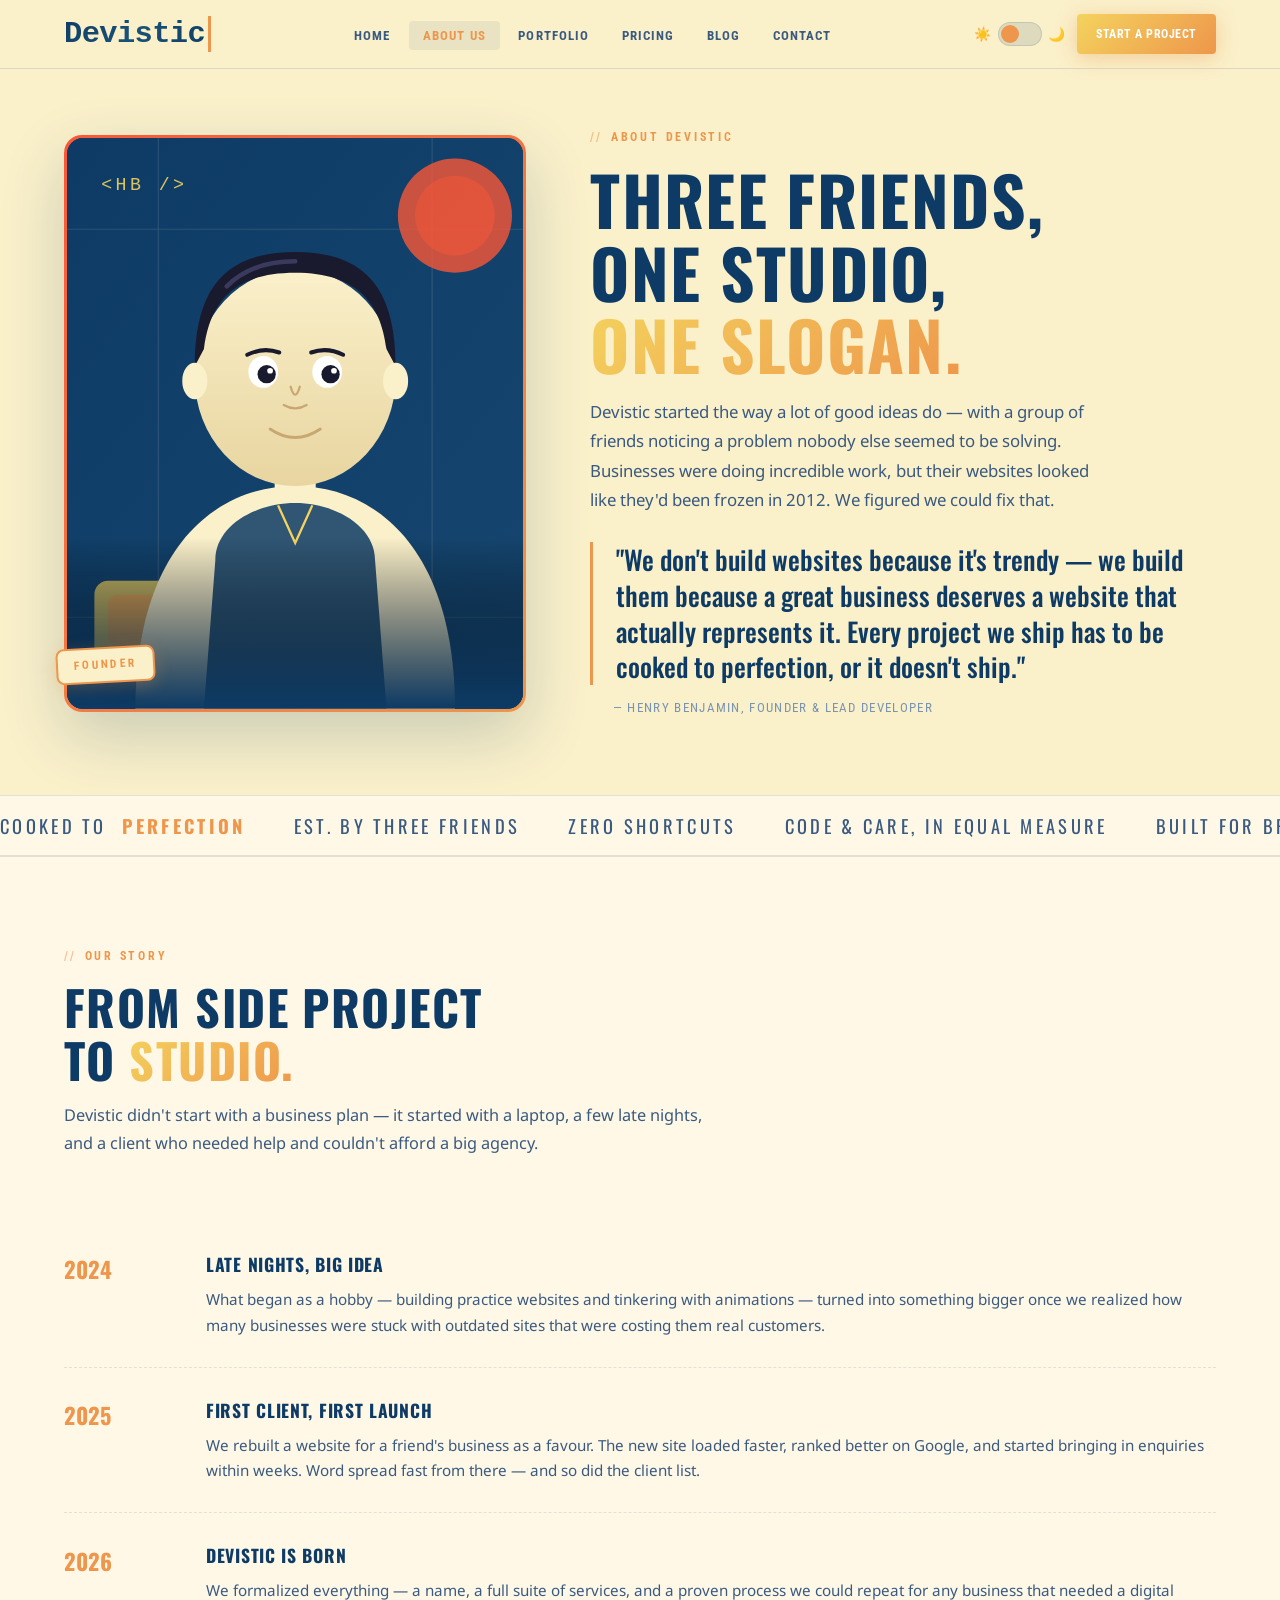
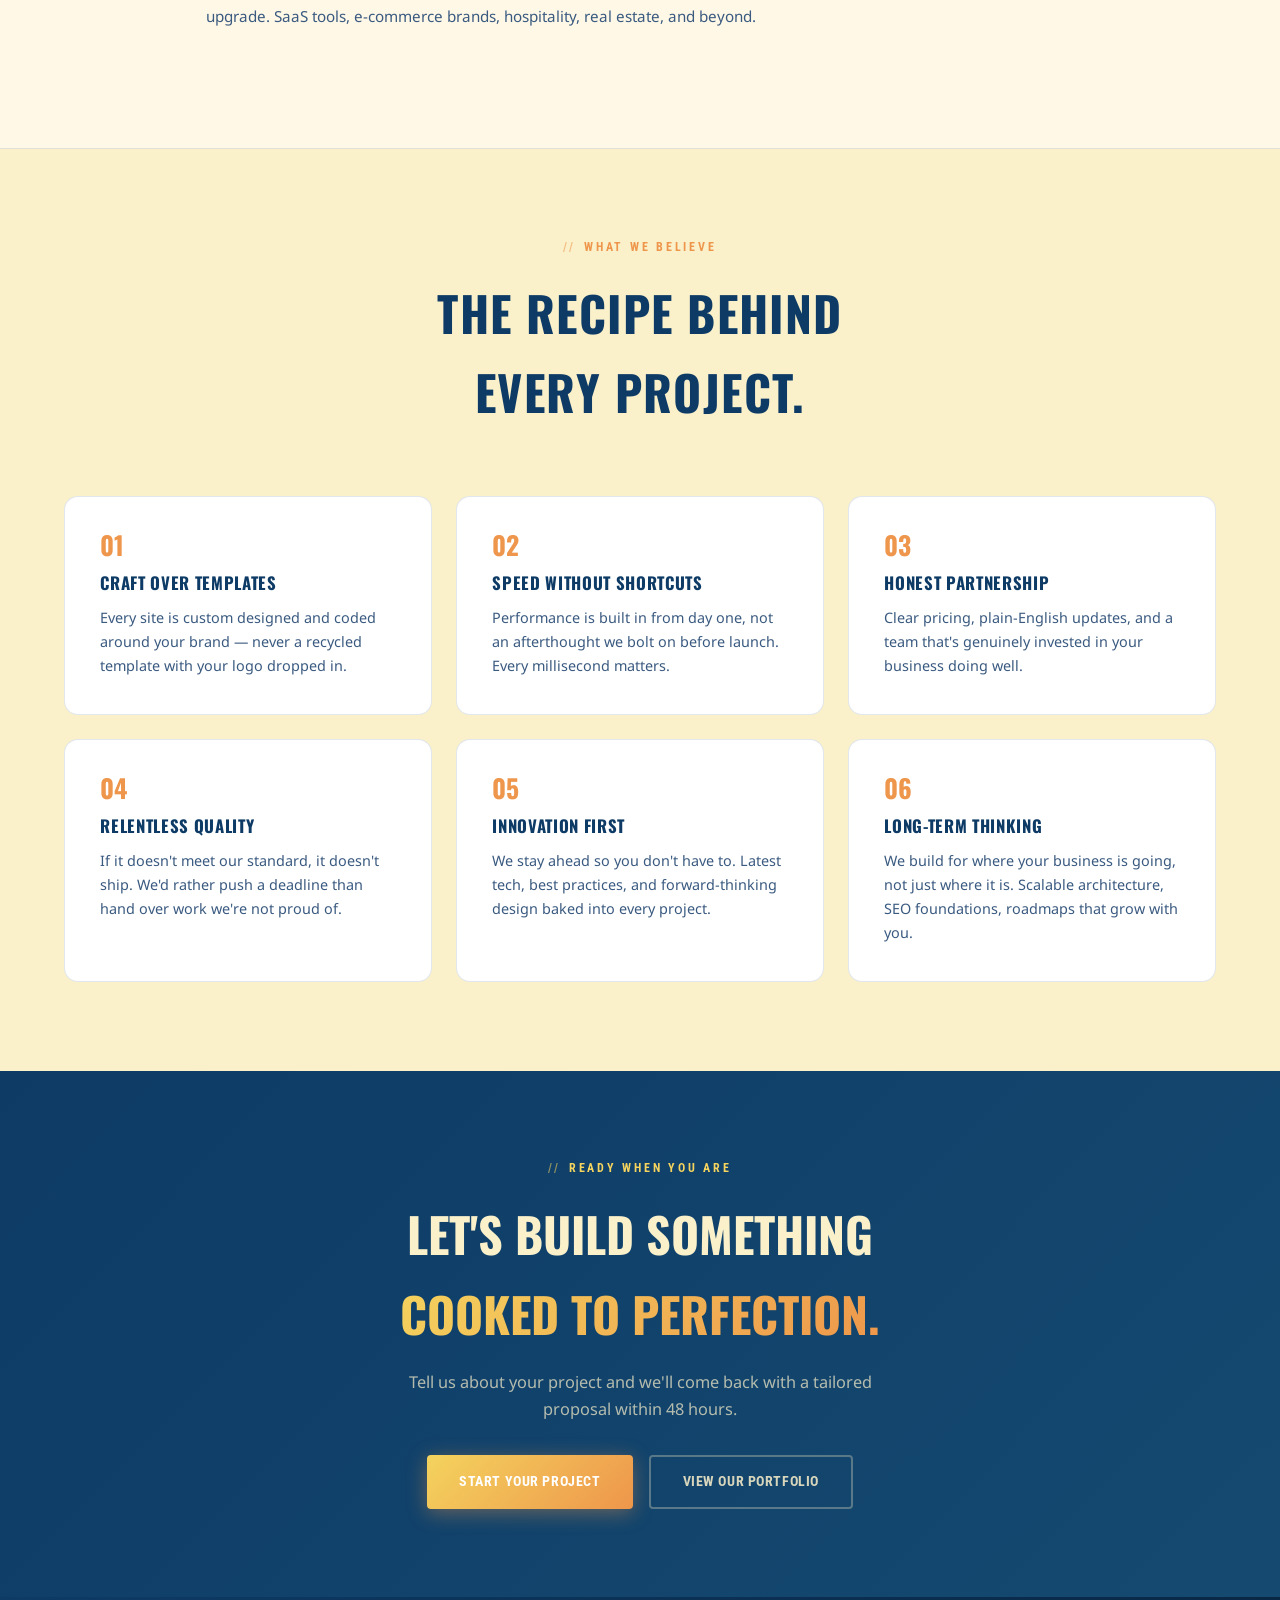
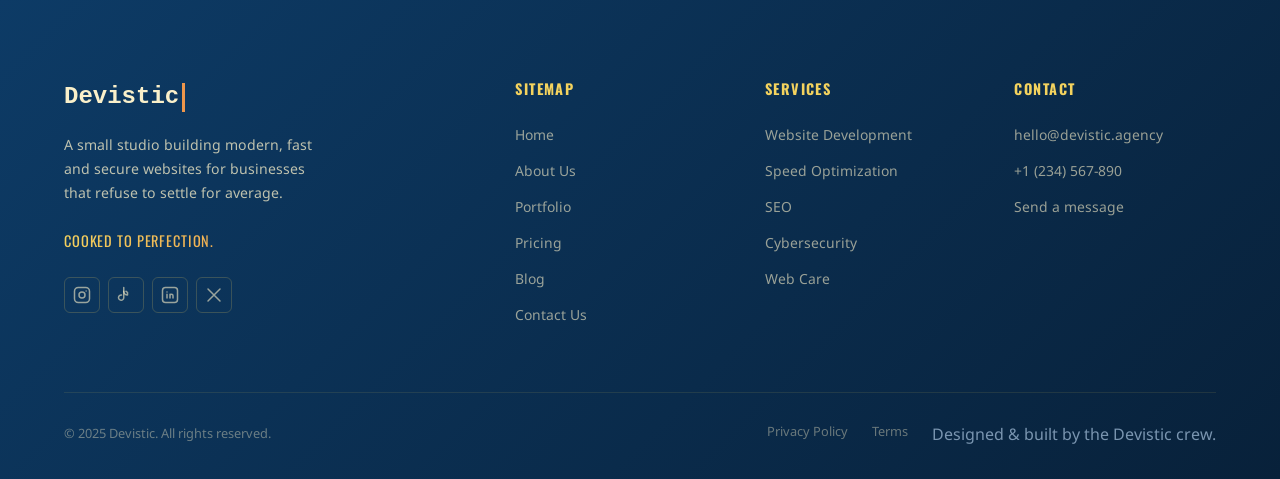
<file: about.html>
<!DOCTYPE html>
<html lang="en">
<head>
  <meta charset="UTF-8" />
  <meta name="viewport" content="width=device-width, initial-scale=1.0" />
  <meta name="description" content="Meet the team behind Devistic — a small studio of ambitious young developers building modern, fast websites for businesses that refuse to blend in." />
  <meta name="keywords" content="Devistic team, Henry Benjamin, web development agency, about us" />
  <title>About Us — Devistic</title>
  <link rel="canonical" href="https://devistic.agency/about" />
  <link rel="icon" href="../assets/icons/favicon.svg" type="image/svg+xml" />
  <link rel="stylesheet" href="style.css" />
  <style>
    .about-hero {
      padding-top: clamp(5rem, 10vw, 8rem);
      padding-bottom: clamp(3rem, 6vw, 5rem);
      overflow: hidden;
      background: var(--bg);
    }
    .about-hero-grid {
      display: grid;
      grid-template-columns: 0.85fr 1.15fr;
      gap: clamp(2.5rem, 5vw, 5rem);
      align-items: center;
    }
    .about-photo { position: relative; }
    .photo-frame {
      position: relative;
      border-radius: 18px;
      padding: 3px;
      background: linear-gradient(135deg, var(--red), var(--orange), var(--yellow), var(--red));
      background-size: 300% 300%;
      animation: gradShift 8s ease infinite;
      box-shadow: 0 24px 64px rgba(13,59,102,0.2);
    }
    .photo-frame-inner {
      border-radius: 16px;
      overflow: hidden;
      background: var(--navy);
      aspect-ratio: 4 / 5;
      display: flex;
      align-items: center;
      justify-content: center;
    }
    .photo-frame-inner svg { width: 100%; height: 100%; display: block; }
    .founder-stamp {
      position: absolute;
      bottom: 1.8rem;
      left: -0.5rem;
      background: var(--bg);
      border: 2px solid var(--orange);
      border-radius: 8px;
      padding: 0.4rem 1rem;
      font-family: var(--font-ui);
      font-size: 0.72rem;
      font-weight: 700;
      letter-spacing: 0.2em;
      text-transform: uppercase;
      color: var(--orange);
      transform: rotate(-3deg);
      box-shadow: 0 4px 16px rgba(238,150,75,0.25);
    }
    .about-eyebrow {
      font-family: var(--font-ui);
      font-size: 0.72rem;
      font-weight: 700;
      letter-spacing: 0.24em;
      text-transform: uppercase;
      color: var(--orange);
      display: flex;
      align-items: center;
      gap: 0.5rem;
      margin-bottom: 1rem;
    }
    .about-eyebrow::before { content: "//"; opacity: 0.55; }
    .about-hero-grid h1 {
      font-family: var(--font-display);
      font-size: clamp(2.4rem, 5.5vw, 4.2rem);
      font-weight: 700;
      line-height: 1.08;
      text-transform: uppercase;
      letter-spacing: 0.02em;
      color: var(--text-1);
      margin-bottom: 1rem;
    }
    .about-hero-grid .lead {
      font-size: 1.05rem;
      color: var(--text-2);
      line-height: 1.75;
      margin-bottom: 1.5rem;
      max-width: 520px;
    }
    .founder-blockquote {
      font-family: var(--font-display);
      font-size: clamp(1.15rem, 2.4vw, 1.65rem);
      font-weight: 500;
      line-height: 1.35;
      text-transform: none;
      letter-spacing: 0;
      color: var(--text-1);
      border-left: 3px solid var(--orange);
      padding-left: 1.4rem;
      margin: 1.75rem 0 0.75rem;
    }
    .founder-cite {
      font-family: var(--font-ui);
      font-size: 0.82rem;
      letter-spacing: 0.1em;
      text-transform: uppercase;
      color: var(--text-3);
      padding-left: 1.4rem;
    }
    .about-marquee {
      overflow: hidden;
      border-top: 1px solid var(--border);
      border-bottom: 1px solid var(--border);
      background: var(--bg-alt);
      padding: 0.9rem 0;
    }
    .about-marquee-track {
      display: flex;
      gap: 3rem;
      white-space: nowrap;
      width: max-content;
      animation: marqueeScroll 28s linear infinite;
      font-family: var(--font-display);
      text-transform: uppercase;
      letter-spacing: 0.18em;
      font-size: clamp(0.85rem, 1.5vw, 1.15rem);
    }
    .about-marquee-track span { display: flex; align-items: center; gap: 0.8em; color: var(--text-2); }
    .about-marquee-track span b { color: var(--orange); font-weight: 700; }
    .story-section {
      background: var(--bg-alt);
      border-top: 1px solid var(--border);
      border-bottom: 1px solid var(--border);
      padding: clamp(3.5rem, 7vw, 6rem) 0;
    }
    .story-head { max-width: 640px; margin-bottom: clamp(2.5rem, 5vw, 4rem); }
    .story-eyebrow {
      font-family: var(--font-ui);
      font-size: 0.72rem;
      font-weight: 700;
      letter-spacing: 0.24em;
      text-transform: uppercase;
      color: var(--orange);
      display: flex;
      align-items: center;
      gap: 0.5rem;
      margin-bottom: 0.85rem;
    }
    .story-eyebrow::before { content: "//"; opacity: 0.55; }
    .story-head h2 {
      font-family: var(--font-display);
      font-size: clamp(1.9rem, 4vw, 3rem);
      font-weight: 700;
      text-transform: uppercase;
      letter-spacing: 0.03em;
      line-height: 1.12;
      color: var(--text-1);
      margin-bottom: 0.85rem;
    }
    .story-head p { font-size: 1.02rem; color: var(--text-2); line-height: 1.75; }
    .timeline { display: flex; flex-direction: column; }
    .timeline-item {
      display: grid;
      grid-template-columns: 110px 1fr;
      gap: 2rem;
      padding: 1.75rem 0;
      border-top: 1px dashed var(--border);
    }
    .timeline-item:first-child { border-top: none; }
    .timeline-year { font-family: var(--font-display); font-size: 1.4rem; font-weight: 700; color: var(--orange); padding-top: 0.1rem; }
    .timeline-item h3 { font-family: var(--font-display); font-size: 1.1rem; font-weight: 700; text-transform: uppercase; letter-spacing: 0.04em; color: var(--text-1); margin-bottom: 0.5rem; }
    .timeline-item p { font-size: 0.95rem; color: var(--text-2); line-height: 1.7; margin: 0; }
    .values-section { padding: clamp(3.5rem, 7vw, 6rem) 0; }
    .values-head { text-align: center; max-width: 580px; margin: 0 auto clamp(2.5rem, 5vw, 4rem); }
    .values-head h2 { font-family: var(--font-display); font-size: clamp(1.9rem, 4vw, 3rem); font-weight: 700; text-transform: uppercase; letter-spacing: 0.03em; color: var(--text-1); margin-bottom: 0.5rem; }
    .values-grid { display: grid; grid-template-columns: repeat(3, 1fr); gap: 1.5rem; }
    .value-card {
      background: var(--card-bg);
      border: 1px solid var(--border);
      border-radius: 14px;
      padding: clamp(1.6rem, 3vw, 2.2rem);
      transition: transform 0.4s, border-color 0.35s, box-shadow 0.4s;
    }
    .value-card:hover { transform: translateY(-6px); border-color: var(--orange); box-shadow: 0 20px 48px rgba(13,59,102,0.12); }
    .value-num { font-family: var(--font-display); font-size: 1.6rem; font-weight: 700; color: var(--orange); display: block; margin-bottom: 0.75rem; line-height: 1; }
    .value-card h3 { font-family: var(--font-display); font-size: 1.05rem; font-weight: 700; text-transform: uppercase; letter-spacing: 0.04em; color: var(--text-1); margin-bottom: 0.55rem; }
    .value-card p { font-size: 0.9rem; color: var(--text-2); line-height: 1.68; margin: 0; }
    .about-cta {
      background: var(--navy);
      padding: clamp(3.5rem, 7vw, 5.5rem) 0;
      position: relative;
      overflow: hidden;
      text-align: center;
    }
    .about-cta::before {
      content: '';
      position: absolute;
      inset: 0;
      background: linear-gradient(135deg, #0d3b66 0%, #1a5276 50%, #0d3b66 100%);
      background-size: 400%;
      animation: bgShift 10s ease infinite;
    }
    .about-cta-inner { position: relative; z-index: 1; }
    .eyebrow-cta {
      font-family: var(--font-ui);
      font-size: 0.72rem;
      font-weight: 700;
      letter-spacing: 0.24em;
      text-transform: uppercase;
      color: var(--yellow);
      display: flex;
      align-items: center;
      gap: 0.5rem;
      justify-content: center;
      margin-bottom: 1rem;
    }
    .eyebrow-cta::before { content: "//"; opacity: 0.55; }
    .about-cta h2 { font-family: var(--font-display); font-size: clamp(1.9rem, 4vw, 3rem); font-weight: 700; text-transform: uppercase; color: var(--cream); margin-bottom: 1rem; }
    .about-cta p { color: rgba(250,240,202,0.7); font-size: 1.02rem; max-width: 480px; margin: 0 auto 2rem; }
    .about-cta-btns { display: flex; gap: 1rem; justify-content: center; flex-wrap: wrap; }
    @media (max-width: 900px) {
      .about-hero-grid { grid-template-columns: 1fr; }
      .photo-frame-inner { aspect-ratio: 16/10; max-width: 420px; margin: 0 auto; }
      .values-grid { grid-template-columns: repeat(2, 1fr); }
    }
    @media (max-width: 640px) {
      .timeline-item { grid-template-columns: 1fr; gap: 0.5rem; }
      .values-grid { grid-template-columns: 1fr; }
    }
  </style>
</head>
<body>

  <nav class="navbar" role="navigation" aria-label="Main navigation">
    <div class="nav-inner">
      <a href="index.html" class="nav-logo" aria-label="Devistic home">
        <span class="logo-name">Devistic</span><span class="cursor" aria-hidden="true"></span>
      </a>
      <ul class="nav-links" role="list">
        <li><a href="index.html">Home</a></li>
        <li><a href="about.html" class="active" aria-current="page">About Us</a></li>
        <li><a href="portfolio.html">Portfolio</a></li>
        <li><a href="pricing.html">Pricing</a></li>
        <li><a href="blog.html">Blog</a></li>
        <li><a href="contact.html">Contact</a></li>
      </ul>
      <div class="nav-actions">
        <div class="theme-toggle-wrap">
          <span class="theme-icon" aria-hidden="true">☀️</span>
          <button class="theme-toggle" id="theme-toggle" aria-label="Switch theme"></button>
          <span class="theme-icon" aria-hidden="true">🌙</span>
        </div>
        <a href="contact.html" class="btn btn-primary" style="font-size:0.78rem;padding:0.6rem 1.2rem;">Start a project</a>
        <button class="nav-hamburger" aria-label="Open menu" aria-expanded="false">
          <span></span><span></span><span></span>
        </button>
      </div>
    </div>
  </nav>

  <header class="about-hero">
    <div class="container about-hero-grid">

      <div class="about-photo reveal from-left">
        <div class="photo-frame">
          <div class="photo-frame-inner">
            <svg viewBox="0 0 400 500" xmlns="http://www.w3.org/2000/svg" role="img" aria-labelledby="founderTitle">
              <title id="founderTitle">Portrait of Henry Benjamin, founder of Devistic</title>
              <defs>
                <linearGradient id="avatarBg" x1="0" y1="0" x2="1" y2="1">
                  <stop offset="0%" stop-color="#0d3b66"/>
                  <stop offset="100%" stop-color="#16466f"/>
                </linearGradient>
                <linearGradient id="skinGrad" x1="0" y1="0" x2="0" y2="1">
                  <stop offset="0%" stop-color="#FAF0CA"/>
                  <stop offset="100%" stop-color="#e8d5a0"/>
                </linearGradient>
                <linearGradient id="fadeBottom" x1="0" y1="0" x2="0" y2="1">
                  <stop offset="70%" stop-color="transparent"/>
                  <stop offset="100%" stop-color="#0d3b66"/>
                </linearGradient>
              </defs>
              <rect width="400" height="500" fill="url(#avatarBg)"/>
              <g opacity="0.12" stroke="#faf0ca" stroke-width="1">
                <line x1="0" y1="80" x2="400" y2="80"/>
                <line x1="0" y1="420" x2="400" y2="420"/>
                <line x1="80" y1="0" x2="80" y2="500"/>
                <line x1="320" y1="0" x2="320" y2="500"/>
              </g>
              <circle cx="340" cy="68" r="50" fill="#f95738" opacity="0.8"/>
              <circle cx="340" cy="68" r="35" fill="#f95738" opacity="0.5"/>
              <rect x="24" y="388" width="70" height="70" rx="12" fill="#f4d35e" opacity="0.8"/>
              <rect x="36" y="400" width="46" height="46" rx="8" fill="#ee964b" opacity="0.6"/>
              <path d="M60 500 C60 360 130 305 200 305 C270 305 340 360 340 500 Z" fill="#faf0ca"/>
              <path d="M130 370 C130 340 165 320 200 320 C235 320 270 340 270 370 L280 500 L120 500 Z" fill="#0d3b66" opacity="0.85"/>
              <path d="M185 322 L200 355 L215 322" fill="none" stroke="#f4d35e" stroke-width="2"/>
              <rect x="182" y="280" width="36" height="40" rx="8" fill="#FAF0CA"/>
              <ellipse cx="200" cy="210" rx="88" ry="95" fill="url(#skinGrad)"/>
              <path d="M112 200 C112 130 140 100 200 100 C260 100 288 130 288 200 L280 185 C275 145 255 118 200 118 C145 118 125 145 120 185 Z" fill="#1a1a2e"/>
              <path d="M140 130 C155 115 175 108 200 108" stroke="#3a3a5e" stroke-width="4" fill="none" stroke-linecap="round"/>
              <ellipse cx="172" cy="205" rx="13" ry="14" fill="white"/>
              <ellipse cx="228" cy="205" rx="13" ry="14" fill="white"/>
              <circle cx="175" cy="207" r="8" fill="#1a1a2e"/>
              <circle cx="231" cy="207" r="8" fill="#1a1a2e"/>
              <circle cx="178" cy="204" r="2.5" fill="white"/>
              <circle cx="234" cy="204" r="2.5" fill="white"/>
              <path d="M158 190 Q172 183 186 188" stroke="#1a1a2e" stroke-width="3.5" fill="none" stroke-linecap="round"/>
              <path d="M214 188 Q228 183 242 190" stroke="#1a1a2e" stroke-width="3.5" fill="none" stroke-linecap="round"/>
              <path d="M196 218 Q200 232 204 218" stroke="#c8a870" stroke-width="2" fill="none" stroke-linecap="round"/>
              <path d="M190 234 Q200 240 210 234" stroke="#c8a870" stroke-width="2" fill="none" stroke-linecap="round"/>
              <path d="M178 255 Q200 270 222 255" stroke="#c8a870" stroke-width="2.5" fill="none" stroke-linecap="round"/>
              <ellipse cx="112" cy="213" rx="11" ry="16" fill="#FAF0CA"/>
              <ellipse cx="288" cy="213" rx="11" ry="16" fill="#FAF0CA"/>
              <text x="30" y="46" fill="#f4d35e" font-family="Courier New, monospace" font-size="16" letter-spacing="3" opacity="0.9">&lt;HB /&gt;</text>
              <rect width="400" height="500" fill="url(#fadeBottom)"/>
            </svg>
          </div>
        </div>
        <span class="founder-stamp">Founder</span>
      </div>

      <div class="about-copy reveal from-right">
        <span class="about-eyebrow">About Devistic</span>
        <h1>Three friends,<br>one studio,<br><span class="grad-text">one slogan.</span></h1>
        <p class="lead">Devistic started the way a lot of good ideas do — with a group of friends noticing a problem nobody else seemed to be solving. Businesses were doing incredible work, but their websites looked like they'd been frozen in 2012. We figured we could fix that.</p>
        <blockquote class="founder-blockquote">
          "We don't build websites because it's trendy — we build them because a great business deserves a website that actually represents it. Every project we ship has to be cooked to perfection, or it doesn't ship."
        </blockquote>
        <p class="founder-cite">— Henry Benjamin, Founder &amp; Lead Developer</p>
      </div>

    </div>
  </header>

  <div class="about-marquee" aria-hidden="true">
    <div class="about-marquee-track">
      <span>Cooked to <b>perfection</b></span>
      <span>Est. by three friends</span>
      <span>Zero shortcuts</span>
      <span>Code &amp; care, in equal measure</span>
      <span>Built for brands that mean business</span>
      <span>Cooked to <b>perfection</b></span>
      <span>Est. by three friends</span>
      <span>Zero shortcuts</span>
      <span>Code &amp; care, in equal measure</span>
      <span>Built for brands that mean business</span>
    </div>
  </div>

  <section class="story-section" aria-labelledby="story-heading">
    <div class="container">
      <div class="story-head reveal">
        <span class="story-eyebrow">Our story</span>
        <h2 id="story-heading">From side project<br>to <span class="grad-text">studio.</span></h2>
        <p>Devistic didn't start with a business plan — it started with a laptop, a few late nights, and a client who needed help and couldn't afford a big agency.</p>
      </div>
      <div class="timeline">
        <div class="timeline-item reveal">
          <span class="timeline-year">2024</span>
          <div>
            <h3>Late nights, big idea</h3>
            <p>What began as a hobby — building practice websites and tinkering with animations — turned into something bigger once we realized how many businesses were stuck with outdated sites that were costing them real customers.</p>
          </div>
        </div>
        <div class="timeline-item reveal">
          <span class="timeline-year">2025</span>
          <div>
            <h3>First client, first launch</h3>
            <p>We rebuilt a website for a friend's business as a favour. The new site loaded faster, ranked better on Google, and started bringing in enquiries within weeks. Word spread fast from there — and so did the client list.</p>
          </div>
        </div>
        <div class="timeline-item reveal">
          <span class="timeline-year">2026</span>
          <div>
            <h3>Devistic is born</h3>
            <p>We formalized everything — a name, a full suite of services, and a proven process we could repeat for any business that needed a digital upgrade. SaaS tools, e-commerce brands, hospitality, real estate, and beyond.</p>
          </div>
        </div>
      </div>
    </div>
  </section>

  <section class="values-section" aria-labelledby="values-heading">
    <div class="container">
      <div class="values-head reveal">
        <span class="about-eyebrow" style="justify-content:center;">What we believe</span>
        <h2 id="values-heading">The recipe behind<br>every project.</h2>
      </div>
      <div class="values-grid">
        <div class="value-card reveal delay-1">
          <span class="value-num">01</span>
          <h3>Craft over templates</h3>
          <p>Every site is custom designed and coded around your brand — never a recycled template with your logo dropped in.</p>
        </div>
        <div class="value-card reveal delay-2">
          <span class="value-num">02</span>
          <h3>Speed without shortcuts</h3>
          <p>Performance is built in from day one, not an afterthought we bolt on before launch. Every millisecond matters.</p>
        </div>
        <div class="value-card reveal delay-3">
          <span class="value-num">03</span>
          <h3>Honest partnership</h3>
          <p>Clear pricing, plain-English updates, and a team that's genuinely invested in your business doing well.</p>
        </div>
        <div class="value-card reveal delay-1">
          <span class="value-num">04</span>
          <h3>Relentless quality</h3>
          <p>If it doesn't meet our standard, it doesn't ship. We'd rather push a deadline than hand over work we're not proud of.</p>
        </div>
        <div class="value-card reveal delay-2">
          <span class="value-num">05</span>
          <h3>Innovation first</h3>
          <p>We stay ahead so you don't have to. Latest tech, best practices, and forward-thinking design baked into every project.</p>
        </div>
        <div class="value-card reveal delay-3">
          <span class="value-num">06</span>
          <h3>Long-term thinking</h3>
          <p>We build for where your business is going, not just where it is. Scalable architecture, SEO foundations, roadmaps that grow with you.</p>
        </div>
      </div>
    </div>
  </section>

  <section class="about-cta" aria-label="Call to action">
    <div class="container about-cta-inner">
      <div class="reveal">
        <span class="eyebrow-cta">Ready when you are</span>
        <h2>Let's build something<br><span class="grad-text">cooked to perfection.</span></h2>
        <p>Tell us about your project and we'll come back with a tailored proposal within 48 hours.</p>
        <div class="about-cta-btns">
          <a href="contact.html" class="btn btn-primary">Start your project</a>
          <a href="portfolio.html" class="btn btn-outline" style="color:rgba(250,240,202,0.85);border-color:rgba(250,240,202,0.3);">View our portfolio</a>
        </div>
      </div>
    </div>
  </section>

  <footer class="footer" role="contentinfo">
    <div class="container">
      <div class="footer-grid">
        <div class="footer-brand">
          <div class="logo">Devistic<span class="cursor" aria-hidden="true"></span></div>
          <p>A small studio building modern, fast and secure websites for businesses that refuse to settle for average.</p>
          <p class="grad-text" style="font-family:var(--font-display);text-transform:uppercase;letter-spacing:0.06em;font-size:0.9rem;margin-top:0.5rem;">Cooked to perfection.</p>
          <div class="social-links" style="margin-top:1.2rem;">
            <a href="#" class="social-link" aria-label="Instagram">
              <svg viewBox="0 0 24 24" fill="none" stroke="currentColor" stroke-width="2" stroke-linecap="round" stroke-linejoin="round" width="18" height="18"><rect x="2" y="2" width="20" height="20" rx="5"/><circle cx="12" cy="12" r="4"/><circle cx="17.5" cy="6.5" r="1" fill="currentColor" stroke="none"/></svg>
            </a>
            <a href="#" class="social-link" aria-label="TikTok">
              <svg viewBox="0 0 24 24" fill="none" stroke="currentColor" stroke-width="2" stroke-linecap="round" stroke-linejoin="round" width="18" height="18"><path d="M9 2v13.5a3.5 3.5 0 1 1-3-3.46"/><path d="M9 7a5 5 0 0 0 5 5V8.5A5 5 0 0 1 12 7"/></svg>
            </a>
            <a href="#" class="social-link" aria-label="LinkedIn">
              <svg viewBox="0 0 24 24" fill="none" stroke="currentColor" stroke-width="2" stroke-linecap="round" stroke-linejoin="round" width="18" height="18"><rect x="2" y="2" width="20" height="20" rx="4"/><path d="M8 11v5M8 8v.01M12 16v-5M16 16v-3a2 2 0 0 0-4 0"/></svg>
            </a>
            <a href="#" class="social-link" aria-label="Twitter / X">
              <svg viewBox="0 0 24 24" fill="none" stroke="currentColor" stroke-width="2" stroke-linecap="round" stroke-linejoin="round" width="18" height="18"><path d="M4 4l16 16M4 20L20 4"/></svg>
            </a>
          </div>
        </div>
        <div class="footer-col">
          <h4>Sitemap</h4>
          <ul>
            <li><a href="index.html">Home</a></li>
            <li><a href="about.html">About Us</a></li>
            <li><a href="portfolio.html">Portfolio</a></li>
            <li><a href="pricing.html">Pricing</a></li>
            <li><a href="blog.html">Blog</a></li>
            <li><a href="contact.html">Contact Us</a></li>
          </ul>
        </div>
        <div class="footer-col">
          <h4>Services</h4>
          <ul>
            <li><a href="pricing.html">Website Development</a></li>
            <li><a href="pricing.html">Speed Optimization</a></li>
            <li><a href="pricing.html">SEO</a></li>
            <li><a href="pricing.html">Cybersecurity</a></li>
            <li><a href="pricing.html">Web Care</a></li>
          </ul>
        </div>
        <div class="footer-col">
          <h4>Contact</h4>
          <ul>
            <li><a href="mailto:hello@devistic.agency">hello@devistic.agency</a></li>
            <li><a href="tel:+1234567890">+1 (234) 567-890</a></li>
            <li><a href="contact.html">Send a message</a></li>
          </ul>
        </div>
      </div>
      <div class="footer-bottom">
        <p>© 2025 Devistic. All rights reserved.</p>
        <div style="display:flex;gap:1.5rem;">
          <a href="#">Privacy Policy</a>
          <a href="#">Terms</a>
          <span style="color:var(--text-3);">Designed &amp; built by the Devistic crew.</span>
        </div>
      </div>
    </div>
  </footer>

  <button id="scroll-top" aria-label="Scroll to top">↑</button>
  <script src="main.js"></script>
</body>
</html>
</file>
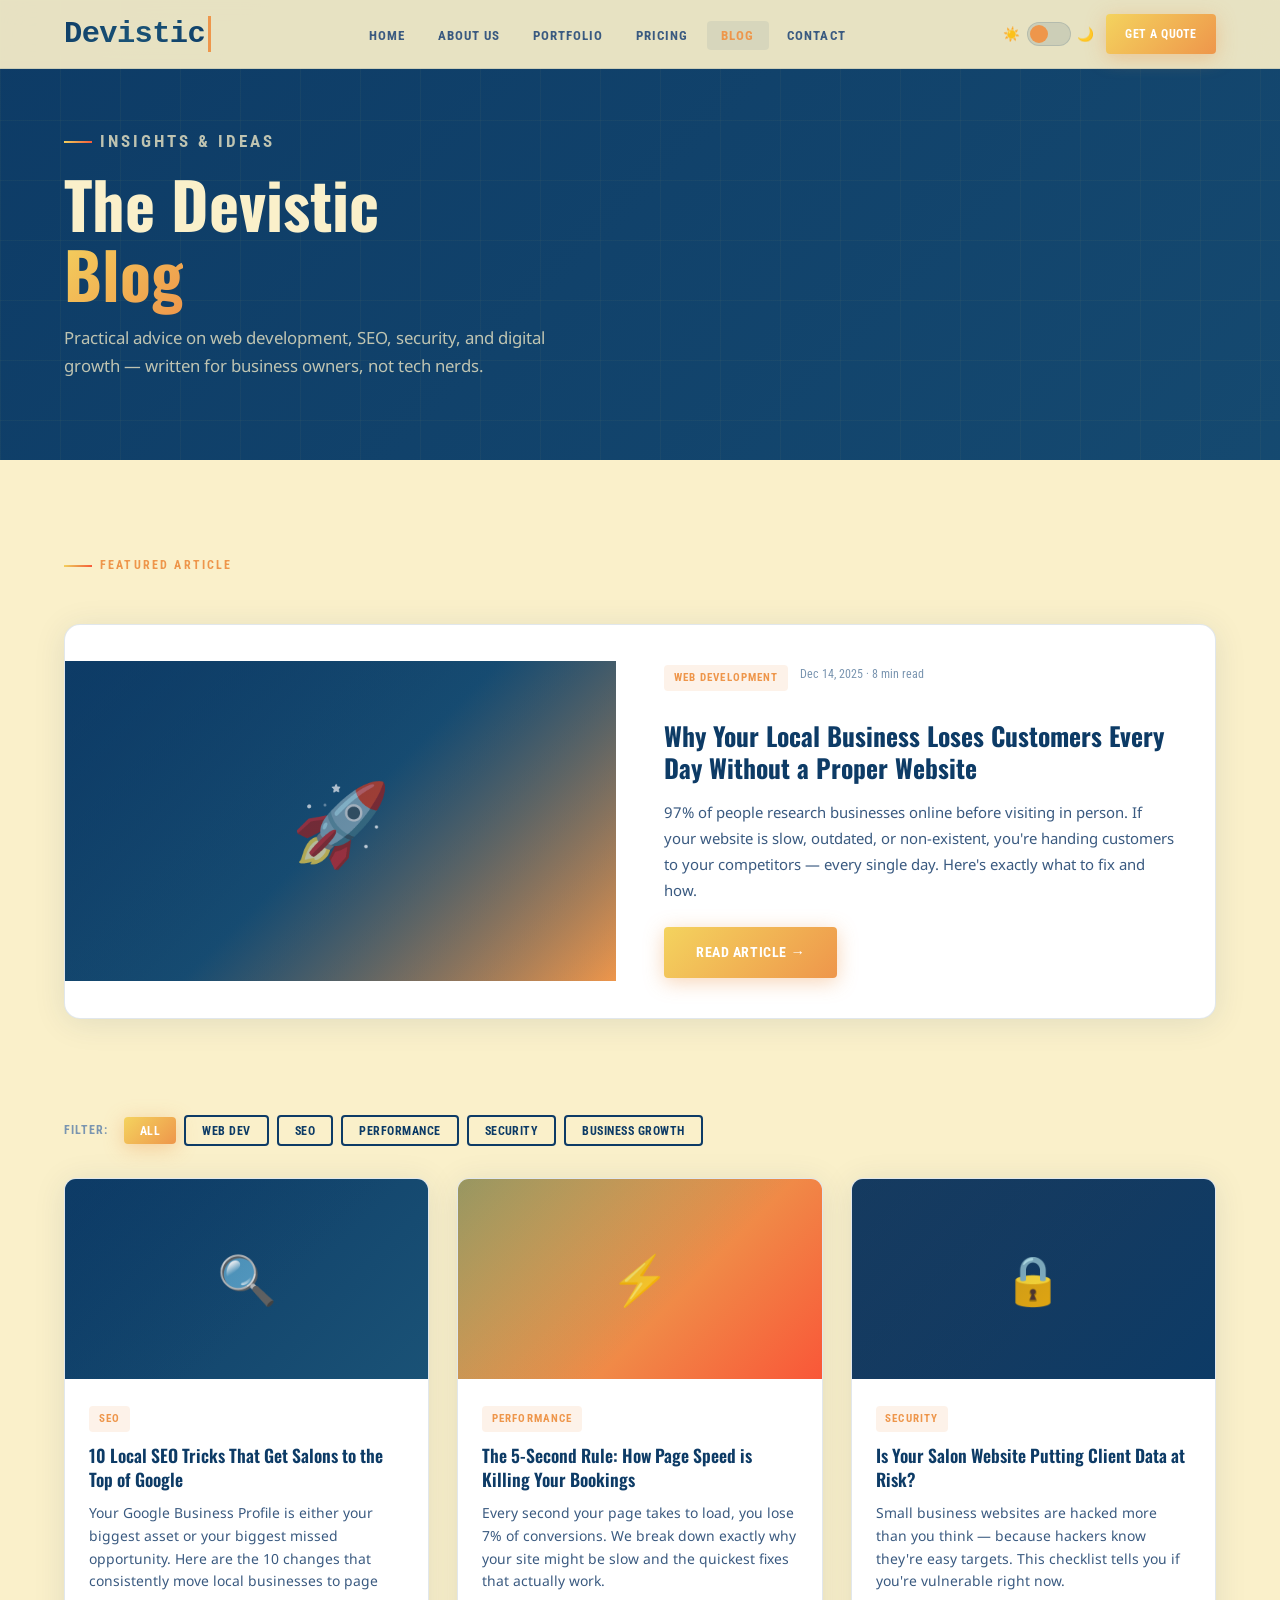
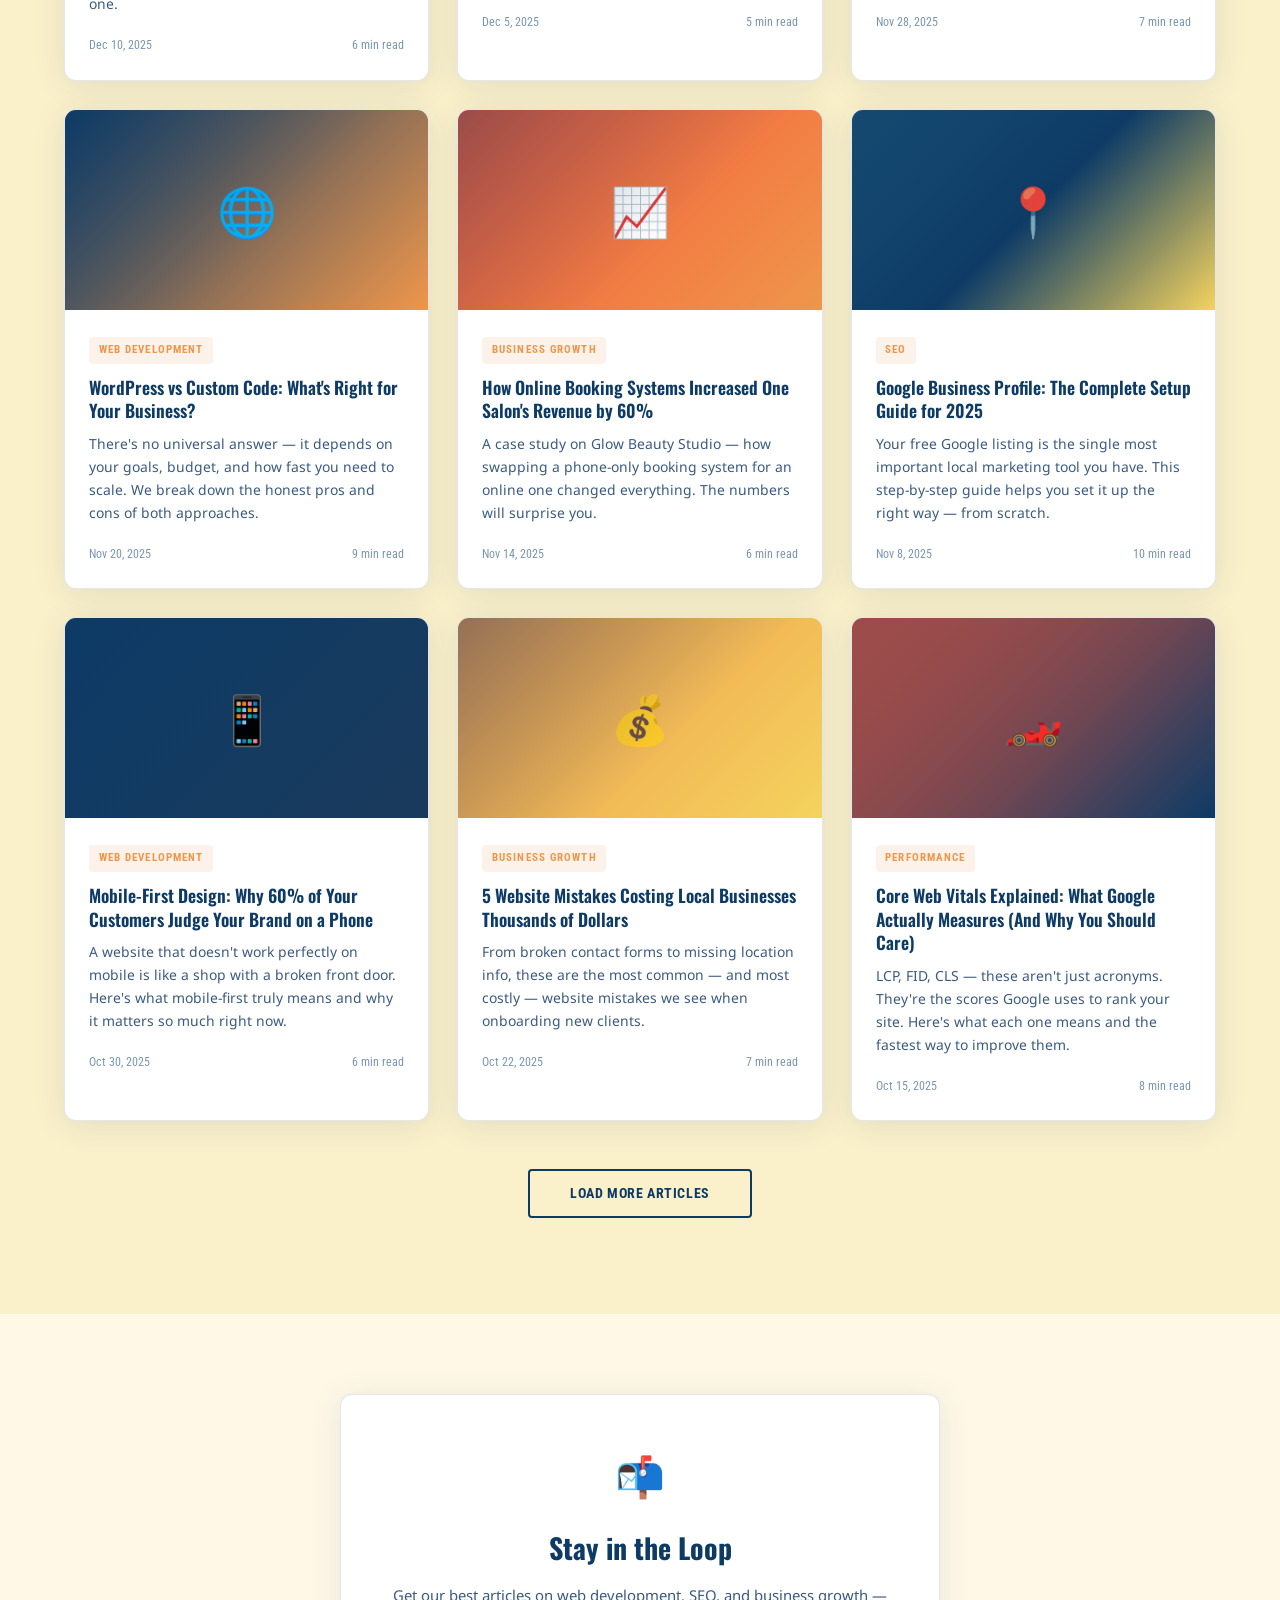
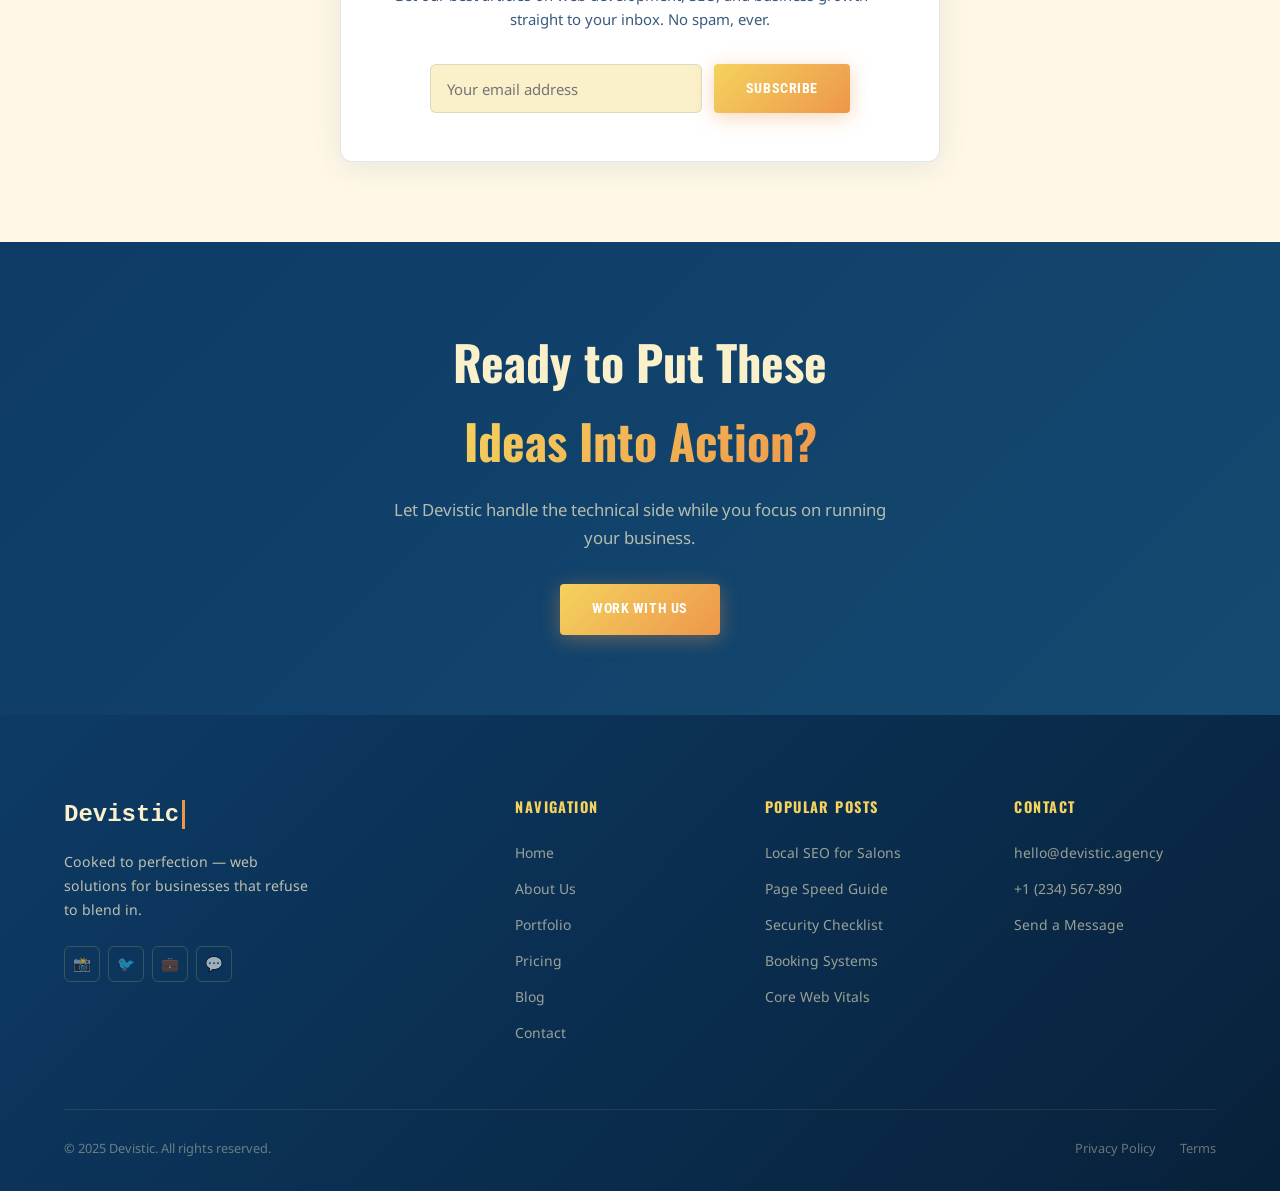
<file: blog.html>
<!DOCTYPE html>
<html lang="en">
<head>
  <meta charset="UTF-8" />
  <meta name="viewport" content="width=device-width, initial-scale=1.0" />
  <meta name="description" content="The Devistic Blog — expert articles on web development, SEO, speed optimization, cybersecurity, and digital growth for local businesses." />
  <meta name="keywords" content="web development blog, SEO tips, website speed, cybersecurity, local business digital marketing, Devistic blog" />
  <title>Blog — Devistic</title>
  <link rel="canonical" href="https://devistic.agency/blog" />
  <link rel="icon" href="../assets/icons/favicon.svg" type="image/svg+xml" />
  <link rel="stylesheet" href="style.css" />
</head>
<body>

  <nav class="navbar" role="navigation">
    <div class="nav-inner">
      <a href="index.html" class="nav-logo"><span class="logo-name">Devistic</span><span class="cursor"></span></a>
      <ul class="nav-links">
        <li><a href="index.html">Home</a></li>
        <li><a href="about.html">About Us</a></li>
        <li><a href="portfolio.html">Portfolio</a></li>
        <li><a href="pricing.html">Pricing</a></li>
        <li><a href="blog.html" class="active">Blog</a></li>
        <li><a href="contact.html">Contact</a></li>
      </ul>
      <div class="nav-actions">
        <div class="theme-toggle-wrap">
          <span class="theme-icon">☀️</span>
          <button class="theme-toggle" id="theme-toggle" aria-label="Switch theme"></button>
          <span class="theme-icon">🌙</span>
        </div>
        <a href="contact.html" class="btn btn-primary" style="font-size:0.78rem;padding:0.6rem 1.2rem;">Get a Quote</a>
        <button class="nav-hamburger" aria-label="Open menu" aria-expanded="false"><span></span><span></span><span></span></button>
      </div>
    </div>
  </nav>

  <!-- Page Hero -->
  <section class="page-hero">
    <div class="container page-hero-content">
      <div class="reveal">
        <p class="section-label">Insights & Ideas</p>
        <h1>The Devistic<br><span class="grad-text">Blog</span></h1>
        <p>Practical advice on web development, SEO, security, and digital growth — written for business owners, not tech nerds.</p>
      </div>
    </div>
  </section>

  <!-- Featured Post -->
  <section class="section-pad">
    <div class="container">
      <div class="reveal" style="margin-bottom:3rem;">
        <p class="section-label">Featured Article</p>
      </div>
      <div class="card reveal" style="display:grid;grid-template-columns:1fr 1fr;gap:3rem;align-items:center;padding:0;overflow:hidden;border-radius:16px;">
        <div style="height:320px;background:linear-gradient(135deg,#0D3B66,#1a5276,#EE964B);display:flex;align-items:center;justify-content:center;font-size:5rem;position:relative;">
          🚀
          <div style="position:absolute;inset:0;background:linear-gradient(135deg,rgba(13,59,102,0.6),transparent);"></div>
        </div>
        <div style="padding:2.5rem 2.5rem 2.5rem 0;">
          <div style="display:flex;gap:0.75rem;margin-bottom:1rem;flex-wrap:wrap;">
            <span class="blog-tag">Web Development</span>
            <span style="font-family:var(--font-ui);font-size:0.72rem;color:var(--text-3);">Dec 14, 2025 · 8 min read</span>
          </div>
          <h2 style="font-family:var(--font-display);font-size:1.6rem;font-weight:700;color:var(--text-1);line-height:1.25;margin-bottom:1rem;">Why Your Local Business Loses Customers Every Day Without a Proper Website</h2>
          <p style="font-size:0.93rem;color:var(--text-2);line-height:1.75;margin-bottom:1.5rem;">97% of people research businesses online before visiting in person. If your website is slow, outdated, or non-existent, you're handing customers to your competitors — every single day. Here's exactly what to fix and how.</p>
          <a href="#" class="btn btn-primary">Read Article →</a>
        </div>
      </div>
    </div>
  </section>

  <!-- Category Filter -->
  <section style="padding:0 0 2rem;">
    <div class="container">
      <div class="reveal" style="display:flex;gap:0.5rem;flex-wrap:wrap;align-items:center;">
        <span style="font-family:var(--font-ui);font-size:0.78rem;font-weight:700;color:var(--text-3);letter-spacing:0.08em;text-transform:uppercase;margin-right:0.5rem;">Filter:</span>
        <button class="btn btn-primary" style="padding:0.4rem 1rem;font-size:0.75rem;" onclick="filterBlog('all',this)">All</button>
        <button class="btn btn-outline" style="padding:0.4rem 1rem;font-size:0.75rem;" onclick="filterBlog('web-dev',this)">Web Dev</button>
        <button class="btn btn-outline" style="padding:0.4rem 1rem;font-size:0.75rem;" onclick="filterBlog('seo',this)">SEO</button>
        <button class="btn btn-outline" style="padding:0.4rem 1rem;font-size:0.75rem;" onclick="filterBlog('speed',this)">Performance</button>
        <button class="btn btn-outline" style="padding:0.4rem 1rem;font-size:0.75rem;" onclick="filterBlog('security',this)">Security</button>
        <button class="btn btn-outline" style="padding:0.4rem 1rem;font-size:0.75rem;" onclick="filterBlog('business',this)">Business Growth</button>
      </div>
    </div>
  </section>

  <!-- Blog Grid -->
  <section style="padding:0 0 6rem;">
    <div class="container">
      <div class="blog-grid" id="blog-grid">

        <article class="blog-card reveal delay-1" data-cat="seo">
          <div class="blog-thumb" style="background:linear-gradient(135deg,#0d3b66,#1a5276);">🔍</div>
          <div class="blog-body">
            <span class="blog-tag">SEO</span>
            <h3 class="blog-title">10 Local SEO Tricks That Get Salons to the Top of Google</h3>
            <p class="blog-excerpt">Your Google Business Profile is either your biggest asset or your biggest missed opportunity. Here are the 10 changes that consistently move local businesses to page one.</p>
            <div class="blog-meta">
              <span>Dec 10, 2025</span>
              <span>6 min read</span>
            </div>
          </div>
        </article>

        <article class="blog-card reveal delay-2" data-cat="speed">
          <div class="blog-thumb" style="background:linear-gradient(135deg,#F4D35E,#EE964B,#F95738);">⚡</div>
          <div class="blog-body">
            <span class="blog-tag">Performance</span>
            <h3 class="blog-title">The 5-Second Rule: How Page Speed is Killing Your Bookings</h3>
            <p class="blog-excerpt">Every second your page takes to load, you lose 7% of conversions. We break down exactly why your site might be slow and the quickest fixes that actually work.</p>
            <div class="blog-meta">
              <span>Dec 5, 2025</span>
              <span>5 min read</span>
            </div>
          </div>
        </article>

        <article class="blog-card reveal delay-3" data-cat="security">
          <div class="blog-thumb" style="background:linear-gradient(135deg,#1a3a5c,#0d3b66);">🔒</div>
          <div class="blog-body">
            <span class="blog-tag">Security</span>
            <h3 class="blog-title">Is Your Salon Website Putting Client Data at Risk?</h3>
            <p class="blog-excerpt">Small business websites are hacked more than you think — because hackers know they're easy targets. This checklist tells you if you're vulnerable right now.</p>
            <div class="blog-meta">
              <span>Nov 28, 2025</span>
              <span>7 min read</span>
            </div>
          </div>
        </article>

        <article class="blog-card reveal delay-1" data-cat="web-dev">
          <div class="blog-thumb" style="background:linear-gradient(135deg,#0d3b66,#EE964B);">🌐</div>
          <div class="blog-body">
            <span class="blog-tag">Web Development</span>
            <h3 class="blog-title">WordPress vs Custom Code: What's Right for Your Business?</h3>
            <p class="blog-excerpt">There's no universal answer — it depends on your goals, budget, and how fast you need to scale. We break down the honest pros and cons of both approaches.</p>
            <div class="blog-meta">
              <span>Nov 20, 2025</span>
              <span>9 min read</span>
            </div>
          </div>
        </article>

        <article class="blog-card reveal delay-2" data-cat="business">
          <div class="blog-thumb" style="background:linear-gradient(135deg,#F95738,#EE964B);">📈</div>
          <div class="blog-body">
            <span class="blog-tag">Business Growth</span>
            <h3 class="blog-title">How Online Booking Systems Increased One Salon's Revenue by 60%</h3>
            <p class="blog-excerpt">A case study on Glow Beauty Studio — how swapping a phone-only booking system for an online one changed everything. The numbers will surprise you.</p>
            <div class="blog-meta">
              <span>Nov 14, 2025</span>
              <span>6 min read</span>
            </div>
          </div>
        </article>

        <article class="blog-card reveal delay-3" data-cat="seo">
          <div class="blog-thumb" style="background:linear-gradient(135deg,#1a5276,#0d3b66,#F4D35E);">📍</div>
          <div class="blog-body">
            <span class="blog-tag">SEO</span>
            <h3 class="blog-title">Google Business Profile: The Complete Setup Guide for 2025</h3>
            <p class="blog-excerpt">Your free Google listing is the single most important local marketing tool you have. This step-by-step guide helps you set it up the right way — from scratch.</p>
            <div class="blog-meta">
              <span>Nov 8, 2025</span>
              <span>10 min read</span>
            </div>
          </div>
        </article>

        <article class="blog-card reveal delay-1" data-cat="web-dev">
          <div class="blog-thumb" style="background:linear-gradient(135deg,#0d3b66,#1a3a5c);">📱</div>
          <div class="blog-body">
            <span class="blog-tag">Web Development</span>
            <h3 class="blog-title">Mobile-First Design: Why 60% of Your Customers Judge Your Brand on a Phone</h3>
            <p class="blog-excerpt">A website that doesn't work perfectly on mobile is like a shop with a broken front door. Here's what mobile-first truly means and why it matters so much right now.</p>
            <div class="blog-meta">
              <span>Oct 30, 2025</span>
              <span>6 min read</span>
            </div>
          </div>
        </article>

        <article class="blog-card reveal delay-2" data-cat="business">
          <div class="blog-thumb" style="background:linear-gradient(135deg,#EE964B,#F4D35E);">💰</div>
          <div class="blog-body">
            <span class="blog-tag">Business Growth</span>
            <h3 class="blog-title">5 Website Mistakes Costing Local Businesses Thousands of Dollars</h3>
            <p class="blog-excerpt">From broken contact forms to missing location info, these are the most common — and most costly — website mistakes we see when onboarding new clients.</p>
            <div class="blog-meta">
              <span>Oct 22, 2025</span>
              <span>7 min read</span>
            </div>
          </div>
        </article>

        <article class="blog-card reveal delay-3" data-cat="speed">
          <div class="blog-thumb" style="background:linear-gradient(135deg,#F95738,#0d3b66);">🏎️</div>
          <div class="blog-body">
            <span class="blog-tag">Performance</span>
            <h3 class="blog-title">Core Web Vitals Explained: What Google Actually Measures (And Why You Should Care)</h3>
            <p class="blog-excerpt">LCP, FID, CLS — these aren't just acronyms. They're the scores Google uses to rank your site. Here's what each one means and the fastest way to improve them.</p>
            <div class="blog-meta">
              <span>Oct 15, 2025</span>
              <span>8 min read</span>
            </div>
          </div>
        </article>

      </div>

      <!-- Load More -->
      <div style="text-align:center;margin-top:3rem;" class="reveal">
        <button class="btn btn-outline" style="padding:0.85rem 2.5rem;" onclick="this.textContent='No more posts to load';this.disabled=true;this.style.opacity='0.5';">Load More Articles</button>
      </div>
    </div>
  </section>

  <!-- Newsletter -->
  <section style="background:var(--bg-alt);padding:5rem 0;">
    <div class="container">
      <div class="card reveal" style="text-align:center;max-width:600px;margin:0 auto;padding:3rem;">
        <div style="font-size:2.5rem;margin-bottom:1rem;">📬</div>
        <h2 style="font-family:var(--font-display);font-size:1.75rem;font-weight:700;color:var(--text-1);margin-bottom:0.75rem;">Stay in the Loop</h2>
        <p style="color:var(--text-2);font-size:0.93rem;margin-bottom:2rem;">Get our best articles on web development, SEO, and business growth — straight to your inbox. No spam, ever.</p>
        <div style="display:flex;gap:0.75rem;max-width:420px;margin:0 auto;flex-wrap:wrap;">
          <input type="email" placeholder="Your email address" style="flex:1;min-width:200px;background:var(--bg);border:1px solid var(--border);border-radius:6px;padding:0.85rem 1rem;font-family:var(--font-body);font-size:0.93rem;color:var(--text-1);outline:none;">
          <button class="btn btn-primary" onclick="this.textContent='Subscribed ✓';this.disabled=true;">Subscribe</button>
        </div>
      </div>
    </div>
  </section>

  <!-- CTA -->
  <section class="cta-banner">
    <div class="container">
      <div class="cta-banner-content reveal">
        <h2>Ready to Put These<br><span class="grad-text">Ideas Into Action?</span></h2>
        <p>Let Devistic handle the technical side while you focus on running your business.</p>
        <a href="contact.html" class="btn btn-primary">Work With Us</a>
      </div>
    </div>
  </section>

  <footer class="footer" role="contentinfo">
    <div class="container">
      <div class="footer-grid">
        <div class="footer-brand">
          <div class="logo">Devistic<span class="cursor"></span></div>
          <p>Cooked to perfection — web solutions for businesses that refuse to blend in.</p>
          <div class="social-links">
            <a href="#" class="social-link" aria-label="Instagram">📸</a>
            <a href="#" class="social-link" aria-label="Twitter">🐦</a>
            <a href="#" class="social-link" aria-label="LinkedIn">💼</a>
            <a href="#" class="social-link" aria-label="WhatsApp">💬</a>
          </div>
        </div>
        <div class="footer-col">
          <h4>Navigation</h4>
          <ul>
            <li><a href="index.html">Home</a></li>
            <li><a href="about.html">About Us</a></li>
            <li><a href="portfolio.html">Portfolio</a></li>
            <li><a href="pricing.html">Pricing</a></li>
            <li><a href="blog.html">Blog</a></li>
            <li><a href="contact.html">Contact</a></li>
          </ul>
        </div>
        <div class="footer-col">
          <h4>Popular Posts</h4>
          <ul>
            <li><a href="#">Local SEO for Salons</a></li>
            <li><a href="#">Page Speed Guide</a></li>
            <li><a href="#">Security Checklist</a></li>
            <li><a href="#">Booking Systems</a></li>
            <li><a href="#">Core Web Vitals</a></li>
          </ul>
        </div>
        <div class="footer-col">
          <h4>Contact</h4>
          <ul>
            <li><a href="mailto:hello@devistic.agency">hello@devistic.agency</a></li>
            <li><a href="tel:+1234567890">+1 (234) 567-890</a></li>
            <li><a href="contact.html">Send a Message</a></li>
          </ul>
        </div>
      </div>
      <div class="footer-bottom">
        <p>© 2025 Devistic. All rights reserved.</p>
        <div style="display:flex;gap:1.5rem;"><a href="#">Privacy Policy</a><a href="#">Terms</a></div>
      </div>
    </div>
  </footer>

  <button id="scroll-top" aria-label="Scroll to top">↑</button>
  <script src="main.js"></script>
  <script>
    function filterBlog(cat, btn) {
      document.querySelectorAll('#blog-grid .blog-card').forEach(card => {
        card.style.display = (cat === 'all' || card.dataset.cat === cat) ? '' : 'none';
      });
      document.querySelectorAll('section button').forEach(b => {
        b.className = b === btn ? 'btn btn-primary' : 'btn btn-outline';
        b.style.padding = '0.4rem 1rem';
        b.style.fontSize = '0.75rem';
      });
    }
  </script>
</body>
</html>
</file>
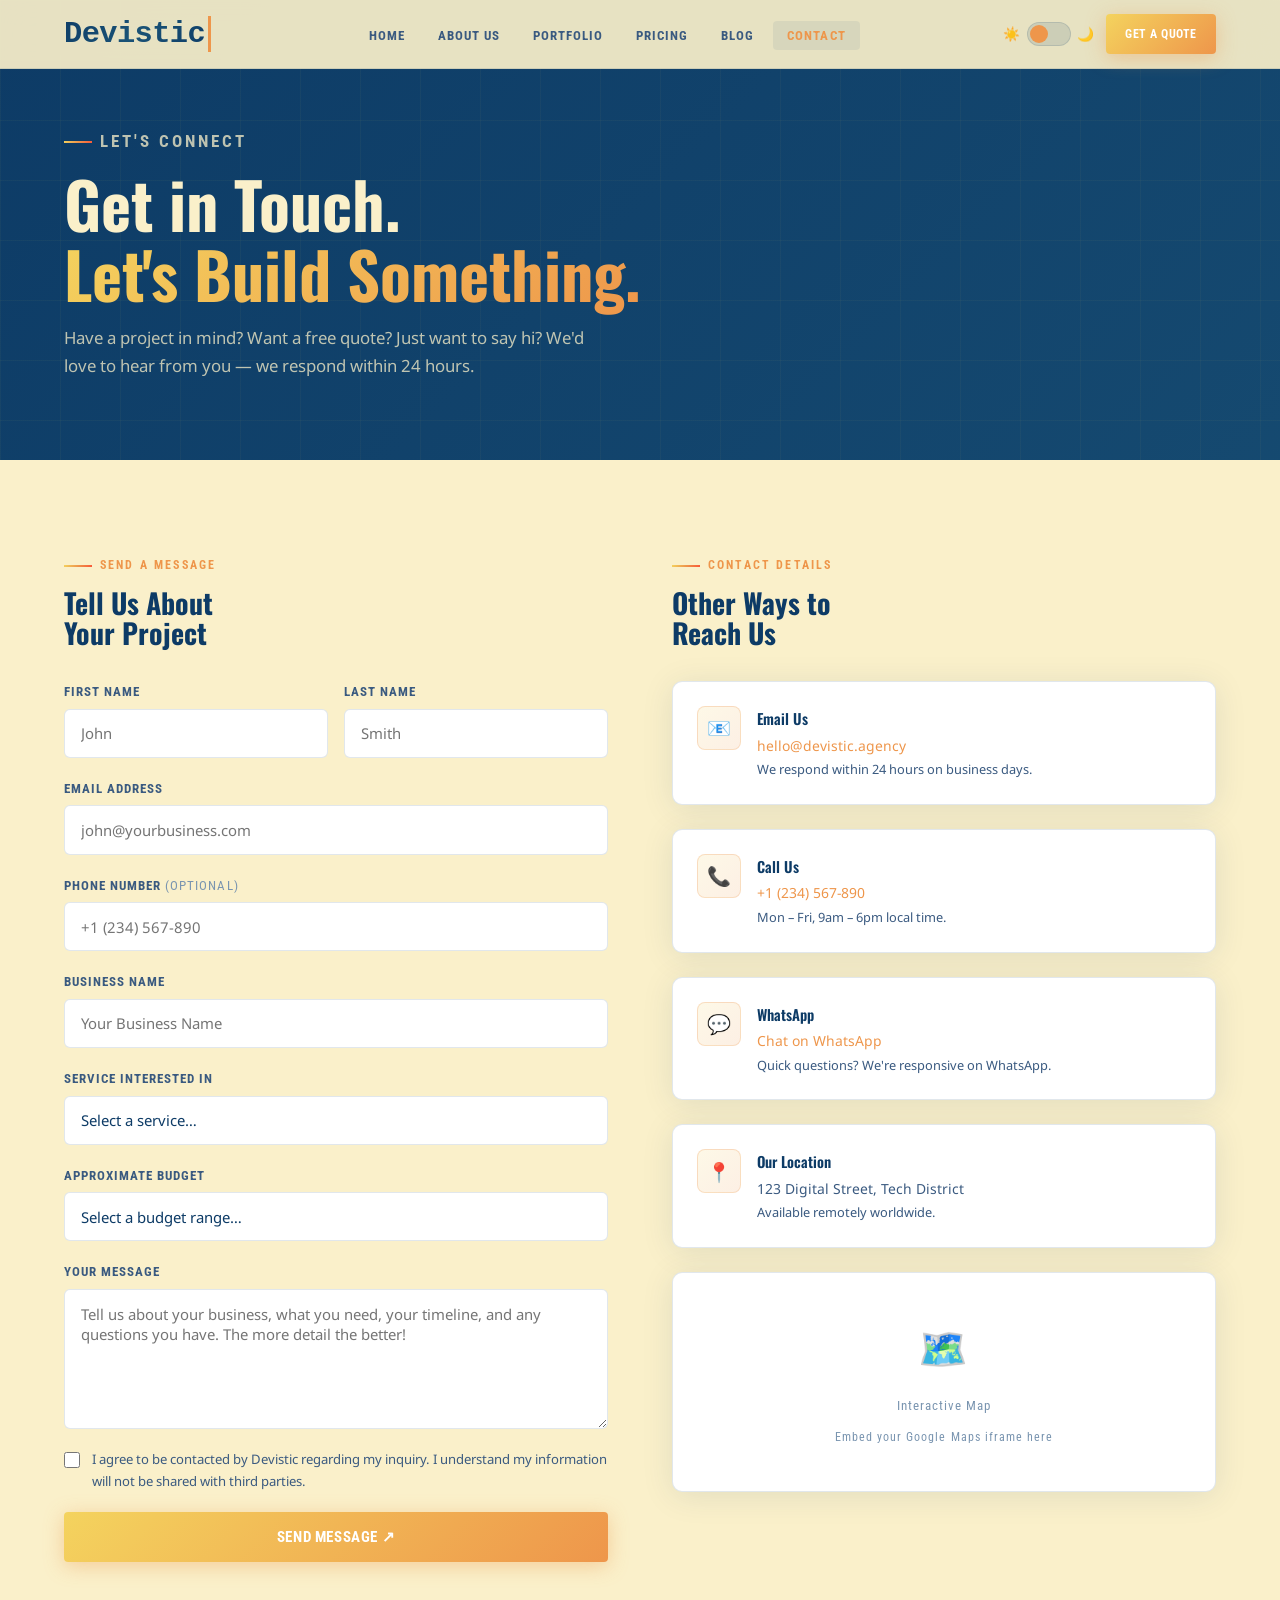
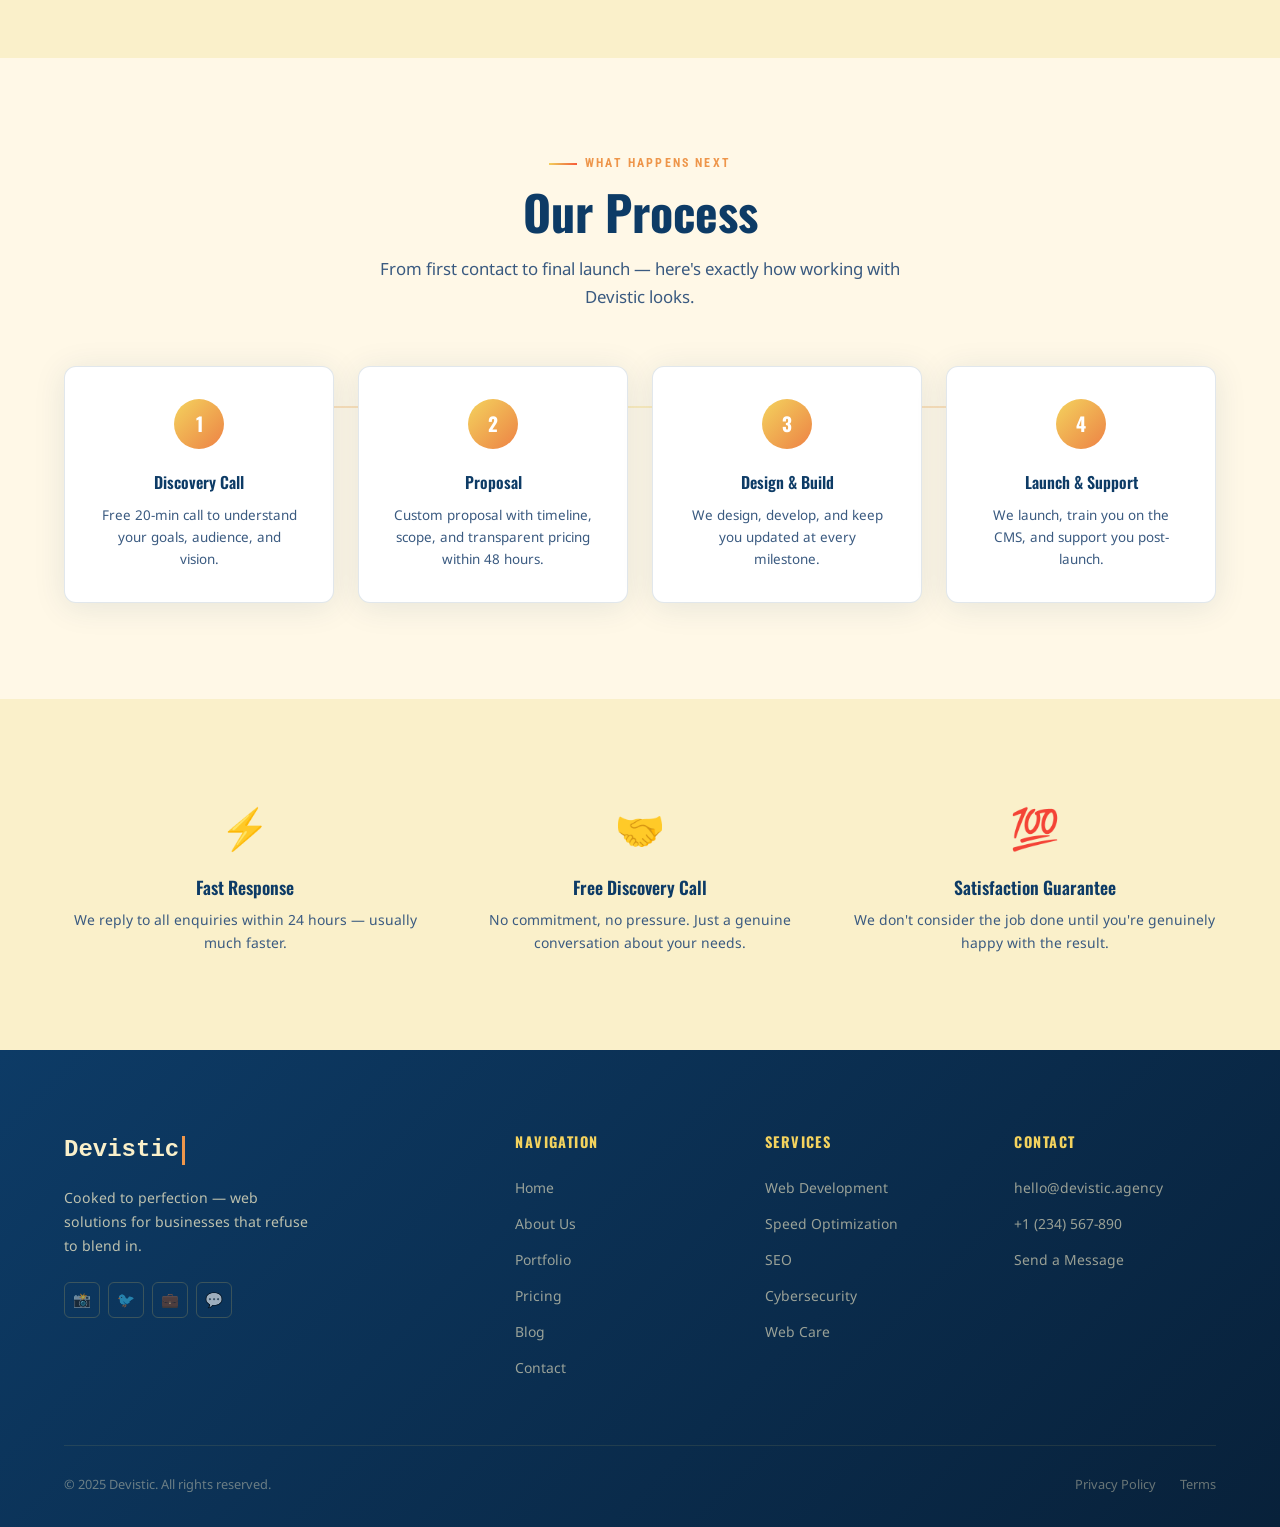
<file: contact.html>
<!DOCTYPE html>
<html lang="en">
<head>
  <meta charset="UTF-8" />
  <meta name="viewport" content="width=device-width, initial-scale=1.0" />
  <meta name="description" content="Contact Devistic — reach out to start your web development project, get a free quote, or ask any questions. We respond within 24 hours." />
  <meta name="keywords" content="contact Devistic, web development quote, web agency contact, hire web developer" />
  <title>Contact Us — Devistic</title>
  <link rel="canonical" href="https://devistic.agency/contact" />
  <link rel="icon" href="../assets/icons/favicon.svg" type="image/svg+xml" />
  <link rel="stylesheet" href="style.css" />
</head>
<body>

  <nav class="navbar" role="navigation">
    <div class="nav-inner">
      <a href="index.html" class="nav-logo"><span class="logo-name">Devistic</span><span class="cursor"></span></a>
      <ul class="nav-links">
        <li><a href="index.html">Home</a></li>
        <li><a href="about.html">About Us</a></li>
        <li><a href="portfolio.html">Portfolio</a></li>
        <li><a href="pricing.html">Pricing</a></li>
        <li><a href="blog.html">Blog</a></li>
        <li><a href="contact.html" class="active">Contact</a></li>
      </ul>
      <div class="nav-actions">
        <div class="theme-toggle-wrap">
          <span class="theme-icon">☀️</span>
          <button class="theme-toggle" id="theme-toggle" aria-label="Switch theme"></button>
          <span class="theme-icon">🌙</span>
        </div>
        <a href="contact.html" class="btn btn-primary" style="font-size:0.78rem;padding:0.6rem 1.2rem;">Get a Quote</a>
        <button class="nav-hamburger" aria-label="Open menu" aria-expanded="false"><span></span><span></span><span></span></button>
      </div>
    </div>
  </nav>

  <!-- Page Hero -->
  <section class="page-hero">
    <div class="container page-hero-content">
      <div class="reveal">
        <p class="section-label">Let's Connect</p>
        <h1>Get in Touch.<br><span class="grad-text">Let's Build Something.</span></h1>
        <p>Have a project in mind? Want a free quote? Just want to say hi? We'd love to hear from you — we respond within 24 hours.</p>
      </div>
    </div>
  </section>

  <!-- Contact Section -->
  <section class="section-pad">
    <div class="container">
      <div class="contact-grid">

        <!-- Form -->
        <div class="reveal from-left">
          <p class="section-label">Send a Message</p>
          <h2 class="section-title" style="font-size:1.75rem;margin-bottom:2rem;">Tell Us About<br>Your Project</h2>
          <form class="contact-form" id="contact-form" novalidate>
            <div class="form-row">
              <div class="form-group">
                <label for="first-name">First Name</label>
                <input type="text" id="first-name" name="first_name" placeholder="John" required autocomplete="given-name" />
              </div>
              <div class="form-group">
                <label for="last-name">Last Name</label>
                <input type="text" id="last-name" name="last_name" placeholder="Smith" required autocomplete="family-name" />
              </div>
            </div>
            <div class="form-group">
              <label for="email">Email Address</label>
              <input type="email" id="email" name="email" placeholder="john@yourbusiness.com" required autocomplete="email" />
            </div>
            <div class="form-group">
              <label for="phone">Phone Number <span style="color:var(--text-3);font-weight:400;">(optional)</span></label>
              <input type="tel" id="phone" name="phone" placeholder="+1 (234) 567-890" autocomplete="tel" />
            </div>
            <div class="form-group">
              <label for="business">Business Name</label>
              <input type="text" id="business" name="business" placeholder="Your Business Name" />
            </div>
            <div class="form-group">
              <label for="service">Service Interested In</label>
              <select id="service" name="service" style="background:var(--card-bg);border:1px solid var(--border);border-radius:6px;padding:0.85rem 1rem;font-family:var(--font-body);font-size:0.93rem;color:var(--text-1);outline:none;width:100%;appearance:none;cursor:pointer;transition:border-color 0.2s,box-shadow 0.2s;">
                <option value="">Select a service…</option>
                <option>Website Development — Starter ($499)</option>
                <option>Website Development — Pro ($999)</option>
                <option>Website Development — Elite ($1,999)</option>
                <option>Speed Optimization ($149)</option>
                <option>SEO Package ($299)</option>
                <option>Cybersecurity Suite ($199)</option>
                <option>Web Care — Basic ($49/mo)</option>
                <option>Web Care — Growth ($99/mo)</option>
                <option>Web Care — Premium ($199/mo)</option>
                <option>Not sure — need advice</option>
              </select>
            </div>
            <div class="form-group">
              <label for="budget">Approximate Budget</label>
              <select id="budget" name="budget" style="background:var(--card-bg);border:1px solid var(--border);border-radius:6px;padding:0.85rem 1rem;font-family:var(--font-body);font-size:0.93rem;color:var(--text-1);outline:none;width:100%;appearance:none;cursor:pointer;">
                <option value="">Select a budget range…</option>
                <option>Under $500</option>
                <option>$500 – $1,000</option>
                <option>$1,000 – $2,500</option>
                <option>$2,500 – $5,000</option>
                <option>$5,000+</option>
                <option>Not sure yet</option>
              </select>
            </div>
            <div class="form-group">
              <label for="message">Your Message</label>
              <textarea id="message" name="message" placeholder="Tell us about your business, what you need, your timeline, and any questions you have. The more detail the better!" required></textarea>
            </div>
            <div style="display:flex;align-items:flex-start;gap:0.75rem;">
              <input type="checkbox" id="consent" name="consent" required style="margin-top:3px;accent-color:var(--orange);width:16px;height:16px;flex-shrink:0;">
              <label for="consent" style="font-size:0.82rem;color:var(--text-2);cursor:pointer;">I agree to be contacted by Devistic regarding my inquiry. I understand my information will not be shared with third parties.</label>
            </div>
            <button type="submit" class="btn btn-primary" style="width:100%;justify-content:center;padding:1rem;font-size:0.95rem;">
              Send Message ↗
            </button>
          </form>
        </div>

        <!-- Info -->
        <div class="reveal from-right">
          <p class="section-label">Contact Details</p>
          <h2 class="section-title" style="font-size:1.75rem;margin-bottom:2rem;">Other Ways to<br>Reach Us</h2>

          <div class="contact-info">
            <div class="info-card">
              <div class="info-icon">📧</div>
              <div>
                <h4>Email Us</h4>
                <p><a href="mailto:hello@devistic.agency" style="color:var(--orange);">hello@devistic.agency</a></p>
                <p style="font-size:0.8rem;margin-top:0.25rem;">We respond within 24 hours on business days.</p>
              </div>
            </div>

            <div class="info-card">
              <div class="info-icon">📞</div>
              <div>
                <h4>Call Us</h4>
                <p><a href="tel:+1234567890" style="color:var(--orange);">+1 (234) 567-890</a></p>
                <p style="font-size:0.8rem;margin-top:0.25rem;">Mon – Fri, 9am – 6pm local time.</p>
              </div>
            </div>

            <div class="info-card">
              <div class="info-icon">💬</div>
              <div>
                <h4>WhatsApp</h4>
                <p><a href="https://wa.me/1234567890" style="color:var(--orange);" target="_blank" rel="noopener">Chat on WhatsApp</a></p>
                <p style="font-size:0.8rem;margin-top:0.25rem;">Quick questions? We're responsive on WhatsApp.</p>
              </div>
            </div>

            <div class="info-card">
              <div class="info-icon">📍</div>
              <div>
                <h4>Our Location</h4>
                <p>123 Digital Street, Tech District</p>
                <p style="font-size:0.8rem;margin-top:0.25rem;">Available remotely worldwide.</p>
              </div>
            </div>

            <!-- Map Placeholder -->
            <div class="map-placeholder">
              <span>🗺️</span>
              <span>Interactive Map</span>
              <span style="color:var(--text-3);font-size:0.72rem;">Embed your Google Maps iframe here</span>
            </div>
          </div>
        </div>

      </div>
    </div>
  </section>

  <!-- Process Section -->
  <section class="section-pad" style="background:var(--bg-alt);">
    <div class="container">
      <div class="reveal" style="text-align:center;margin-bottom:3.5rem;">
        <p class="section-label" style="justify-content:center;">What Happens Next</p>
        <h2 class="section-title" style="text-align:center;">Our Process</h2>
        <p class="section-sub" style="margin:0 auto;">From first contact to final launch — here's exactly how working with Devistic looks.</p>
      </div>
      <div style="display:grid;grid-template-columns:repeat(4,1fr);gap:1.5rem;position:relative;" class="process-grid">
        <!-- Connector line -->
        <div style="position:absolute;top:2.5rem;left:12%;right:12%;height:2px;background:linear-gradient(90deg,var(--orange),var(--yellow),var(--orange));opacity:0.3;" aria-hidden="true"></div>

        <div class="card reveal delay-1" style="text-align:center;position:relative;">
          <div style="width:50px;height:50px;border-radius:50%;background:var(--grad-warm);background-size:200%;animation:gradShift 4s ease infinite;display:flex;align-items:center;justify-content:center;font-family:var(--font-display);font-weight:700;font-size:1.2rem;color:#fff;margin:0 auto 1.25rem;">1</div>
          <h4 style="font-family:var(--font-display);font-size:1rem;font-weight:600;margin-bottom:0.5rem;color:var(--text-1);">Discovery Call</h4>
          <p style="font-size:0.84rem;color:var(--text-2);">Free 20-min call to understand your goals, audience, and vision.</p>
        </div>
        <div class="card reveal delay-2" style="text-align:center;">
          <div style="width:50px;height:50px;border-radius:50%;background:var(--grad-warm);background-size:200%;animation:gradShift 4s ease infinite;display:flex;align-items:center;justify-content:center;font-family:var(--font-display);font-weight:700;font-size:1.2rem;color:#fff;margin:0 auto 1.25rem;">2</div>
          <h4 style="font-family:var(--font-display);font-size:1rem;font-weight:600;margin-bottom:0.5rem;color:var(--text-1);">Proposal</h4>
          <p style="font-size:0.84rem;color:var(--text-2);">Custom proposal with timeline, scope, and transparent pricing within 48 hours.</p>
        </div>
        <div class="card reveal delay-3" style="text-align:center;">
          <div style="width:50px;height:50px;border-radius:50%;background:var(--grad-warm);background-size:200%;animation:gradShift 4s ease infinite;display:flex;align-items:center;justify-content:center;font-family:var(--font-display);font-weight:700;font-size:1.2rem;color:#fff;margin:0 auto 1.25rem;">3</div>
          <h4 style="font-family:var(--font-display);font-size:1rem;font-weight:600;margin-bottom:0.5rem;color:var(--text-1);">Design & Build</h4>
          <p style="font-size:0.84rem;color:var(--text-2);">We design, develop, and keep you updated at every milestone.</p>
        </div>
        <div class="card reveal delay-4" style="text-align:center;">
          <div style="width:50px;height:50px;border-radius:50%;background:var(--grad-warm);background-size:200%;animation:gradShift 4s ease infinite;display:flex;align-items:center;justify-content:center;font-family:var(--font-display);font-weight:700;font-size:1.2rem;color:#fff;margin:0 auto 1.25rem;">4</div>
          <h4 style="font-family:var(--font-display);font-size:1rem;font-weight:600;margin-bottom:0.5rem;color:var(--text-1);">Launch & Support</h4>
          <p style="font-size:0.84rem;color:var(--text-2);">We launch, train you on the CMS, and support you post-launch.</p>
        </div>
      </div>
    </div>
  </section>

  <!-- Trust Signals -->
  <section class="section-pad">
    <div class="container">
      <div style="display:grid;grid-template-columns:repeat(3,1fr);gap:2rem;text-align:center;" class="trust-grid">
        <div class="reveal delay-1">
          <div style="font-size:2.5rem;margin-bottom:0.75rem;">⚡</div>
          <h4 style="font-family:var(--font-display);font-size:1.1rem;font-weight:600;color:var(--text-1);margin-bottom:0.4rem;">Fast Response</h4>
          <p style="font-size:0.87rem;color:var(--text-2);">We reply to all enquiries within 24 hours — usually much faster.</p>
        </div>
        <div class="reveal delay-2">
          <div style="font-size:2.5rem;margin-bottom:0.75rem;">🤝</div>
          <h4 style="font-family:var(--font-display);font-size:1.1rem;font-weight:600;color:var(--text-1);margin-bottom:0.4rem;">Free Discovery Call</h4>
          <p style="font-size:0.87rem;color:var(--text-2);">No commitment, no pressure. Just a genuine conversation about your needs.</p>
        </div>
        <div class="reveal delay-3">
          <div style="font-size:2.5rem;margin-bottom:0.75rem;">💯</div>
          <h4 style="font-family:var(--font-display);font-size:1.1rem;font-weight:600;color:var(--text-1);margin-bottom:0.4rem;">Satisfaction Guarantee</h4>
          <p style="font-size:0.87rem;color:var(--text-2);">We don't consider the job done until you're genuinely happy with the result.</p>
        </div>
      </div>
    </div>
  </section>

  <footer class="footer" role="contentinfo">
    <div class="container">
      <div class="footer-grid">
        <div class="footer-brand">
          <div class="logo">Devistic<span class="cursor"></span></div>
          <p>Cooked to perfection — web solutions for businesses that refuse to blend in.</p>
          <div class="social-links">
            <a href="#" class="social-link" aria-label="Instagram">📸</a>
            <a href="#" class="social-link" aria-label="Twitter">🐦</a>
            <a href="#" class="social-link" aria-label="LinkedIn">💼</a>
            <a href="#" class="social-link" aria-label="WhatsApp">💬</a>
          </div>
        </div>
        <div class="footer-col">
          <h4>Navigation</h4>
          <ul>
            <li><a href="index.html">Home</a></li>
            <li><a href="about.html">About Us</a></li>
            <li><a href="portfolio.html">Portfolio</a></li>
            <li><a href="pricing.html">Pricing</a></li>
            <li><a href="blog.html">Blog</a></li>
            <li><a href="contact.html">Contact</a></li>
          </ul>
        </div>
        <div class="footer-col">
          <h4>Services</h4>
          <ul>
            <li><a href="pricing.html">Web Development</a></li>
            <li><a href="pricing.html">Speed Optimization</a></li>
            <li><a href="pricing.html">SEO</a></li>
            <li><a href="pricing.html">Cybersecurity</a></li>
            <li><a href="pricing.html">Web Care</a></li>
          </ul>
        </div>
        <div class="footer-col">
          <h4>Contact</h4>
          <ul>
            <li><a href="mailto:hello@devistic.agency">hello@devistic.agency</a></li>
            <li><a href="tel:+1234567890">+1 (234) 567-890</a></li>
            <li><a href="contact.html">Send a Message</a></li>
          </ul>
        </div>
      </div>
      <div class="footer-bottom">
        <p>© 2025 Devistic. All rights reserved.</p>
        <div style="display:flex;gap:1.5rem;"><a href="#">Privacy Policy</a><a href="#">Terms</a></div>
      </div>
    </div>
  </footer>

  <button id="scroll-top" aria-label="Scroll to top">↑</button>
  <script src="main.js"></script>
</body>
</html>
</file>
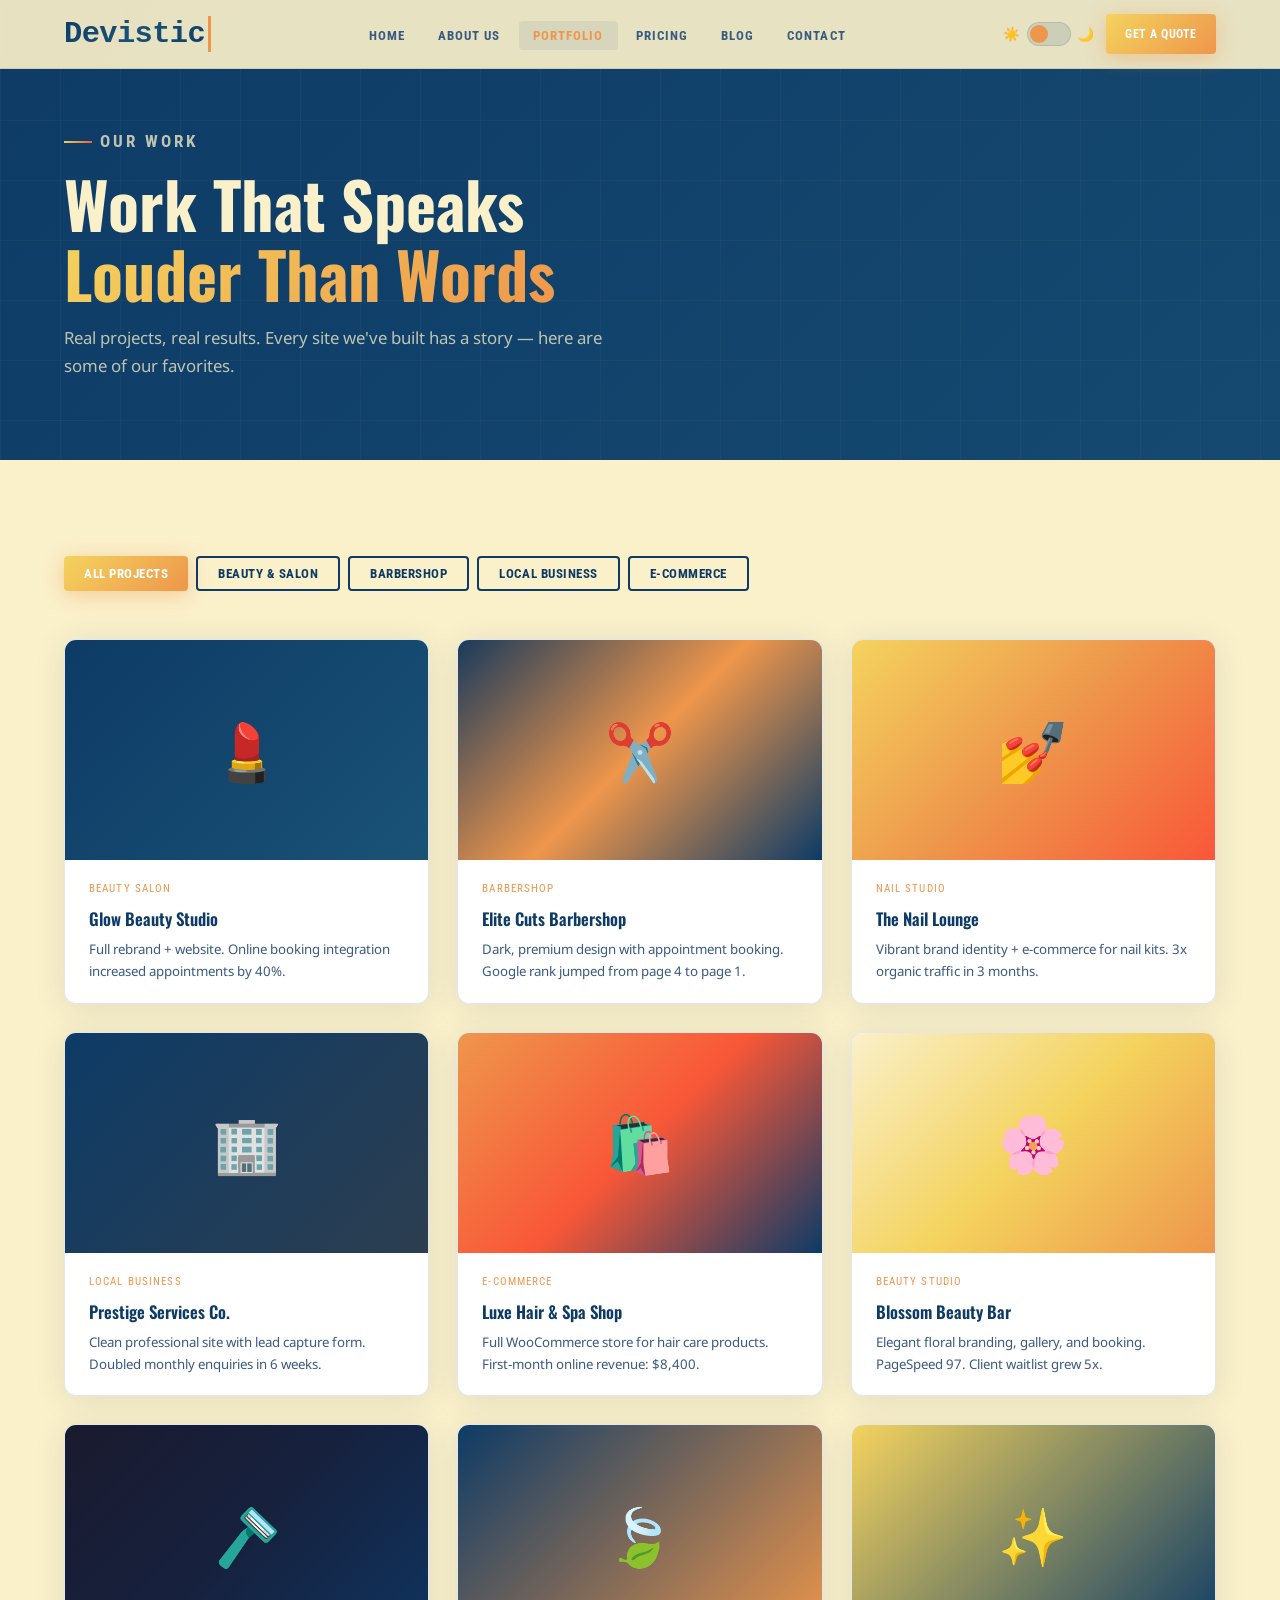
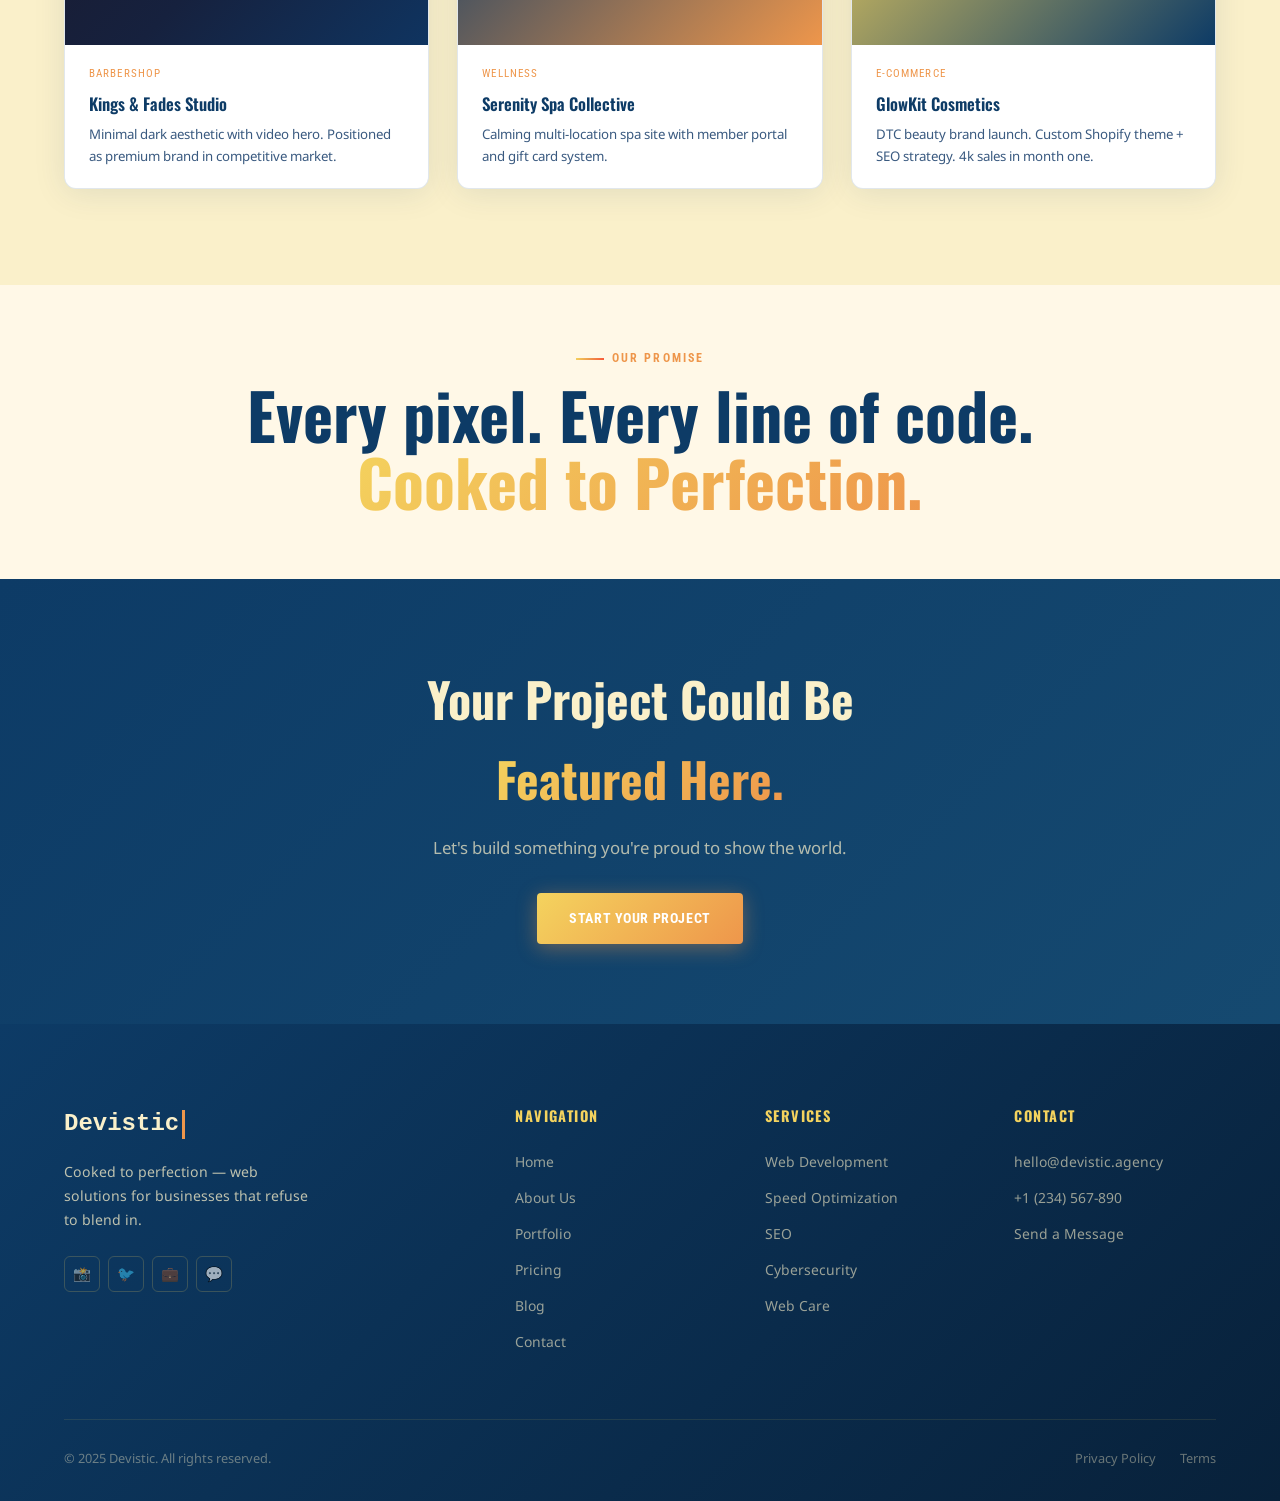
<file: portfolio.html>
<!DOCTYPE html>
<html lang="en">
<head>
  <meta charset="UTF-8" />
  <meta name="viewport" content="width=device-width, initial-scale=1.0" />
  <meta name="description" content="Explore Devistic's portfolio — stunning websites built for parlors, beauty salons, barbershops, and local businesses. Real results, real design." />
  <meta name="keywords" content="Devistic portfolio, website designs, beauty salon websites, barbershop websites, local business web design" />
  <title>Portfolio — Devistic</title>
  <link rel="canonical" href="https://devistic.agency/portfolio" />
  <link rel="icon" href="../assets/icons/favicon.svg" type="image/svg+xml" />
  <link rel="stylesheet" href="style.css" />
</head>
<body>

  <nav class="navbar" role="navigation">
    <div class="nav-inner">
      <a href="index.html" class="nav-logo"><span class="logo-name">Devistic</span><span class="cursor"></span></a>
      <ul class="nav-links">
        <li><a href="index.html">Home</a></li>
        <li><a href="about.html">About Us</a></li>
        <li><a href="portfolio.html" class="active">Portfolio</a></li>
        <li><a href="pricing.html">Pricing</a></li>
        <li><a href="blog.html">Blog</a></li>
        <li><a href="contact.html">Contact</a></li>
      </ul>
      <div class="nav-actions">
        <div class="theme-toggle-wrap">
          <span class="theme-icon">☀️</span>
          <button class="theme-toggle" id="theme-toggle" aria-label="Switch theme"></button>
          <span class="theme-icon">🌙</span>
        </div>
        <a href="contact.html" class="btn btn-primary" style="font-size:0.78rem;padding:0.6rem 1.2rem;">Get a Quote</a>
        <button class="nav-hamburger" aria-label="Open menu" aria-expanded="false"><span></span><span></span><span></span></button>
      </div>
    </div>
  </nav>

  <!-- Page Hero -->
  <section class="page-hero">
    <div class="container page-hero-content">
      <div class="reveal">
        <p class="section-label">Our Work</p>
        <h1>Work That Speaks<br><span class="grad-text">Louder Than Words</span></h1>
        <p>Real projects, real results. Every site we've built has a story — here are some of our favorites.</p>
      </div>
    </div>
  </section>

  <!-- Portfolio Grid -->
  <section class="section-pad">
    <div class="container">
      <!-- Filter tabs -->
      <div class="reveal" style="display:flex;gap:0.5rem;flex-wrap:wrap;margin-bottom:3rem;">
        <button class="btn btn-primary" style="padding:0.5rem 1.25rem;font-size:0.8rem;" onclick="filterPortfolio('all',this)">All Projects</button>
        <button class="btn btn-outline" style="padding:0.5rem 1.25rem;font-size:0.8rem;" onclick="filterPortfolio('salon',this)">Beauty & Salon</button>
        <button class="btn btn-outline" style="padding:0.5rem 1.25rem;font-size:0.8rem;" onclick="filterPortfolio('barber',this)">Barbershop</button>
        <button class="btn btn-outline" style="padding:0.5rem 1.25rem;font-size:0.8rem;" onclick="filterPortfolio('business',this)">Local Business</button>
        <button class="btn btn-outline" style="padding:0.5rem 1.25rem;font-size:0.8rem;" onclick="filterPortfolio('ecom',this)">E-Commerce</button>
      </div>

      <div class="portfolio-grid">
        <!-- Project 1 -->
        <div class="portfolio-card reveal delay-1" data-cat="salon">
          <div class="portfolio-thumb" style="background:linear-gradient(135deg,#0D3B66,#1a5276);">
            💄
            <div class="portfolio-overlay">
              <a href="#" class="btn btn-primary" style="font-size:0.78rem;padding:0.5rem 1rem;">View Live</a>
              <a href="#" class="btn btn-outline" style="font-size:0.78rem;padding:0.5rem 1rem;color:white;border-color:rgba(255,255,255,0.4);">Case Study</a>
            </div>
          </div>
          <div class="portfolio-body">
            <p class="portfolio-tag">Beauty Salon</p>
            <h3 class="portfolio-title">Glow Beauty Studio</h3>
            <p style="font-size:0.83rem;color:var(--text-2);margin-top:0.4rem;">Full rebrand + website. Online booking integration increased appointments by 40%.</p>
          </div>
        </div>

        <!-- Project 2 -->
        <div class="portfolio-card reveal delay-2" data-cat="barber">
          <div class="portfolio-thumb" style="background:linear-gradient(135deg,#1a3a5c,#EE964B,#0d3b66);">
            ✂️
            <div class="portfolio-overlay">
              <a href="#" class="btn btn-primary" style="font-size:0.78rem;padding:0.5rem 1rem;">View Live</a>
              <a href="#" class="btn btn-outline" style="font-size:0.78rem;padding:0.5rem 1rem;color:white;border-color:rgba(255,255,255,0.4);">Case Study</a>
            </div>
          </div>
          <div class="portfolio-body">
            <p class="portfolio-tag">Barbershop</p>
            <h3 class="portfolio-title">Elite Cuts Barbershop</h3>
            <p style="font-size:0.83rem;color:var(--text-2);margin-top:0.4rem;">Dark, premium design with appointment booking. Google rank jumped from page 4 to page 1.</p>
          </div>
        </div>

        <!-- Project 3 -->
        <div class="portfolio-card reveal delay-3" data-cat="salon">
          <div class="portfolio-thumb" style="background:linear-gradient(135deg,#F4D35E,#EE964B,#F95738);">
            💅
            <div class="portfolio-overlay">
              <a href="#" class="btn btn-primary" style="font-size:0.78rem;padding:0.5rem 1rem;">View Live</a>
              <a href="#" class="btn btn-outline" style="font-size:0.78rem;padding:0.5rem 1rem;color:white;border-color:rgba(255,255,255,0.4);">Case Study</a>
            </div>
          </div>
          <div class="portfolio-body">
            <p class="portfolio-tag">Nail Studio</p>
            <h3 class="portfolio-title">The Nail Lounge</h3>
            <p style="font-size:0.83rem;color:var(--text-2);margin-top:0.4rem;">Vibrant brand identity + e-commerce for nail kits. 3x organic traffic in 3 months.</p>
          </div>
        </div>

        <!-- Project 4 -->
        <div class="portfolio-card reveal delay-1" data-cat="business">
          <div class="portfolio-thumb" style="background:linear-gradient(135deg,#0d3b66,#2c3e50);">
            🏢
            <div class="portfolio-overlay">
              <a href="#" class="btn btn-primary" style="font-size:0.78rem;padding:0.5rem 1rem;">View Live</a>
              <a href="#" class="btn btn-outline" style="font-size:0.78rem;padding:0.5rem 1rem;color:white;border-color:rgba(255,255,255,0.4);">Case Study</a>
            </div>
          </div>
          <div class="portfolio-body">
            <p class="portfolio-tag">Local Business</p>
            <h3 class="portfolio-title">Prestige Services Co.</h3>
            <p style="font-size:0.83rem;color:var(--text-2);margin-top:0.4rem;">Clean professional site with lead capture form. Doubled monthly enquiries in 6 weeks.</p>
          </div>
        </div>

        <!-- Project 5 -->
        <div class="portfolio-card reveal delay-2" data-cat="ecom">
          <div class="portfolio-thumb" style="background:linear-gradient(135deg,#EE964B,#F95738,#0d3b66);">
            🛍️
            <div class="portfolio-overlay">
              <a href="#" class="btn btn-primary" style="font-size:0.78rem;padding:0.5rem 1rem;">View Live</a>
              <a href="#" class="btn btn-outline" style="font-size:0.78rem;padding:0.5rem 1rem;color:white;border-color:rgba(255,255,255,0.4);">Case Study</a>
            </div>
          </div>
          <div class="portfolio-body">
            <p class="portfolio-tag">E-Commerce</p>
            <h3 class="portfolio-title">Luxe Hair & Spa Shop</h3>
            <p style="font-size:0.83rem;color:var(--text-2);margin-top:0.4rem;">Full WooCommerce store for hair care products. First-month online revenue: $8,400.</p>
          </div>
        </div>

        <!-- Project 6 -->
        <div class="portfolio-card reveal delay-3" data-cat="salon">
          <div class="portfolio-thumb" style="background:linear-gradient(135deg,#FAF0CA,#F4D35E,#EE964B);">
            🌸
            <div class="portfolio-overlay">
              <a href="#" class="btn btn-primary" style="font-size:0.78rem;padding:0.5rem 1rem;">View Live</a>
              <a href="#" class="btn btn-outline" style="font-size:0.78rem;padding:0.5rem 1rem;color:white;border-color:rgba(255,255,255,0.4);">Case Study</a>
            </div>
          </div>
          <div class="portfolio-body">
            <p class="portfolio-tag">Beauty Studio</p>
            <h3 class="portfolio-title">Blossom Beauty Bar</h3>
            <p style="font-size:0.83rem;color:var(--text-2);margin-top:0.4rem;">Elegant floral branding, gallery, and booking. PageSpeed 97. Client waitlist grew 5x.</p>
          </div>
        </div>

        <!-- Project 7 -->
        <div class="portfolio-card reveal delay-1" data-cat="barber">
          <div class="portfolio-thumb" style="background:linear-gradient(135deg,#1a1a2e,#16213e,#0f3460);">
            🪒
            <div class="portfolio-overlay">
              <a href="#" class="btn btn-primary" style="font-size:0.78rem;padding:0.5rem 1rem;">View Live</a>
              <a href="#" class="btn btn-outline" style="font-size:0.78rem;padding:0.5rem 1rem;color:white;border-color:rgba(255,255,255,0.4);">Case Study</a>
            </div>
          </div>
          <div class="portfolio-body">
            <p class="portfolio-tag">Barbershop</p>
            <h3 class="portfolio-title">Kings & Fades Studio</h3>
            <p style="font-size:0.83rem;color:var(--text-2);margin-top:0.4rem;">Minimal dark aesthetic with video hero. Positioned as premium brand in competitive market.</p>
          </div>
        </div>

        <!-- Project 8 -->
        <div class="portfolio-card reveal delay-2" data-cat="business">
          <div class="portfolio-thumb" style="background:linear-gradient(135deg,#0d3b66,#EE964B);">
            🍃
            <div class="portfolio-overlay">
              <a href="#" class="btn btn-primary" style="font-size:0.78rem;padding:0.5rem 1rem;">View Live</a>
              <a href="#" class="btn btn-outline" style="font-size:0.78rem;padding:0.5rem 1rem;color:white;border-color:rgba(255,255,255,0.4);">Case Study</a>
            </div>
          </div>
          <div class="portfolio-body">
            <p class="portfolio-tag">Wellness</p>
            <h3 class="portfolio-title">Serenity Spa Collective</h3>
            <p style="font-size:0.83rem;color:var(--text-2);margin-top:0.4rem;">Calming multi-location spa site with member portal and gift card system.</p>
          </div>
        </div>

        <!-- Project 9 -->
        <div class="portfolio-card reveal delay-3" data-cat="ecom">
          <div class="portfolio-thumb" style="background:linear-gradient(135deg,#F4D35E,#0D3B66);">
            ✨
            <div class="portfolio-overlay">
              <a href="#" class="btn btn-primary" style="font-size:0.78rem;padding:0.5rem 1rem;">View Live</a>
              <a href="#" class="btn btn-outline" style="font-size:0.78rem;padding:0.5rem 1rem;color:white;border-color:rgba(255,255,255,0.4);">Case Study</a>
            </div>
          </div>
          <div class="portfolio-body">
            <p class="portfolio-tag">E-Commerce</p>
            <h3 class="portfolio-title">GlowKit Cosmetics</h3>
            <p style="font-size:0.83rem;color:var(--text-2);margin-top:0.4rem;">DTC beauty brand launch. Custom Shopify theme + SEO strategy. 4k sales in month one.</p>
          </div>
        </div>
      </div>
    </div>
  </section>

  <!-- Slogan Banner -->
  <section style="background:var(--bg-alt);padding:4rem 0;text-align:center;">
    <div class="container reveal">
      <p class="section-label" style="justify-content:center;">Our Promise</p>
      <h2 style="font-family:var(--font-display);font-size:clamp(2.5rem,5vw,4.5rem);font-weight:700;color:var(--text-1);line-height:1.05;">
        Every pixel. Every line of code.<br>
        <span class="grad-text">Cooked to Perfection.</span>
      </h2>
    </div>
  </section>

  <!-- CTA -->
  <section class="cta-banner">
    <div class="container">
      <div class="cta-banner-content reveal">
        <h2>Your Project Could Be<br><span class="grad-text">Featured Here.</span></h2>
        <p>Let's build something you're proud to show the world.</p>
        <a href="contact.html" class="btn btn-primary">Start Your Project</a>
      </div>
    </div>
  </section>

  <footer class="footer" role="contentinfo">
    <div class="container">
      <div class="footer-grid">
        <div class="footer-brand">
          <div class="logo">Devistic<span class="cursor"></span></div>
          <p>Cooked to perfection — web solutions for businesses that refuse to blend in.</p>
          <div class="social-links">
            <a href="#" class="social-link" aria-label="Instagram">📸</a>
            <a href="#" class="social-link" aria-label="Twitter">🐦</a>
            <a href="#" class="social-link" aria-label="LinkedIn">💼</a>
            <a href="#" class="social-link" aria-label="WhatsApp">💬</a>
          </div>
        </div>
        <div class="footer-col">
          <h4>Navigation</h4>
          <ul>
            <li><a href="index.html">Home</a></li>
            <li><a href="about.html">About Us</a></li>
            <li><a href="portfolio.html">Portfolio</a></li>
            <li><a href="pricing.html">Pricing</a></li>
            <li><a href="blog.html">Blog</a></li>
            <li><a href="contact.html">Contact</a></li>
          </ul>
        </div>
        <div class="footer-col">
          <h4>Services</h4>
          <ul>
            <li><a href="pricing.html">Web Development</a></li>
            <li><a href="pricing.html">Speed Optimization</a></li>
            <li><a href="pricing.html">SEO</a></li>
            <li><a href="pricing.html">Cybersecurity</a></li>
            <li><a href="pricing.html">Web Care</a></li>
          </ul>
        </div>
        <div class="footer-col">
          <h4>Contact</h4>
          <ul>
            <li><a href="mailto:hello@devistic.agency">hello@devistic.agency</a></li>
            <li><a href="tel:+1234567890">+1 (234) 567-890</a></li>
            <li><a href="contact.html">Send a Message</a></li>
          </ul>
        </div>
      </div>
      <div class="footer-bottom">
        <p>© 2025 Devistic. All rights reserved.</p>
        <div style="display:flex;gap:1.5rem;"><a href="#">Privacy Policy</a><a href="#">Terms</a></div>
      </div>
    </div>
  </footer>

  <button id="scroll-top" aria-label="Scroll to top">↑</button>
  <script src="main.js"></script>
  <script>
    function filterPortfolio(cat, btn) {
      document.querySelectorAll('.portfolio-card').forEach(card => {
        const show = cat === 'all' || card.dataset.cat === cat;
        card.style.display = show ? '' : 'none';
      });
      document.querySelectorAll('.nav-actions ~ div button, section button').forEach(b => b.className = 'btn btn-outline');
      btn.className = 'btn btn-primary';
    }
  </script>
</body>
</html>
</file>
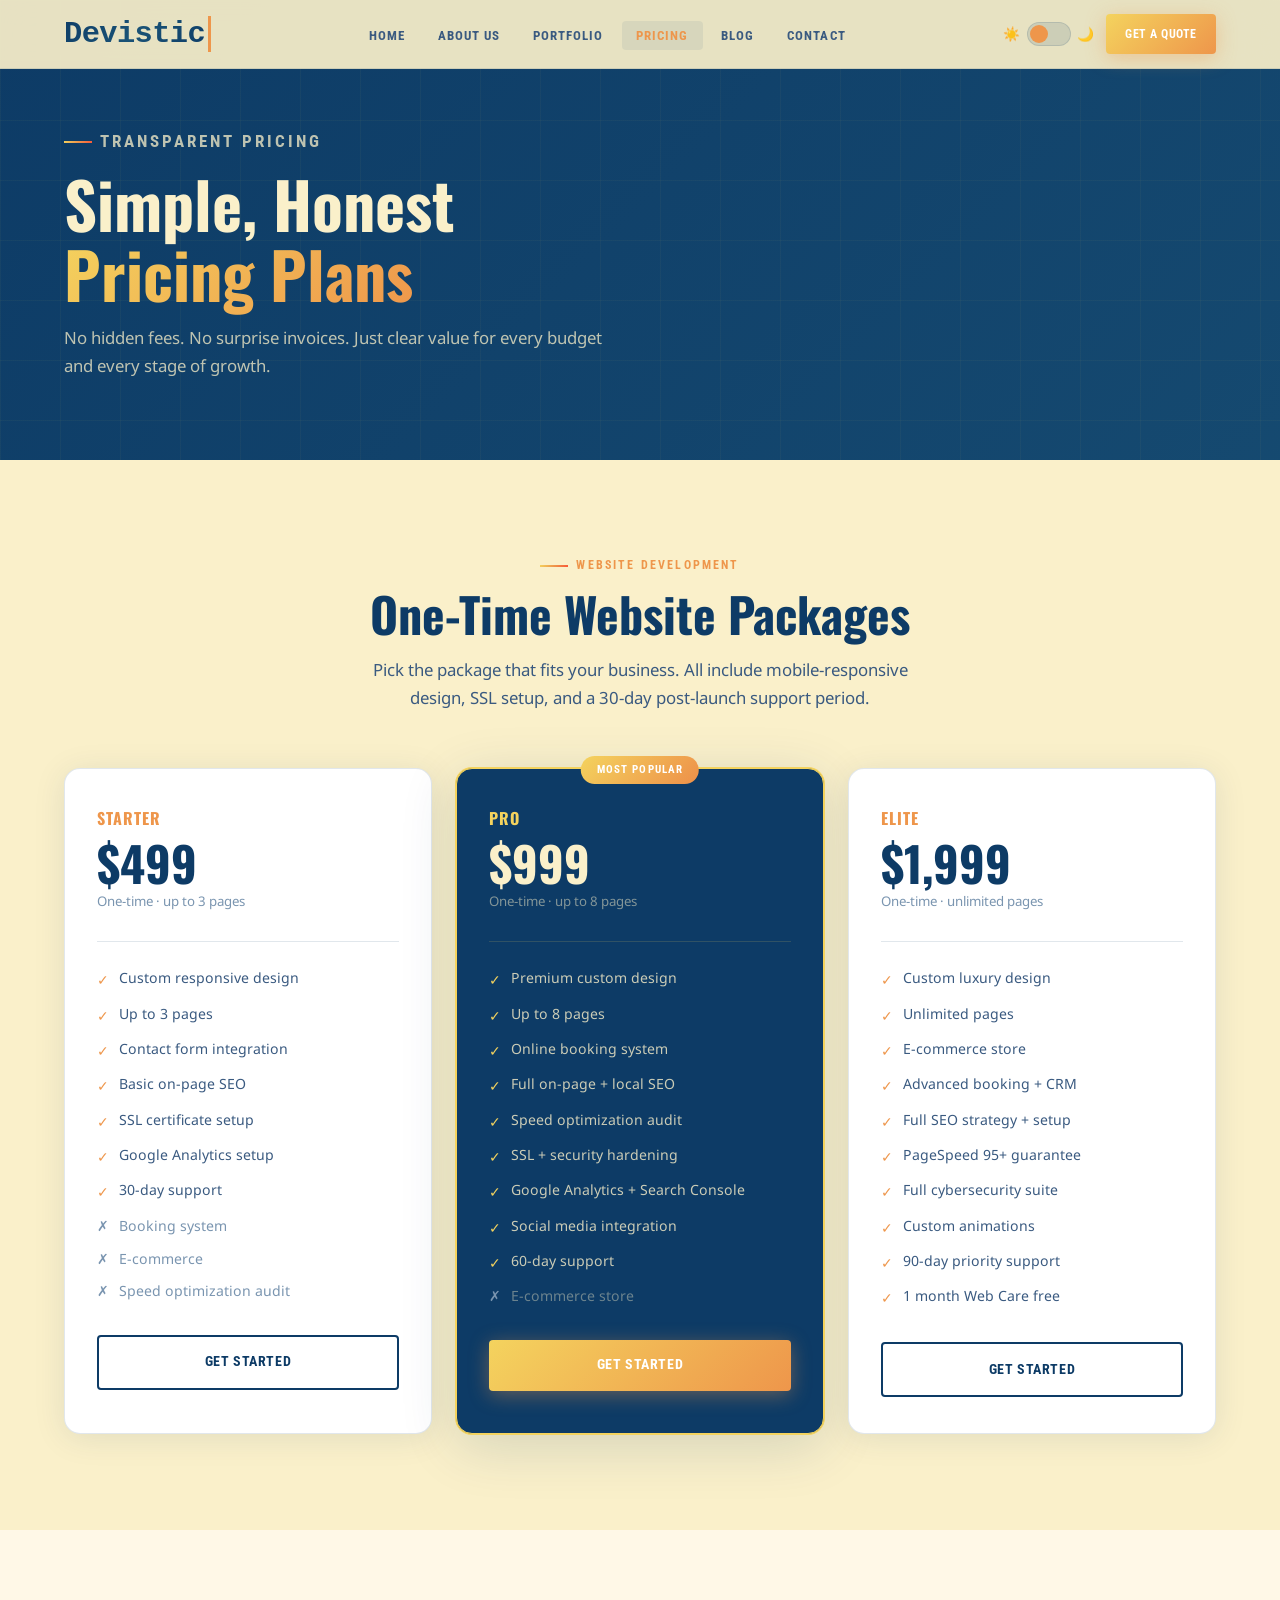
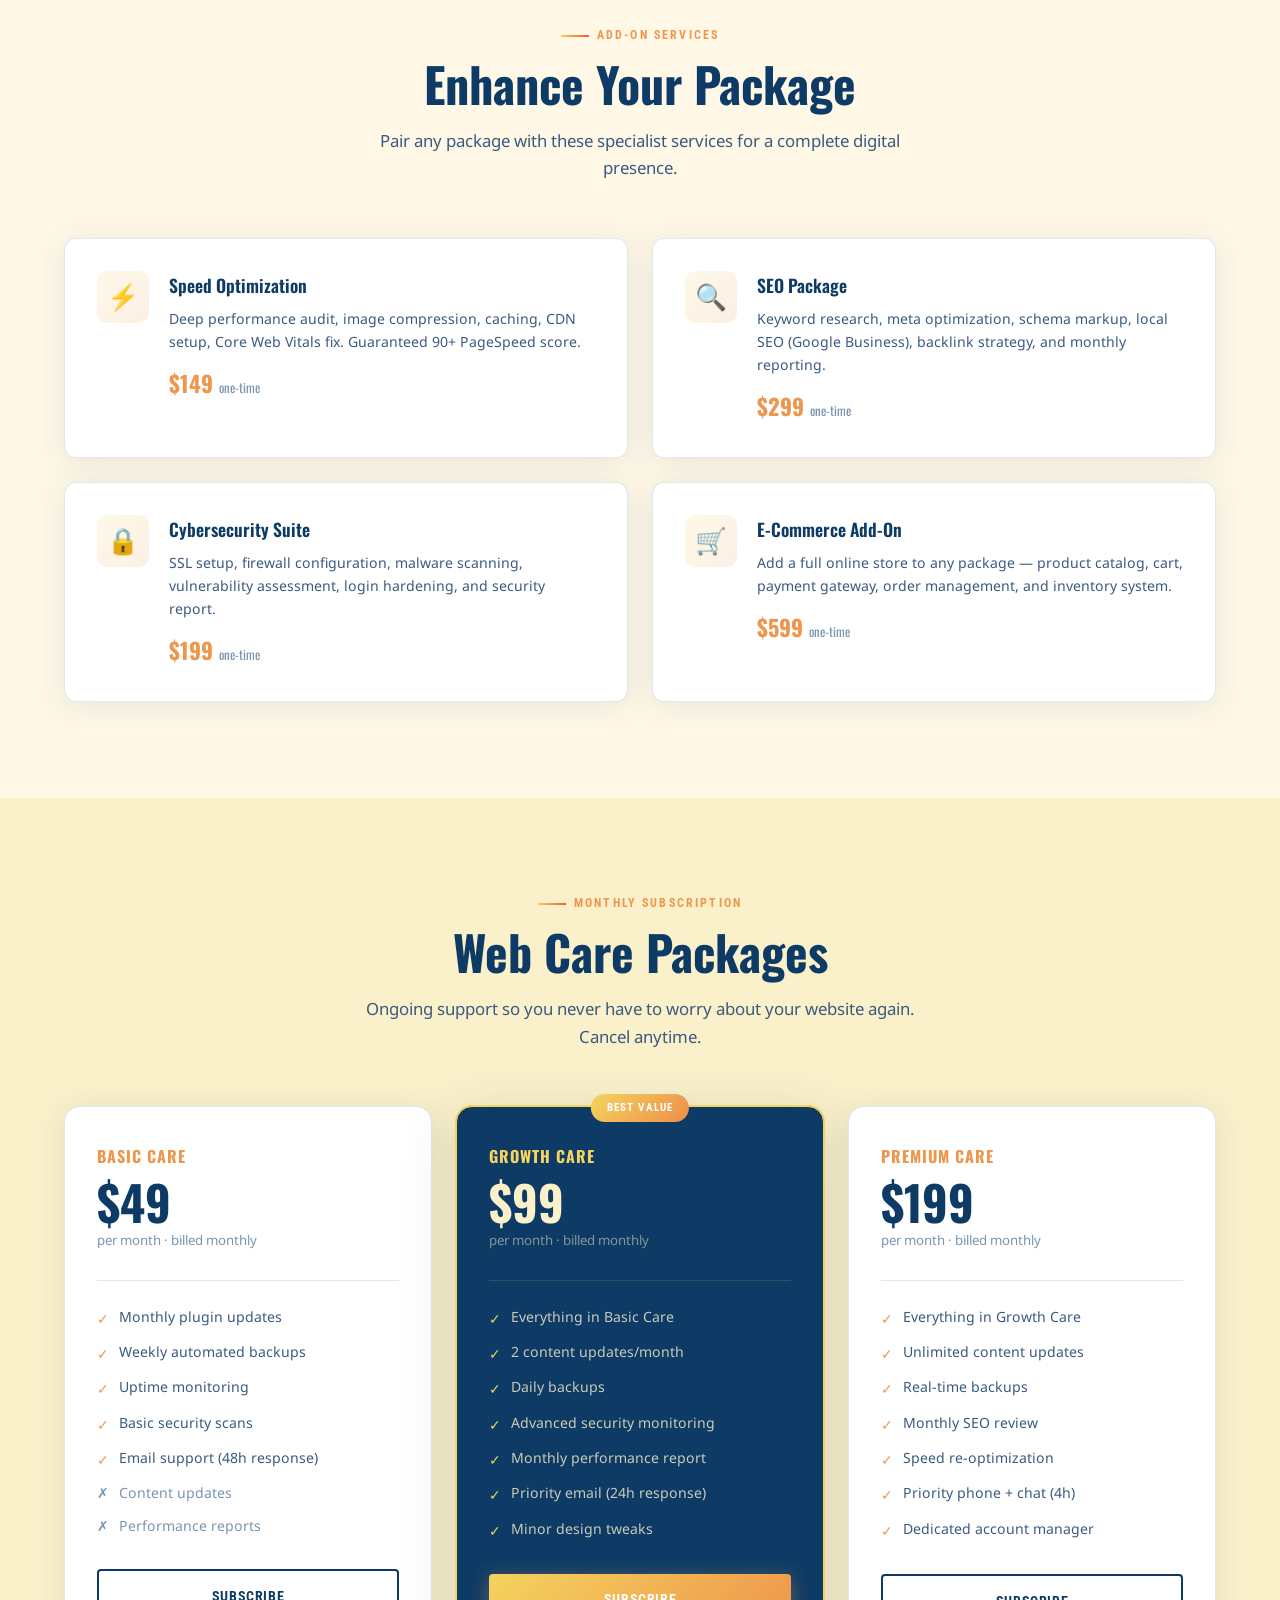
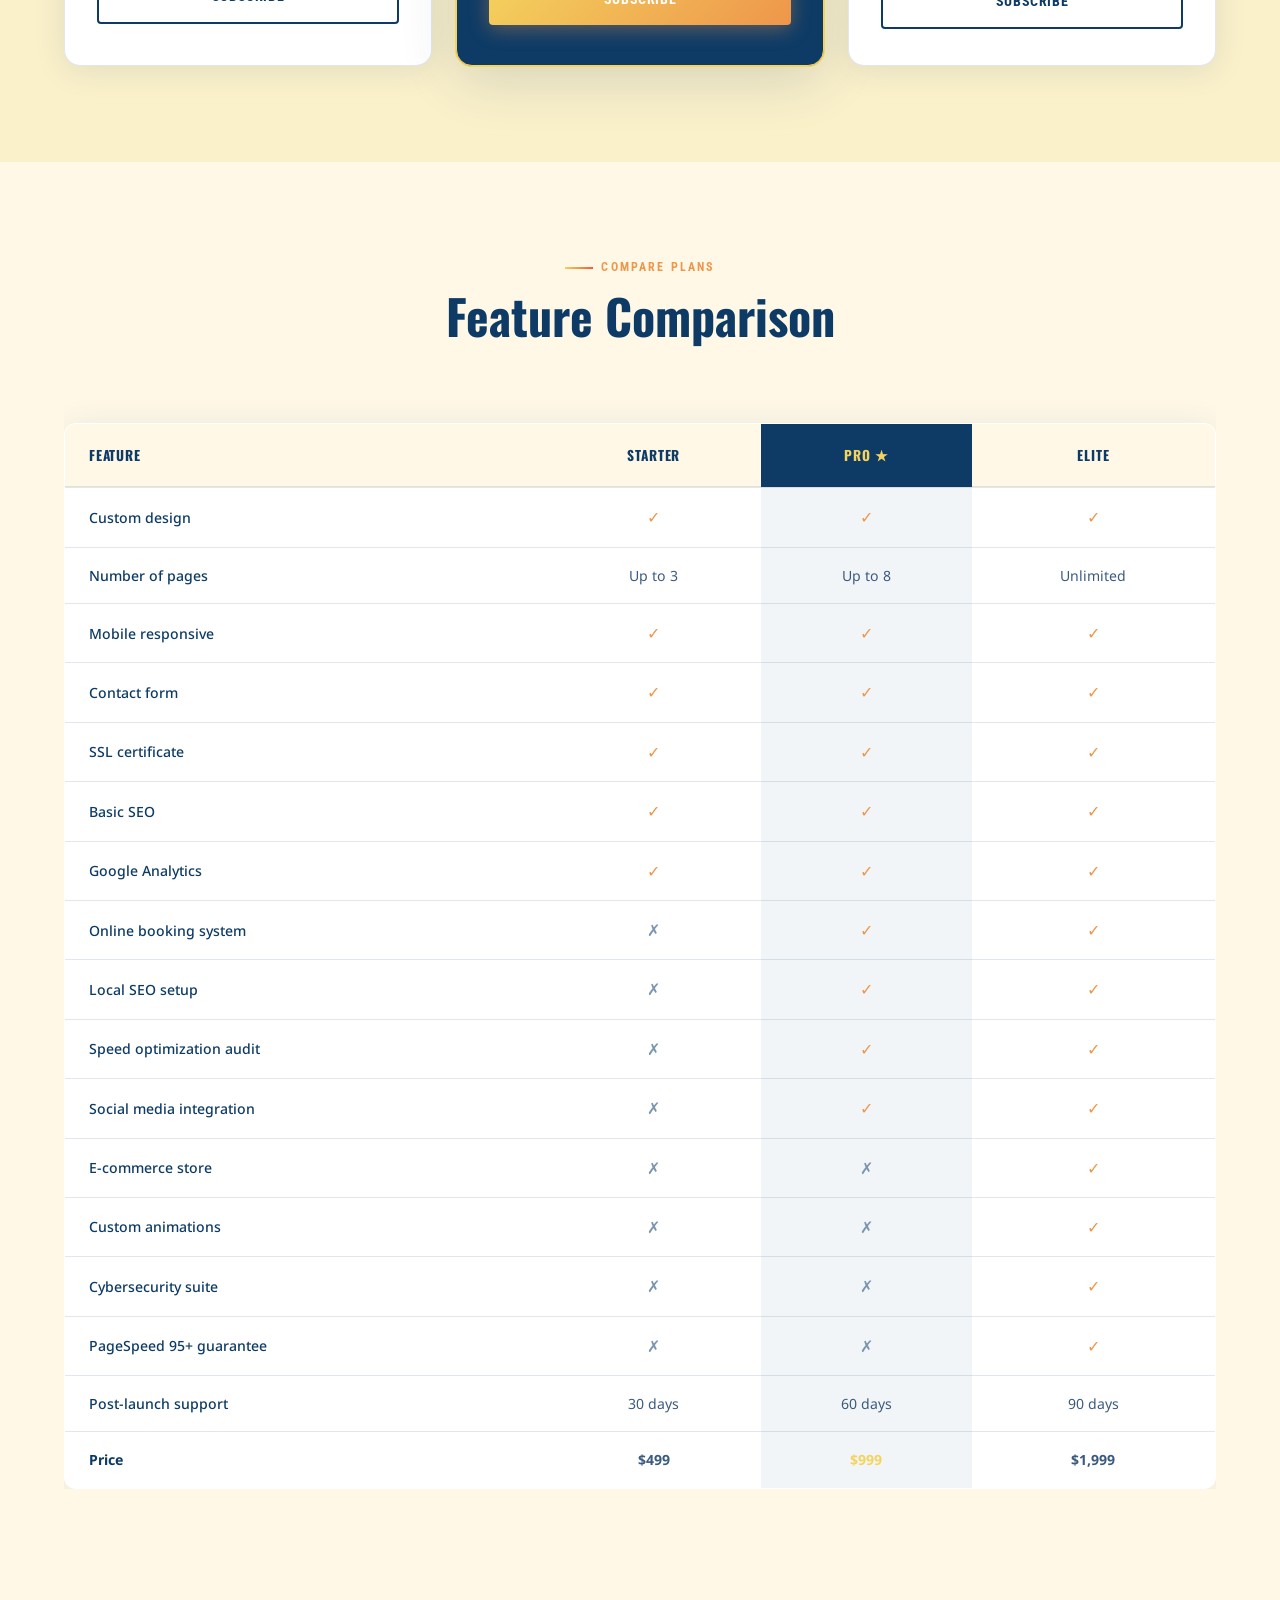
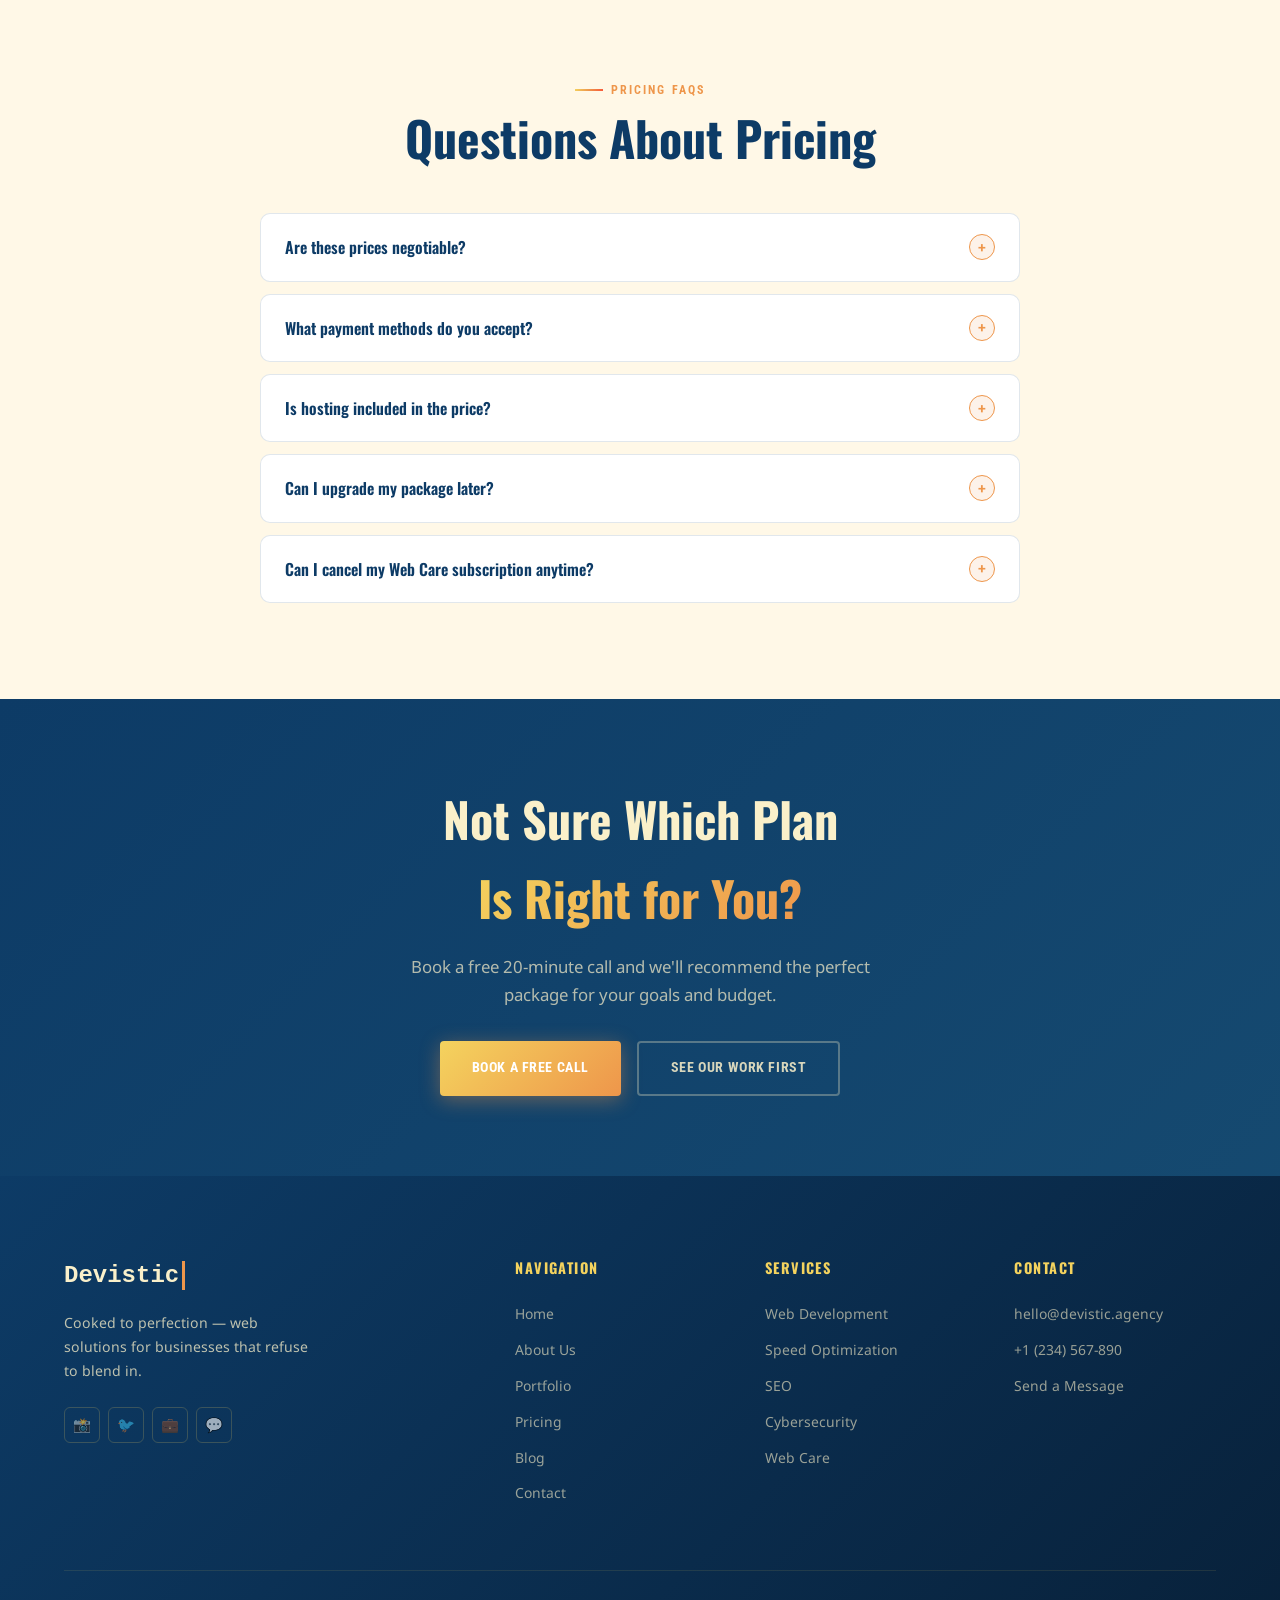
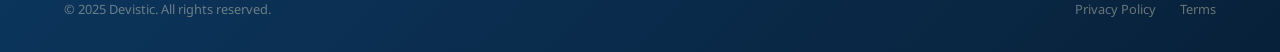
<file: pricing.html>
<!DOCTYPE html>
<html lang="en">
<head>
  <meta charset="UTF-8" />
  <meta name="viewport" content="width=device-width, initial-scale=1.0" />
  <meta name="description" content="Devistic pricing — transparent web development packages for local businesses. One-time website builds, SEO, speed optimization, cybersecurity & monthly Web Care plans." />
  <meta name="keywords" content="web development pricing, website packages, SEO pricing, web care monthly, Devistic pricing" />
  <title>Pricing — Devistic</title>
  <link rel="canonical" href="https://devistic.agency/pricing" />
  <link rel="icon" href="../assets/icons/favicon.svg" type="image/svg+xml" />
  <link rel="stylesheet" href="style.css" />
</head>
<body>

  <nav class="navbar" role="navigation">
    <div class="nav-inner">
      <a href="index.html" class="nav-logo"><span class="logo-name">Devistic</span><span class="cursor"></span></a>
      <ul class="nav-links">
        <li><a href="index.html">Home</a></li>
        <li><a href="about.html">About Us</a></li>
        <li><a href="portfolio.html">Portfolio</a></li>
        <li><a href="pricing.html" class="active">Pricing</a></li>
        <li><a href="blog.html">Blog</a></li>
        <li><a href="contact.html">Contact</a></li>
      </ul>
      <div class="nav-actions">
        <div class="theme-toggle-wrap">
          <span class="theme-icon">☀️</span>
          <button class="theme-toggle" id="theme-toggle" aria-label="Switch theme"></button>
          <span class="theme-icon">🌙</span>
        </div>
        <a href="contact.html" class="btn btn-primary" style="font-size:0.78rem;padding:0.6rem 1.2rem;">Get a Quote</a>
        <button class="nav-hamburger" aria-label="Open menu" aria-expanded="false"><span></span><span></span><span></span></button>
      </div>
    </div>
  </nav>

  <!-- Page Hero -->
  <section class="page-hero">
    <div class="container page-hero-content">
      <div class="reveal">
        <p class="section-label">Transparent Pricing</p>
        <h1>Simple, Honest<br><span class="grad-text">Pricing Plans</span></h1>
        <p>No hidden fees. No surprise invoices. Just clear value for every budget and every stage of growth.</p>
      </div>
    </div>
  </section>

  <!-- ═══════════════════ WEBSITE PACKAGES ═══════════════════ -->
  <section class="section-pad">
    <div class="container">
      <div class="reveal" style="text-align:center;margin-bottom:3.5rem;">
        <p class="section-label" style="justify-content:center;">Website Development</p>
        <h2 class="section-title" style="text-align:center;">One-Time Website Packages</h2>
        <p class="section-sub" style="margin:0 auto;">Pick the package that fits your business. All include mobile-responsive design, SSL setup, and a 30-day post-launch support period.</p>
      </div>

      <div class="pricing-grid">
        <!-- Starter -->
        <div class="price-card reveal delay-1">
          <p class="price-title">Starter</p>
          <div class="price-amount" data-monthly="499" data-yearly="449">$499</div>
          <p class="price-period">One-time · up to 3 pages</p>
          <hr class="price-divider">
          <ul class="price-features">
            <li class="price-feature"><span class="price-check">✓</span> Custom responsive design</li>
            <li class="price-feature"><span class="price-check">✓</span> Up to 3 pages</li>
            <li class="price-feature"><span class="price-check">✓</span> Contact form integration</li>
            <li class="price-feature"><span class="price-check">✓</span> Basic on-page SEO</li>
            <li class="price-feature"><span class="price-check">✓</span> SSL certificate setup</li>
            <li class="price-feature"><span class="price-check">✓</span> Google Analytics setup</li>
            <li class="price-feature"><span class="price-check">✓</span> 30-day support</li>
            <li class="price-feature"><span class="price-cross">✗</span> <span style="color:var(--text-3)">Booking system</span></li>
            <li class="price-feature"><span class="price-cross">✗</span> <span style="color:var(--text-3)">E-commerce</span></li>
            <li class="price-feature"><span class="price-cross">✗</span> <span style="color:var(--text-3)">Speed optimization audit</span></li>
          </ul>
          <a href="contact.html" class="btn btn-outline" style="width:100%;justify-content:center;">Get Started</a>
        </div>

        <!-- Pro — Featured -->
        <div class="price-card featured reveal delay-2">
          <div class="price-badge">Most Popular</div>
          <p class="price-title">Pro</p>
          <div class="price-amount" data-monthly="999" data-yearly="899">$999</div>
          <p class="price-period">One-time · up to 8 pages</p>
          <hr class="price-divider">
          <ul class="price-features">
            <li class="price-feature"><span class="price-check">✓</span> Premium custom design</li>
            <li class="price-feature"><span class="price-check">✓</span> Up to 8 pages</li>
            <li class="price-feature"><span class="price-check">✓</span> Online booking system</li>
            <li class="price-feature"><span class="price-check">✓</span> Full on-page + local SEO</li>
            <li class="price-feature"><span class="price-check">✓</span> Speed optimization audit</li>
            <li class="price-feature"><span class="price-check">✓</span> SSL + security hardening</li>
            <li class="price-feature"><span class="price-check">✓</span> Google Analytics + Search Console</li>
            <li class="price-feature"><span class="price-check">✓</span> Social media integration</li>
            <li class="price-feature"><span class="price-check">✓</span> 60-day support</li>
            <li class="price-feature"><span class="price-cross">✗</span> <span style="color:rgba(250,240,202,0.4)">E-commerce store</span></li>
          </ul>
          <a href="contact.html" class="btn btn-primary" style="width:100%;justify-content:center;">Get Started</a>
        </div>

        <!-- Elite -->
        <div class="price-card reveal delay-3">
          <p class="price-title">Elite</p>
          <div class="price-amount" data-monthly="1999" data-yearly="1799">$1,999</div>
          <p class="price-period">One-time · unlimited pages</p>
          <hr class="price-divider">
          <ul class="price-features">
            <li class="price-feature"><span class="price-check">✓</span> Custom luxury design</li>
            <li class="price-feature"><span class="price-check">✓</span> Unlimited pages</li>
            <li class="price-feature"><span class="price-check">✓</span> E-commerce store</li>
            <li class="price-feature"><span class="price-check">✓</span> Advanced booking + CRM</li>
            <li class="price-feature"><span class="price-check">✓</span> Full SEO strategy + setup</li>
            <li class="price-feature"><span class="price-check">✓</span> PageSpeed 95+ guarantee</li>
            <li class="price-feature"><span class="price-check">✓</span> Full cybersecurity suite</li>
            <li class="price-feature"><span class="price-check">✓</span> Custom animations</li>
            <li class="price-feature"><span class="price-check">✓</span> 90-day priority support</li>
            <li class="price-feature"><span class="price-check">✓</span> 1 month Web Care free</li>
          </ul>
          <a href="contact.html" class="btn btn-outline" style="width:100%;justify-content:center;">Get Started</a>
        </div>
      </div>
    </div>
  </section>

  <!-- ═══════════════════ ADD-ON SERVICES ═══════════════════════ -->
  <section class="section-pad" style="background:var(--bg-alt);">
    <div class="container">
      <div class="reveal" style="text-align:center;margin-bottom:3.5rem;">
        <p class="section-label" style="justify-content:center;">Add-On Services</p>
        <h2 class="section-title" style="text-align:center;">Enhance Your Package</h2>
        <p class="section-sub" style="margin:0 auto;">Pair any package with these specialist services for a complete digital presence.</p>
      </div>
      <div style="display:grid;grid-template-columns:repeat(2,1fr);gap:1.5rem;" class="addon-grid">
        <div class="card reveal delay-1" style="display:flex;gap:1.25rem;align-items:flex-start;">
          <div class="service-icon" style="flex-shrink:0;">⚡</div>
          <div>
            <h3 style="font-family:var(--font-display);font-size:1.1rem;font-weight:600;margin-bottom:0.4rem;color:var(--text-1);">Speed Optimization</h3>
            <p style="font-size:0.88rem;color:var(--text-2);margin-bottom:0.75rem;">Deep performance audit, image compression, caching, CDN setup, Core Web Vitals fix. Guaranteed 90+ PageSpeed score.</p>
            <p style="font-family:var(--font-display);font-size:1.4rem;font-weight:700;color:var(--orange);">$149 <span style="font-size:0.8rem;color:var(--text-3);font-weight:400;">one-time</span></p>
          </div>
        </div>
        <div class="card reveal delay-2" style="display:flex;gap:1.25rem;align-items:flex-start;">
          <div class="service-icon" style="flex-shrink:0;">🔍</div>
          <div>
            <h3 style="font-family:var(--font-display);font-size:1.1rem;font-weight:600;margin-bottom:0.4rem;color:var(--text-1);">SEO Package</h3>
            <p style="font-size:0.88rem;color:var(--text-2);margin-bottom:0.75rem;">Keyword research, meta optimization, schema markup, local SEO (Google Business), backlink strategy, and monthly reporting.</p>
            <p style="font-family:var(--font-display);font-size:1.4rem;font-weight:700;color:var(--orange);">$299 <span style="font-size:0.8rem;color:var(--text-3);font-weight:400;">one-time</span></p>
          </div>
        </div>
        <div class="card reveal delay-3" style="display:flex;gap:1.25rem;align-items:flex-start;">
          <div class="service-icon" style="flex-shrink:0;">🔒</div>
          <div>
            <h3 style="font-family:var(--font-display);font-size:1.1rem;font-weight:600;margin-bottom:0.4rem;color:var(--text-1);">Cybersecurity Suite</h3>
            <p style="font-size:0.88rem;color:var(--text-2);margin-bottom:0.75rem;">SSL setup, firewall configuration, malware scanning, vulnerability assessment, login hardening, and security report.</p>
            <p style="font-family:var(--font-display);font-size:1.4rem;font-weight:700;color:var(--orange);">$199 <span style="font-size:0.8rem;color:var(--text-3);font-weight:400;">one-time</span></p>
          </div>
        </div>
        <div class="card reveal delay-1" style="display:flex;gap:1.25rem;align-items:flex-start;">
          <div class="service-icon" style="flex-shrink:0;">🛒</div>
          <div>
            <h3 style="font-family:var(--font-display);font-size:1.1rem;font-weight:600;margin-bottom:0.4rem;color:var(--text-1);">E-Commerce Add-On</h3>
            <p style="font-size:0.88rem;color:var(--text-2);margin-bottom:0.75rem;">Add a full online store to any package — product catalog, cart, payment gateway, order management, and inventory system.</p>
            <p style="font-family:var(--font-display);font-size:1.4rem;font-weight:700;color:var(--orange);">$599 <span style="font-size:0.8rem;color:var(--text-3);font-weight:400;">one-time</span></p>
          </div>
        </div>
      </div>
    </div>
  </section>

  <!-- ═══════════════════ WEB CARE MONTHLY ════════════════════ -->
  <section class="section-pad">
    <div class="container">
      <div class="reveal" style="text-align:center;margin-bottom:3.5rem;">
        <p class="section-label" style="justify-content:center;">Monthly Subscription</p>
        <h2 class="section-title" style="text-align:center;">Web Care Packages</h2>
        <p class="section-sub" style="margin:0 auto;">Ongoing support so you never have to worry about your website again. Cancel anytime.</p>
      </div>

      <div class="pricing-grid">
        <!-- Basic Care -->
        <div class="price-card reveal delay-1">
          <p class="price-title">Basic Care</p>
          <div class="price-amount">$49</div>
          <p class="price-period">per month · billed monthly</p>
          <hr class="price-divider">
          <ul class="price-features">
            <li class="price-feature"><span class="price-check">✓</span> Monthly plugin updates</li>
            <li class="price-feature"><span class="price-check">✓</span> Weekly automated backups</li>
            <li class="price-feature"><span class="price-check">✓</span> Uptime monitoring</li>
            <li class="price-feature"><span class="price-check">✓</span> Basic security scans</li>
            <li class="price-feature"><span class="price-check">✓</span> Email support (48h response)</li>
            <li class="price-feature"><span class="price-cross">✗</span> <span style="color:var(--text-3)">Content updates</span></li>
            <li class="price-feature"><span class="price-cross">✗</span> <span style="color:var(--text-3)">Performance reports</span></li>
          </ul>
          <a href="contact.html" class="btn btn-outline" style="width:100%;justify-content:center;">Subscribe</a>
        </div>

        <!-- Growth Care — Featured -->
        <div class="price-card featured reveal delay-2">
          <div class="price-badge">Best Value</div>
          <p class="price-title">Growth Care</p>
          <div class="price-amount">$99</div>
          <p class="price-period">per month · billed monthly</p>
          <hr class="price-divider">
          <ul class="price-features">
            <li class="price-feature"><span class="price-check">✓</span> Everything in Basic Care</li>
            <li class="price-feature"><span class="price-check">✓</span> 2 content updates/month</li>
            <li class="price-feature"><span class="price-check">✓</span> Daily backups</li>
            <li class="price-feature"><span class="price-check">✓</span> Advanced security monitoring</li>
            <li class="price-feature"><span class="price-check">✓</span> Monthly performance report</li>
            <li class="price-feature"><span class="price-check">✓</span> Priority email (24h response)</li>
            <li class="price-feature"><span class="price-check">✓</span> Minor design tweaks</li>
          </ul>
          <a href="contact.html" class="btn btn-primary" style="width:100%;justify-content:center;">Subscribe</a>
        </div>

        <!-- Premium Care -->
        <div class="price-card reveal delay-3">
          <p class="price-title">Premium Care</p>
          <div class="price-amount">$199</div>
          <p class="price-period">per month · billed monthly</p>
          <hr class="price-divider">
          <ul class="price-features">
            <li class="price-feature"><span class="price-check">✓</span> Everything in Growth Care</li>
            <li class="price-feature"><span class="price-check">✓</span> Unlimited content updates</li>
            <li class="price-feature"><span class="price-check">✓</span> Real-time backups</li>
            <li class="price-feature"><span class="price-check">✓</span> Monthly SEO review</li>
            <li class="price-feature"><span class="price-check">✓</span> Speed re-optimization</li>
            <li class="price-feature"><span class="price-check">✓</span> Priority phone + chat (4h)</li>
            <li class="price-feature"><span class="price-check">✓</span> Dedicated account manager</li>
          </ul>
          <a href="contact.html" class="btn btn-outline" style="width:100%;justify-content:center;">Subscribe</a>
        </div>
      </div>
    </div>
  </section>

  <!-- ══════════════════ COMPARISON TABLE ═════════════════════ -->
  <section class="section-pad" style="background:var(--bg-alt);">
    <div class="container">
      <div class="reveal" style="text-align:center;margin-bottom:2rem;">
        <p class="section-label" style="justify-content:center;">Compare Plans</p>
        <h2 class="section-title" style="text-align:center;">Feature Comparison</h2>
      </div>
      <div class="reveal" style="overflow-x:auto;">
        <table class="compare-table">
          <thead>
            <tr>
              <th style="min-width:200px;">Feature</th>
              <th>Starter</th>
              <th class="featured-col">Pro ★</th>
              <th>Elite</th>
            </tr>
          </thead>
          <tbody>
            <tr><td>Custom design</td><td><span class="check-yes">✓</span></td><td class="featured-col"><span class="check-yes">✓</span></td><td><span class="check-yes">✓</span></td></tr>
            <tr><td>Number of pages</td><td>Up to 3</td><td class="featured-col">Up to 8</td><td>Unlimited</td></tr>
            <tr><td>Mobile responsive</td><td><span class="check-yes">✓</span></td><td class="featured-col"><span class="check-yes">✓</span></td><td><span class="check-yes">✓</span></td></tr>
            <tr><td>Contact form</td><td><span class="check-yes">✓</span></td><td class="featured-col"><span class="check-yes">✓</span></td><td><span class="check-yes">✓</span></td></tr>
            <tr><td>SSL certificate</td><td><span class="check-yes">✓</span></td><td class="featured-col"><span class="check-yes">✓</span></td><td><span class="check-yes">✓</span></td></tr>
            <tr><td>Basic SEO</td><td><span class="check-yes">✓</span></td><td class="featured-col"><span class="check-yes">✓</span></td><td><span class="check-yes">✓</span></td></tr>
            <tr><td>Google Analytics</td><td><span class="check-yes">✓</span></td><td class="featured-col"><span class="check-yes">✓</span></td><td><span class="check-yes">✓</span></td></tr>
            <tr><td>Online booking system</td><td><span class="check-no">✗</span></td><td class="featured-col"><span class="check-yes">✓</span></td><td><span class="check-yes">✓</span></td></tr>
            <tr><td>Local SEO setup</td><td><span class="check-no">✗</span></td><td class="featured-col"><span class="check-yes">✓</span></td><td><span class="check-yes">✓</span></td></tr>
            <tr><td>Speed optimization audit</td><td><span class="check-no">✗</span></td><td class="featured-col"><span class="check-yes">✓</span></td><td><span class="check-yes">✓</span></td></tr>
            <tr><td>Social media integration</td><td><span class="check-no">✗</span></td><td class="featured-col"><span class="check-yes">✓</span></td><td><span class="check-yes">✓</span></td></tr>
            <tr><td>E-commerce store</td><td><span class="check-no">✗</span></td><td class="featured-col"><span class="check-no">✗</span></td><td><span class="check-yes">✓</span></td></tr>
            <tr><td>Custom animations</td><td><span class="check-no">✗</span></td><td class="featured-col"><span class="check-no">✗</span></td><td><span class="check-yes">✓</span></td></tr>
            <tr><td>Cybersecurity suite</td><td><span class="check-no">✗</span></td><td class="featured-col"><span class="check-no">✗</span></td><td><span class="check-yes">✓</span></td></tr>
            <tr><td>PageSpeed 95+ guarantee</td><td><span class="check-no">✗</span></td><td class="featured-col"><span class="check-no">✗</span></td><td><span class="check-yes">✓</span></td></tr>
            <tr><td>Post-launch support</td><td>30 days</td><td class="featured-col">60 days</td><td>90 days</td></tr>
            <tr>
              <td><strong>Price</strong></td>
              <td><strong>$499</strong></td>
              <td class="featured-col" style="color:var(--yellow);font-weight:700;"><strong>$999</strong></td>
              <td><strong>$1,999</strong></td>
            </tr>
          </tbody>
        </table>
      </div>
    </div>
  </section>

  <!-- FAQ Pricing -->
  <section class="section-pad faq-section">
    <div class="container">
      <div class="reveal" style="text-align:center;margin-bottom:3rem;">
        <p class="section-label" style="justify-content:center;">Pricing FAQs</p>
        <h2 class="section-title" style="text-align:center;">Questions About Pricing</h2>
      </div>
      <div class="faq-list">
        <div class="faq-item reveal delay-1">
          <div class="faq-q">Are these prices negotiable? <span class="faq-icon">+</span></div>
          <div class="faq-a"><p>For small local businesses with tight budgets, we're always open to a conversation. Reach out and tell us about your situation — we'll do our best to find a package that works for both sides. We'd rather work with you than turn you away.</p></div>
        </div>
        <div class="faq-item reveal delay-2">
          <div class="faq-q">What payment methods do you accept? <span class="faq-icon">+</span></div>
          <div class="faq-a"><p>We accept bank transfer, PayPal, and major credit/debit cards. For projects over $500, we typically split payment: 50% upfront to begin work, and 50% upon final delivery before going live.</p></div>
        </div>
        <div class="faq-item reveal delay-3">
          <div class="faq-q">Is hosting included in the price? <span class="faq-icon">+</span></div>
          <div class="faq-a"><p>Hosting is not included in the one-time package prices, but we can recommend and set up reliable hosting for you (typically $5–$15/month). Our Web Care packages include hosting management but the hosting cost itself is separate. We keep it transparent — no bundling tricks.</p></div>
        </div>
        <div class="faq-item reveal delay-1">
          <div class="faq-q">Can I upgrade my package later? <span class="faq-icon">+</span></div>
          <div class="faq-a"><p>Absolutely. Many clients start with Starter and upgrade as their business grows. We build all sites with scalability in mind, so upgrading is smooth. You only pay the difference between your original package and the new one.</p></div>
        </div>
        <div class="faq-item reveal delay-2">
          <div class="faq-q">Can I cancel my Web Care subscription anytime? <span class="faq-icon">+</span></div>
          <div class="faq-a"><p>Yes — no long-term contracts. Web Care is month-to-month and you can cancel with 7 days' notice before your next billing date. We believe in earning your continued business every month, not locking you in.</p></div>
        </div>
      </div>
    </div>
  </section>

  <!-- CTA -->
  <section class="cta-banner">
    <div class="container">
      <div class="cta-banner-content reveal">
        <h2>Not Sure Which Plan<br><span class="grad-text">Is Right for You?</span></h2>
        <p>Book a free 20-minute call and we'll recommend the perfect package for your goals and budget.</p>
        <div style="display:flex;gap:1rem;justify-content:center;flex-wrap:wrap;">
          <a href="contact.html" class="btn btn-primary">Book a Free Call</a>
          <a href="portfolio.html" class="btn btn-outline" style="color:rgba(250,240,202,0.85);border-color:rgba(250,240,202,0.3);">See Our Work First</a>
        </div>
      </div>
    </div>
  </section>

  <footer class="footer" role="contentinfo">
    <div class="container">
      <div class="footer-grid">
        <div class="footer-brand">
          <div class="logo">Devistic<span class="cursor"></span></div>
          <p>Cooked to perfection — web solutions for businesses that refuse to blend in.</p>
          <div class="social-links">
            <a href="#" class="social-link" aria-label="Instagram">📸</a>
            <a href="#" class="social-link" aria-label="Twitter">🐦</a>
            <a href="#" class="social-link" aria-label="LinkedIn">💼</a>
            <a href="#" class="social-link" aria-label="WhatsApp">💬</a>
          </div>
        </div>
        <div class="footer-col">
          <h4>Navigation</h4>
          <ul>
            <li><a href="index.html">Home</a></li>
            <li><a href="about.html">About Us</a></li>
            <li><a href="portfolio.html">Portfolio</a></li>
            <li><a href="pricing.html">Pricing</a></li>
            <li><a href="blog.html">Blog</a></li>
            <li><a href="contact.html">Contact</a></li>
          </ul>
        </div>
        <div class="footer-col">
          <h4>Services</h4>
          <ul>
            <li><a href="pricing.html">Web Development</a></li>
            <li><a href="pricing.html">Speed Optimization</a></li>
            <li><a href="pricing.html">SEO</a></li>
            <li><a href="pricing.html">Cybersecurity</a></li>
            <li><a href="pricing.html">Web Care</a></li>
          </ul>
        </div>
        <div class="footer-col">
          <h4>Contact</h4>
          <ul>
            <li><a href="mailto:hello@devistic.agency">hello@devistic.agency</a></li>
            <li><a href="tel:+1234567890">+1 (234) 567-890</a></li>
            <li><a href="contact.html">Send a Message</a></li>
          </ul>
        </div>
      </div>
      <div class="footer-bottom">
        <p>© 2025 Devistic. All rights reserved.</p>
        <div style="display:flex;gap:1.5rem;"><a href="#">Privacy Policy</a><a href="#">Terms</a></div>
      </div>
    </div>
  </footer>

  <button id="scroll-top" aria-label="Scroll to top">↑</button>
  <script src="main.js"></script>
</body>
</html>
</file>
<file: style.css>
/* =========================================================
   DEVISTIC — Global Styles & Design System
   Color palette: #0D3B66 · #FAF0CA · #F4D35E · #EE964B · #F95738
   ========================================================= */

@import url('https://fonts.googleapis.com/css2?family=Noto+Sans:ital,wght@0,300;0,400;0,600;0,700;1,400&family=Oswald:wght@400;500;600;700&family=Roboto+Condensed:wght@300;400;700&display=swap');

/* ─── CSS Variables ─────────────────────────────────────── */
:root {
  /* Brand Palette */
  --navy:      #0D3B66;
  --cream:     #FAF0CA;
  --yellow:    #F4D35E;
  --orange:    #EE964B;
  --red:       #F95738;

  /* Semantic Tokens — Light */
  --bg:        #FAF0CA;
  --bg-alt:    #fff8e7;
  --surface:   #ffffff;
  --border:    rgba(13,59,102,0.12);
  --text-1:    #0D3B66;
  --text-2:    #3a5a80;
  --text-3:    #7a95b0;
  --accent-1:  #F4D35E;
  --accent-2:  #EE964B;
  --accent-3:  #F95738;
  --nav-bg:    rgba(250,240,202,0.92);
  --card-bg:   #ffffff;
  --shadow:    0 4px 32px rgba(13,59,102,0.10);
  --shadow-lg: 0 12px 56px rgba(13,59,102,0.16);

  /* Typography */
  --font-display: 'Oswald', sans-serif;
  --font-body:    'Noto Sans', sans-serif;
  --font-ui:      'Roboto Condensed', sans-serif;

  /* Spacing */
  --gap-xs: 0.4rem;
  --gap-sm: 0.8rem;
  --gap-md: 1.6rem;
  --gap-lg: 3.2rem;
  --gap-xl: 6.4rem;

  /* Motion */
  --ease-out-expo: cubic-bezier(0.16, 1, 0.3, 1);
  --ease-spring:   cubic-bezier(0.34, 1.56, 0.64, 1);
  --dur-fast: 0.2s;
  --dur-med:  0.45s;
  --dur-slow: 0.8s;

  /* Gradients */
  --grad-brand: linear-gradient(135deg, var(--navy) 0%, #1a5276 50%, #0d3b66 100%);
  --grad-warm:  linear-gradient(135deg, var(--yellow) 0%, var(--orange) 50%, var(--red) 100%);
  --grad-hero:  linear-gradient(135deg, #0d3b66 0%, #0e4a82 40%, #1a3a5c 100%);
}

/* ─── Dark Theme ────────────────────────────────────────── */
[data-theme="dark"] {
  --bg:        #08213a;
  --bg-alt:    #0a2947;
  --surface:   #0d3050;
  --border:    rgba(244,211,94,0.14);
  --text-1:    #FAF0CA;
  --text-2:    #c8d8e8;
  --text-3:    #6a8ca8;
  --nav-bg:    rgba(8,33,58,0.95);
  --card-bg:   #0d3050;
  --shadow:    0 4px 32px rgba(0,0,0,0.35);
  --shadow-lg: 0 12px 56px rgba(0,0,0,0.50);
  --bg-alt:    #091f36;
}

/* ─── Reset & Base ──────────────────────────────────────── */
*, *::before, *::after { box-sizing: border-box; margin: 0; padding: 0; }

html {
  scroll-behavior: smooth;
  font-size: 16px;
}

body {
  font-family: var(--font-body);
  background-color: var(--bg);
  color: var(--text-1);
  line-height: 1.65;
  transition: background-color 0.4s ease, color 0.4s ease;
  overflow-x: hidden;
}

img { max-width: 100%; height: auto; display: block; }
a { color: inherit; text-decoration: none; }
ul { list-style: none; }
button { cursor: pointer; border: none; background: none; font-family: inherit; }

/* ─── Animated Gradient Text Utility ───────────────────── */
.grad-text {
  background: var(--grad-warm);
  -webkit-background-clip: text;
  -webkit-text-fill-color: transparent;
  background-clip: text;
  background-size: 200% 200%;
  animation: gradShift 4s ease infinite;
}

@keyframes gradShift {
  0%   { background-position: 0% 50%; }
  50%  { background-position: 100% 50%; }
  100% { background-position: 0% 50%; }
}

/* ─── Animated Gradient BG Utility ─────────────────────── */
.grad-bg {
  background: linear-gradient(135deg, var(--navy), #1a5276, #0d3b66, #0e4a82);
  background-size: 400% 400%;
  animation: bgShift 8s ease infinite;
}

@keyframes bgShift {
  0%   { background-position: 0% 50%; }
  50%  { background-position: 100% 50%; }
  100% { background-position: 0% 50%; }
}

/* ─── Scroll Animation Classes ──────────────────────────── */
.reveal {
  opacity: 0;
  transform: translateY(40px);
  transition: opacity var(--dur-slow) var(--ease-out-expo),
              transform var(--dur-slow) var(--ease-out-expo);
}
.reveal.from-left  { transform: translateX(-60px); }
.reveal.from-right { transform: translateX(60px); }
.reveal.from-below { transform: translateY(60px); }
.reveal.pop        { transform: scale(0.88); }

.reveal.visible {
  opacity: 1;
  transform: translate(0) scale(1);
}

/* Stagger delays */
.delay-1 { transition-delay: 0.1s; }
.delay-2 { transition-delay: 0.2s; }
.delay-3 { transition-delay: 0.3s; }
.delay-4 { transition-delay: 0.4s; }
.delay-5 { transition-delay: 0.5s; }

/* ─── Layout Utilities ──────────────────────────────────── */
.container {
  width: 100%;
  max-width: 1200px;
  margin: 0 auto;
  padding: 0 1.5rem;
}

.section-pad {
  padding: 6rem 0;
}

.section-pad-sm {
  padding: 3.5rem 0;
}

.grid-2 { display: grid; grid-template-columns: repeat(2, 1fr); gap: var(--gap-lg); }
.grid-3 { display: grid; grid-template-columns: repeat(3, 1fr); gap: var(--gap-md); }
.grid-4 { display: grid; grid-template-columns: repeat(4, 1fr); gap: var(--gap-md); }

/* ─── Section Headers ───────────────────────────────────── */
.section-label {
  font-family: var(--font-ui);
  font-size: 0.75rem;
  font-weight: 700;
  letter-spacing: 0.18em;
  text-transform: uppercase;
  color: var(--orange);
  margin-bottom: 0.75rem;
  display: flex;
  align-items: center;
  gap: 0.5rem;
}
.section-label::before {
  content: '';
  display: inline-block;
  width: 28px;
  height: 2px;
  background: var(--grad-warm);
}

.section-title {
  font-family: var(--font-display);
  font-size: clamp(2rem, 4vw, 3rem);
  font-weight: 700;
  line-height: 1.1;
  color: var(--text-1);
  margin-bottom: 1rem;
}

.section-sub {
  font-family: var(--font-body);
  font-size: 1.05rem;
  color: var(--text-2);
  max-width: 560px;
}

/* ─── Buttons ───────────────────────────────────────────── */
.btn {
  display: inline-flex;
  align-items: center;
  gap: 0.5rem;
  font-family: var(--font-ui);
  font-size: 0.9rem;
  font-weight: 700;
  letter-spacing: 0.04em;
  text-transform: uppercase;
  padding: 0.85rem 2rem;
  border-radius: 4px;
  transition: all var(--dur-fast) var(--ease-out-expo);
  position: relative;
  overflow: hidden;
}

.btn-primary {
  background: var(--grad-warm);
  background-size: 200% 200%;
  color: #fff;
  animation: gradShift 4s ease infinite;
  box-shadow: 0 4px 20px rgba(238,150,75,0.4);
}
.btn-primary:hover {
  transform: translateY(-2px);
  box-shadow: 0 8px 30px rgba(249,87,56,0.5);
}

.btn-outline {
  border: 2px solid var(--text-1);
  color: var(--text-1);
  background: transparent;
}
.btn-outline:hover {
  background: var(--text-1);
  color: var(--bg);
  transform: translateY(-2px);
}

.btn-ghost {
  color: var(--orange);
  padding: 0.5rem 0;
  font-weight: 700;
  position: relative;
}
.btn-ghost::after {
  content: '';
  position: absolute;
  bottom: 0;
  left: 0;
  width: 0;
  height: 2px;
  background: var(--grad-warm);
  transition: width var(--dur-med) var(--ease-out-expo);
}
.btn-ghost:hover::after { width: 100%; }

/* ─── Cards ─────────────────────────────────────────────── */
.card {
  background: var(--card-bg);
  border: 1px solid var(--border);
  border-radius: 12px;
  padding: 2rem;
  box-shadow: var(--shadow);
  transition: transform var(--dur-med) var(--ease-out-expo),
              box-shadow var(--dur-med) var(--ease-out-expo);
}
.card:hover {
  transform: translateY(-6px);
  box-shadow: var(--shadow-lg);
}

/* ─── Navbar ────────────────────────────────────────────── */
.navbar {
  position: fixed;
  top: 0;
  left: 0;
  right: 0;
  z-index: 1000;
  background: var(--nav-bg);
  backdrop-filter: blur(16px);
  -webkit-backdrop-filter: blur(16px);
  border-bottom: 1px solid var(--border);
  transition: background 0.4s ease, box-shadow 0.4s ease;
}
.navbar.scrolled {
  box-shadow: var(--shadow);
}

.nav-inner {
  display: flex;
  align-items: center;
  justify-content: space-between;
  height: 68px;
  padding: 0 1.5rem;
  max-width: 1200px;
  margin: 0 auto;
}

/* Logo */
.nav-logo {
  font-family: 'Courier New', monospace;
  font-size: 1.9rem;
  font-weight: 900;
  color: var(--text-1);
  letter-spacing: -0.02em;
  text-decoration: none;
  display: flex;
  align-items: center;
  gap: 0;
}
.nav-logo .logo-name {
  background: var(--grad-brand);
  -webkit-background-clip: text;
  -webkit-text-fill-color: transparent;
  background-clip: text;
}
[data-theme="dark"] .nav-logo .logo-name {
  background: var(--grad-warm);
  -webkit-background-clip: text;
  background-clip: text;
}
.nav-logo .cursor {
  display: inline-block;
  width: 3px;
  height: 1.2em;
  background: var(--orange);
  margin-left: 3px;
  animation: blink 1s step-end infinite;
  vertical-align: middle;
}
@keyframes blink {
  0%, 100% { opacity: 1; }
  50%       { opacity: 0; }
}

/* Nav Links */
.nav-links {
  display: flex;
  align-items: center;
  gap: 0.25rem;
}
.nav-links a {
  font-family: var(--font-ui);
  font-size: 0.82rem;
  font-weight: 700;
  letter-spacing: 0.08em;
  text-transform: uppercase;
  color: var(--text-2);
  padding: 0.45rem 0.9rem;
  border-radius: 4px;
  transition: color var(--dur-fast), background var(--dur-fast);
  position: relative;
}
.nav-links a:hover,
.nav-links a.active {
  color: var(--text-1);
  background: rgba(13,59,102,0.07);
}
[data-theme="dark"] .nav-links a:hover,
[data-theme="dark"] .nav-links a.active {
  background: rgba(244,211,94,0.1);
  color: var(--yellow);
}

.nav-actions {
  display: flex;
  align-items: center;
  gap: 0.75rem;
}

/* Theme Toggle */
.theme-toggle {
  width: 44px;
  height: 24px;
  background: var(--border);
  border-radius: 99px;
  position: relative;
  transition: background 0.3s;
  border: 1px solid var(--border);
  cursor: pointer;
}
.theme-toggle::before {
  content: '';
  position: absolute;
  top: 2px;
  left: 2px;
  width: 18px;
  height: 18px;
  border-radius: 50%;
  background: var(--orange);
  transition: transform 0.3s var(--ease-spring);
}
[data-theme="dark"] .theme-toggle::before {
  transform: translateX(20px);
}
.theme-toggle-wrap {
  display: flex;
  align-items: center;
  gap: 0.4rem;
}
.theme-icon {
  font-size: 0.85rem;
  color: var(--text-3);
}

/* Mobile Menu */
.nav-hamburger {
  display: none;
  flex-direction: column;
  gap: 5px;
  padding: 0.4rem;
  cursor: pointer;
}
.nav-hamburger span {
  display: block;
  width: 22px;
  height: 2px;
  background: var(--text-1);
  transition: all 0.3s;
  border-radius: 2px;
}

/* ─── Hero Section ──────────────────────────────────────── */
.hero {
  min-height: 100vh;
  display: flex;
  align-items: center;
  position: relative;
  overflow: hidden;
  padding-top: 68px;
}

.hero-bg {
  position: absolute;
  inset: 0;
  background: linear-gradient(135deg, #0d3b66 0%, #0e4a82 45%, #1a3a5c 100%);
  background-size: 400% 400%;
  animation: bgShift 10s ease infinite;
}

.hero-grid-overlay {
  position: absolute;
  inset: 0;
  background-image:
    linear-gradient(rgba(244,211,94,0.04) 1px, transparent 1px),
    linear-gradient(90deg, rgba(244,211,94,0.04) 1px, transparent 1px);
  background-size: 60px 60px;
}

.hero-orb {
  position: absolute;
  border-radius: 50%;
  filter: blur(80px);
  opacity: 0.25;
  animation: orbFloat 8s ease-in-out infinite;
}
.hero-orb-1 {
  width: 500px; height: 500px;
  background: var(--yellow);
  top: -100px; right: -100px;
  animation-delay: 0s;
}
.hero-orb-2 {
  width: 350px; height: 350px;
  background: var(--red);
  bottom: 50px; left: -80px;
  animation-delay: -4s;
}
@keyframes orbFloat {
  0%, 100% { transform: translateY(0) scale(1); }
  50% { transform: translateY(-30px) scale(1.05); }
}

.hero-content {
  position: relative;
  z-index: 2;
  width: 100%;
  max-width: 1200px;
  margin: 0 auto;
  padding: 5rem 1.5rem;
  display: grid;
  grid-template-columns: 1fr 1fr;
  gap: 4rem;
  align-items: center;
}

.hero-label {
  font-family: var(--font-ui);
  font-size: 0.72rem;
  letter-spacing: 0.22em;
  text-transform: uppercase;
  color: var(--yellow);
  margin-bottom: 1.2rem;
  display: flex;
  align-items: center;
  gap: 0.5rem;
  opacity: 0;
  animation: fadeUp 0.8s 0.2s var(--ease-out-expo) forwards;
}
.hero-label::before {
  content: '';
  width: 32px;
  height: 1px;
  background: var(--yellow);
}

.hero-title {
  font-family: var(--font-display);
  font-size: clamp(2.8rem, 5.5vw, 5rem);
  font-weight: 700;
  line-height: 1.05;
  color: var(--cream);
  margin-bottom: 1.5rem;
  opacity: 0;
  animation: fadeUp 0.8s 0.35s var(--ease-out-expo) forwards;
}
.hero-title .hl {
  background: linear-gradient(135deg, var(--yellow), var(--orange), var(--red));
  -webkit-background-clip: text;
  -webkit-text-fill-color: transparent;
  background-clip: text;
  background-size: 200%;
  animation: gradShift 4s ease infinite;
}

.hero-desc {
  font-size: 1.05rem;
  color: rgba(250,240,202,0.75);
  line-height: 1.75;
  max-width: 480px;
  margin-bottom: 2.5rem;
  opacity: 0;
  animation: fadeUp 0.8s 0.5s var(--ease-out-expo) forwards;
}

.hero-cta {
  display: flex;
  gap: 1rem;
  flex-wrap: wrap;
  opacity: 0;
  animation: fadeUp 0.8s 0.65s var(--ease-out-expo) forwards;
}

.hero-visual {
  position: relative;
  opacity: 0;
  animation: fadeRight 1s 0.4s var(--ease-out-expo) forwards;
}

.hero-browser {
  background: rgba(6, 18, 36, 0.85);
  border: 1px solid rgba(244,211,94,0.35);
  border-radius: 14px;
  overflow: hidden;
  backdrop-filter: blur(20px);
  box-shadow:
    0 0 0 1px rgba(244,211,94,0.12),
    0 32px 80px rgba(0,0,0,0.55),
    0 0 60px rgba(238,150,75,0.12),
    inset 0 1px 0 rgba(244,211,94,0.15);
}
.browser-bar {
  background: rgba(255,255,255,0.06);
  padding: 0.85rem 1rem;
  display: flex;
  align-items: center;
  gap: 0.5rem;
  border-bottom: 1px solid rgba(244,211,94,0.1);
}
.browser-dot {
  width: 12px; height: 12px;
  border-radius: 50%;
  box-shadow: 0 0 6px currentColor;
}
.browser-dot:nth-child(1) { background: #ff5f57; color: #ff5f57; }
.browser-dot:nth-child(2) { background: #febc2e; color: #febc2e; }
.browser-dot:nth-child(3) { background: #28c840; color: #28c840; }
.browser-url {
  flex: 1;
  background: rgba(255,255,255,0.07);
  border-radius: 6px;
  padding: 0.3rem 0.75rem;
  font-family: var(--font-ui);
  font-size: 0.72rem;
  color: rgba(250,240,202,0.6);
  margin-left: 0.5rem;
  border: 1px solid rgba(255,255,255,0.08);
}
.browser-content {
  padding: 1.5rem;
  min-height: 260px;
  display: flex;
  flex-direction: column;
  gap: 0.6rem;
  background: rgba(4, 12, 24, 0.6);
}
.code-line {
  display: flex;
  gap: 0.75rem;
  align-items: center;
  font-family: 'Courier New', monospace;
  font-size: 0.78rem;
}
.code-num { color: rgba(250,240,202,0.25); width: 20px; text-align: right; flex-shrink: 0; }
.code-keyword { color: var(--yellow); }
.code-func    { color: var(--orange); }
.code-str     { color: #5dbb63; }
.code-comment { color: rgba(250,240,202,0.3); font-style: italic; }

@keyframes fadeUp {
  from { opacity: 0; transform: translateY(30px); }
  to   { opacity: 1; transform: translateY(0); }
}
@keyframes fadeRight {
  from { opacity: 0; transform: translateX(40px); }
  to   { opacity: 1; transform: translateX(0); }
}

/* Hero scroll indicator */
.hero-scroll {
  position: absolute;
  bottom: 2rem;
  left: 50%;
  transform: translateX(-50%);
  z-index: 2;
  display: flex;
  flex-direction: column;
  align-items: center;
  gap: 0.5rem;
  color: rgba(250,240,202,0.5);
  font-family: var(--font-ui);
  font-size: 0.7rem;
  letter-spacing: 0.1em;
  text-transform: uppercase;
}
.scroll-mouse {
  width: 22px; height: 34px;
  border: 2px solid rgba(250,240,202,0.3);
  border-radius: 11px;
  display: flex;
  justify-content: center;
  padding-top: 5px;
}
.scroll-wheel {
  width: 3px; height: 7px;
  background: var(--yellow);
  border-radius: 2px;
  animation: scrollDown 2s ease infinite;
}
@keyframes scrollDown {
  0% { opacity: 1; transform: translateY(0); }
  100% { opacity: 0; transform: translateY(10px); }
}

/* ─── Analytics / Stats ─────────────────────────────────── */
.analytics {
  background: var(--navy);
  padding: 4rem 0;
  position: relative;
  overflow: hidden;
}
.analytics::before {
  content: '';
  position: absolute;
  inset: 0;
  background: linear-gradient(135deg, #0d3b66, #1a5276, #0d3b66);
  background-size: 400% 400%;
  animation: bgShift 12s ease infinite;
}
.analytics-grid {
  position: relative;
  z-index: 1;
  display: grid;
  grid-template-columns: repeat(4, 1fr);
  gap: 2rem;
}
.stat-item {
  text-align: center;
  padding: 1.5rem;
  border-right: 1px solid rgba(244,211,94,0.12);
}
.stat-item:last-child { border-right: none; }
.stat-number {
  font-family: var(--font-display);
  font-size: clamp(2.4rem, 4vw, 3.5rem);
  font-weight: 700;
  line-height: 1;
  background: linear-gradient(135deg, var(--yellow), var(--orange));
  -webkit-background-clip: text;
  -webkit-text-fill-color: transparent;
  background-clip: text;
  display: block;
  margin-bottom: 0.4rem;
}
.stat-label {
  font-family: var(--font-ui);
  font-size: 0.78rem;
  letter-spacing: 0.12em;
  text-transform: uppercase;
  color: rgba(250,240,202,0.6);
}

/* ─── Services ──────────────────────────────────────────── */
.services-grid {
  display: grid;
  grid-template-columns: repeat(3, 1fr);
  gap: 1.5rem;
}

.service-card {
  background: var(--card-bg);
  border: 1px solid var(--border);
  border-radius: 12px;
  padding: 2.25rem 2rem;
  box-shadow: var(--shadow);
  transition: all var(--dur-med) var(--ease-out-expo);
  position: relative;
  overflow: hidden;
}
.service-card::before {
  content: '';
  position: absolute;
  top: 0; left: 0; right: 0;
  height: 3px;
  background: var(--grad-warm);
  background-size: 200%;
  animation: gradShift 4s ease infinite;
  transform: scaleX(0);
  transform-origin: left;
  transition: transform var(--dur-med) var(--ease-out-expo);
}
.service-card:hover::before { transform: scaleX(1); }
.service-card:hover {
  transform: translateY(-8px);
  box-shadow: var(--shadow-lg);
}

.service-icon {
  width: 52px; height: 52px;
  border-radius: 10px;
  background: linear-gradient(135deg, rgba(244,211,94,0.15), rgba(238,150,75,0.15));
  display: flex;
  align-items: center;
  justify-content: center;
  font-size: 1.6rem;
  margin-bottom: 1.25rem;
  transition: transform var(--dur-med) var(--ease-spring);
}
.service-card:hover .service-icon { transform: scale(1.1) rotate(-5deg); }

.service-title {
  font-family: var(--font-display);
  font-size: 1.2rem;
  font-weight: 600;
  color: var(--text-1);
  margin-bottom: 0.6rem;
}

.service-desc {
  font-size: 0.9rem;
  color: var(--text-2);
  line-height: 1.65;
  margin-bottom: 1.25rem;
}

/* ─── Why Choose Us ─────────────────────────────────────── */
.why-section {
  background: var(--bg-alt);
}

.why-grid {
  display: grid;
  grid-template-columns: 1fr 1fr;
  gap: 5rem;
  align-items: center;
}

.why-list {
  display: flex;
  flex-direction: column;
  gap: 1.25rem;
  margin-top: 2.5rem;
}

.why-item {
  display: flex;
  gap: 1rem;
  align-items: flex-start;
  padding: 1.25rem;
  border-radius: 8px;
  background: var(--card-bg);
  border: 1px solid var(--border);
  transition: all var(--dur-med) var(--ease-out-expo);
}
.why-item:hover {
  border-color: var(--orange);
  transform: translateX(8px);
  box-shadow: var(--shadow);
}

.why-icon {
  width: 40px; height: 40px;
  border-radius: 8px;
  background: var(--grad-warm);
  background-size: 200%;
  animation: gradShift 4s ease infinite;
  display: flex;
  align-items: center;
  justify-content: center;
  font-size: 1.1rem;
  flex-shrink: 0;
}

.why-text h4 {
  font-family: var(--font-display);
  font-size: 1rem;
  font-weight: 600;
  color: var(--text-1);
  margin-bottom: 0.3rem;
}
.why-text p {
  font-size: 0.87rem;
  color: var(--text-2);
  line-height: 1.6;
}

.why-visual {
  position: relative;
}
.why-card-stack {
  position: relative;
  height: 400px;
}
.wc {
  position: absolute;
  background: var(--card-bg);
  border: 1px solid var(--border);
  border-radius: 16px;
  padding: 1.5rem;
  box-shadow: var(--shadow-lg);
}
.wc-1 { width: 240px; top: 0; left: 0; transform: rotate(-4deg); }
.wc-2 { width: 260px; top: 80px; right: 0; transform: rotate(3deg); }
.wc-3 { width: 220px; bottom: 0; left: 40px; transform: rotate(-2deg); }
.wc-badge {
  display: inline-flex;
  align-items: center;
  gap: 0.3rem;
  background: linear-gradient(135deg, rgba(244,211,94,0.18), rgba(238,150,75,0.18));
  border: 1px solid var(--orange);
  border-radius: 4px;
  padding: 0.25rem 0.6rem;
  font-family: var(--font-ui);
  font-size: 0.7rem;
  font-weight: 700;
  letter-spacing: 0.08em;
  text-transform: uppercase;
  color: var(--orange);
  margin-bottom: 0.75rem;
}
.wc h5 { font-family: var(--font-display); font-size: 1rem; color: var(--text-1); margin-bottom: 0.25rem; }
.wc p  { font-size: 0.8rem; color: var(--text-2); }

/* ─── Testimonials ──────────────────────────────────────── */
/* ─── Testimonials Marquee ──────────────────────────────── */
.testimonials-marquee-wrap {
  overflow: hidden;
  position: relative;
  padding: 1rem 0;
  /* fade edges */
  mask-image: linear-gradient(to right, transparent 0%, black 8%, black 92%, transparent 100%);
  -webkit-mask-image: linear-gradient(to right, transparent 0%, black 8%, black 92%, transparent 100%);
}

.testimonials-track {
  display: flex;
  gap: 1.5rem;
  width: max-content;
  animation: marqueeScroll 36s linear infinite;
}

.testimonials-marquee-wrap:hover .testimonials-track {
  animation-play-state: paused;
}

@keyframes marqueeScroll {
  from { transform: translateX(0); }
  to   { transform: translateX(-50%); }
}

.testi-card {
  background: var(--card-bg);
  border: 1px solid var(--border);
  border-radius: 12px;
  padding: 2rem;
  box-shadow: var(--shadow);
  transition: all var(--dur-med) var(--ease-out-expo);
  width: 340px;
  flex-shrink: 0;
}
.testi-card:hover { transform: translateY(-6px); box-shadow: var(--shadow-lg); }

.testi-stars {
  color: var(--yellow);
  font-size: 0.9rem;
  margin-bottom: 1rem;
  letter-spacing: 0.15em;
}
.testi-quote {
  font-size: 0.95rem;
  color: var(--text-2);
  line-height: 1.7;
  margin-bottom: 1.5rem;
  font-style: italic;
}
.testi-author {
  display: flex;
  align-items: center;
  gap: 0.75rem;
}
.testi-avatar {
  width: 46px;
  height: 46px;
  border-radius: 50%; /* Makes the container a perfect circle */
  overflow: hidden;   /* Hides the square corners of the image inside */
  border: 2px solid var(--orange);
  flex-shrink: 0;
  background: var(--grad-warm);
  background-size: 200%;
  animation: gradShift 4s ease infinite;
  display: flex;
  align-items: center;
  justify-content: center;
  font-size: 1.3rem;
}

.testi-avatar img {
  width: 100%;
  height: 100%;
  object-fit: cover; /* Ensures the image fills the circle without stretching */
  display: block;
  border-radius: 50%; /* Failsafe: Added directly to the image to guarantee circular shape */
}

.testi-name {
  font-family: var(--font-display);
  font-size: 0.95rem;
  font-weight: 600;
  color: var(--text-1);
}
.testi-role {
  font-size: 0.78rem;
  color: var(--text-3);
}

/* ─── FAQ ───────────────────────────────────────────────── */
.faq-section { background: var(--bg-alt); }

.faq-list {
  max-width: 760px;
  margin: 0 auto;
  display: flex;
  flex-direction: column;
  gap: 0.75rem;
}

.faq-item {
  background: var(--card-bg);
  border: 1px solid var(--border);
  border-radius: 10px;
  overflow: hidden;
  transition: all var(--dur-med) var(--ease-out-expo);
}
.faq-item.open {
  border-color: var(--orange);
  box-shadow: var(--shadow);
}

.faq-q {
  display: flex;
  justify-content: space-between;
  align-items: center;
  padding: 1.25rem 1.5rem;
  cursor: pointer;
  font-family: var(--font-display);
  font-size: 1rem;
  font-weight: 600;
  color: var(--text-1);
  gap: 1rem;
  user-select: none;
}

.faq-icon {
  width: 26px; height: 26px;
  border-radius: 50%;
  background: rgba(238,150,75,0.12);
  border: 1px solid var(--orange);
  display: flex;
  align-items: center;
  justify-content: center;
  color: var(--orange);
  font-size: 1.1rem;
  flex-shrink: 0;
  transition: transform var(--dur-med) var(--ease-spring),
              background var(--dur-fast);
}
.faq-item.open .faq-icon {
  transform: rotate(45deg);
  background: var(--orange);
  color: #fff;
}

.faq-a {
  max-height: 0;
  overflow: hidden;
  transition: max-height 0.45s var(--ease-out-expo), padding 0.3s;
  padding: 0 1.5rem;
}
.faq-a p {
  padding-bottom: 1.25rem;
  font-size: 0.93rem;
  color: var(--text-2);
  line-height: 1.7;
}
.faq-item.open .faq-a { max-height: 300px; }

/* ─── Footer ────────────────────────────────────────────── */
.footer {
  background: var(--navy);
  color: rgba(250,240,202,0.75);
  padding: 5rem 0 2rem;
  position: relative;
  overflow: hidden;
}
.footer::before {
  content: '';
  position: absolute;
  inset: 0;
  background: linear-gradient(135deg, #0d3b66 0%, #08213a 100%);
}
[data-theme="dark"] .footer::before {
  background: linear-gradient(135deg, #05172a 0%, #08213a 100%);
}

.footer-grid {
  position: relative;
  z-index: 1;
  display: grid;
  grid-template-columns: 2fr 1fr 1fr 1fr;
  gap: 3rem;
  margin-bottom: 4rem;
}

.footer-brand .logo {
  font-family: 'Courier New', monospace;
  font-size: 1.5rem;
  font-weight: 900;
  color: var(--cream);
  display: flex;
  align-items: center;
  margin-bottom: 1rem;
}
.footer-brand .logo .cursor {
  display: inline-block;
  width: 3px;
  height: 1.2em;
  background: var(--orange);
  margin-left: 3px;
  animation: blink 1s step-end infinite;
}
.footer-brand p {
  font-size: 0.88rem;
  line-height: 1.7;
  max-width: 260px;
  margin-bottom: 1.5rem;
}

.social-links {
  display: flex;
  gap: 0.5rem;
}
.social-link {
  width: 36px; height: 36px;
  border: 1px solid rgba(244,211,94,0.2);
  border-radius: 6px;
  display: flex;
  align-items: center;
  justify-content: center;
  color: rgba(250,240,202,0.6);
  font-size: 0.9rem;
  transition: all var(--dur-fast);
  text-decoration: none;
}
.social-link:hover {
  background: var(--orange);
  border-color: var(--orange);
  color: #fff;
  transform: translateY(-3px);
}

.footer-col h4 {
  font-family: var(--font-display);
  font-size: 0.9rem;
  font-weight: 700;
  letter-spacing: 0.1em;
  text-transform: uppercase;
  color: var(--yellow);
  margin-bottom: 1.25rem;
}
.footer-col ul {
  display: flex;
  flex-direction: column;
  gap: 0.6rem;
}
.footer-col ul li a {
  font-size: 0.87rem;
  color: rgba(250,240,202,0.6);
  transition: color var(--dur-fast);
  text-decoration: none;
}
.footer-col ul li a:hover { color: var(--yellow); }

.footer-bottom {
  position: relative;
  z-index: 1;
  border-top: 1px solid rgba(244,211,94,0.1);
  padding-top: 1.75rem;
  display: flex;
  justify-content: space-between;
  align-items: center;
  flex-wrap: wrap;
  gap: 1rem;
}
.footer-bottom p, .footer-bottom a {
  font-size: 0.8rem;
  color: rgba(250,240,202,0.4);
}
.footer-bottom a:hover { color: var(--yellow); }

/* ─── Page Hero (inner pages) ───────────────────────────── */
.page-hero {
  background: var(--grad-brand);
  background-size: 400%;
  animation: bgShift 10s ease infinite;
  padding: 8rem 0 5rem;
  position: relative;
  overflow: hidden;
}
.page-hero::before {
  content: '';
  position: absolute;
  inset: 0;
  background-image:
    linear-gradient(rgba(244,211,94,0.04) 1px, transparent 1px),
    linear-gradient(90deg, rgba(244,211,94,0.04) 1px, transparent 1px);
  background-size: 60px 60px;
}
.page-hero-content { position: relative; z-index: 1; }
.page-hero h1 {
  font-family: var(--font-display);
  font-size: clamp(2.5rem, 5vw, 4rem);
  font-weight: 700;
  color: var(--cream);
  line-height: 1.1;
  margin-bottom: 1rem;
}
.page-hero p {
  font-size: 1.05rem;
  color: rgba(250,240,202,0.75);
  max-width: 540px;
}

/* ─── Pricing ───────────────────────────────────────────── */
.pricing-grid {
  display: grid;
  grid-template-columns: repeat(3, 1fr);
  gap: 1.5rem;
}

.price-card {
  background: var(--card-bg);
  border: 1px solid var(--border);
  border-radius: 16px;
  padding: 2.25rem 2rem;
  box-shadow: var(--shadow);
  position: relative;
  transition: all var(--dur-med) var(--ease-out-expo);
}
.price-card.featured {
  background: var(--navy);
  border-color: var(--yellow);
  box-shadow: 0 0 0 1px var(--yellow), var(--shadow-lg);
}
[data-theme="dark"] .price-card.featured {
  background: #0d3b66;
}
.price-card:hover:not(.featured) { transform: translateY(-8px); box-shadow: var(--shadow-lg); }
.price-card.featured:hover       { transform: translateY(-8px); }

.price-badge {
  position: absolute;
  top: -13px;
  left: 50%;
  transform: translateX(-50%);
  background: var(--grad-warm);
  background-size: 200%;
  animation: gradShift 4s ease infinite;
  color: #fff;
  font-family: var(--font-ui);
  font-size: 0.7rem;
  font-weight: 700;
  letter-spacing: 0.1em;
  text-transform: uppercase;
  padding: 0.3rem 1rem;
  border-radius: 99px;
  white-space: nowrap;
}

.price-title {
  font-family: var(--font-display);
  font-size: 1rem;
  font-weight: 700;
  letter-spacing: 0.06em;
  text-transform: uppercase;
  margin-bottom: 0.5rem;
  color: var(--orange);
}
.price-card.featured .price-title { color: var(--yellow); }

.price-amount {
  font-family: var(--font-display);
  font-size: 3rem;
  font-weight: 700;
  line-height: 1;
  color: var(--text-1);
  margin-bottom: 0.25rem;
}
.price-card.featured .price-amount { color: var(--cream); }

.price-period {
  font-size: 0.83rem;
  color: var(--text-3);
  margin-bottom: 1.75rem;
}
.price-card.featured .price-period { color: rgba(250,240,202,0.5); }

.price-features {
  display: flex;
  flex-direction: column;
  gap: 0.6rem;
  margin-bottom: 2rem;
}
.price-feature {
  display: flex;
  align-items: flex-start;
  gap: 0.6rem;
  font-size: 0.88rem;
  color: var(--text-2);
}
.price-card.featured .price-feature { color: rgba(250,240,202,0.8); }
.price-check {
  color: var(--orange);
  font-size: 0.9rem;
  flex-shrink: 0;
  margin-top: 2px;
}
.price-card.featured .price-check { color: var(--yellow); }
.price-cross { color: var(--text-3); }

.price-divider {
  border: none;
  border-top: 1px solid var(--border);
  margin: 1.5rem 0;
}
.price-card.featured .price-divider { border-color: rgba(244,211,94,0.15); }

/* ─── Blog Cards ────────────────────────────────────────── */
.blog-grid {
  display: grid;
  grid-template-columns: repeat(3, 1fr);
  gap: 1.75rem;
}

.blog-card {
  background: var(--card-bg);
  border: 1px solid var(--border);
  border-radius: 12px;
  overflow: hidden;
  box-shadow: var(--shadow);
  transition: all var(--dur-med) var(--ease-out-expo);
}
.blog-card:hover { transform: translateY(-8px); box-shadow: var(--shadow-lg); }

.blog-thumb {
  height: 200px;
  background: var(--grad-warm);
  background-size: 400%;
  animation: bgShift 8s ease infinite;
  display: flex;
  align-items: center;
  justify-content: center;
  font-size: 3rem;
  position: relative;
  overflow: hidden;
}
.blog-thumb::before {
  content: '';
  position: absolute;
  inset: 0;
  background: linear-gradient(135deg, var(--navy) 0%, transparent 60%);
  opacity: 0.4;
}

.blog-body { padding: 1.5rem; }

.blog-tag {
  display: inline-block;
  font-family: var(--font-ui);
  font-size: 0.7rem;
  font-weight: 700;
  letter-spacing: 0.1em;
  text-transform: uppercase;
  color: var(--orange);
  background: rgba(238,150,75,0.12);
  padding: 0.25rem 0.6rem;
  border-radius: 4px;
  margin-bottom: 0.75rem;
}

.blog-title {
  font-family: var(--font-display);
  font-size: 1.1rem;
  font-weight: 600;
  color: var(--text-1);
  line-height: 1.35;
  margin-bottom: 0.6rem;
  transition: color var(--dur-fast);
}
.blog-card:hover .blog-title { color: var(--orange); }

.blog-excerpt {
  font-size: 0.87rem;
  color: var(--text-2);
  line-height: 1.65;
  margin-bottom: 1.25rem;
}

.blog-meta {
  display: flex;
  justify-content: space-between;
  align-items: center;
  font-family: var(--font-ui);
  font-size: 0.75rem;
  color: var(--text-3);
}

/* ─── Contact Page ──────────────────────────────────────── */
.contact-grid {
  display: grid;
  grid-template-columns: 1fr 1fr;
  gap: 4rem;
  align-items: start;
}

.contact-form {
  display: flex;
  flex-direction: column;
  gap: 1.25rem;
}

.form-group {
  display: flex;
  flex-direction: column;
  gap: 0.4rem;
}

.form-group label {
  font-family: var(--font-ui);
  font-size: 0.8rem;
  font-weight: 700;
  letter-spacing: 0.08em;
  text-transform: uppercase;
  color: var(--text-2);
}

.form-group input,
.form-group textarea,
.form-group select {
  background: var(--card-bg);
  border: 1px solid var(--border);
  border-radius: 6px;
  padding: 0.85rem 1rem;
  font-family: var(--font-body);
  font-size: 0.93rem;
  color: var(--text-1);
  transition: border-color var(--dur-fast), box-shadow var(--dur-fast);
  outline: none;
  width: 100%;
}
.form-group input:focus,
.form-group textarea:focus {
  border-color: var(--orange);
  box-shadow: 0 0 0 3px rgba(238,150,75,0.15);
}
.form-group textarea { min-height: 140px; resize: vertical; }

.form-row { display: grid; grid-template-columns: 1fr 1fr; gap: 1rem; }

.contact-info {
  display: flex;
  flex-direction: column;
  gap: 1.5rem;
}
.info-card {
  background: var(--card-bg);
  border: 1px solid var(--border);
  border-radius: 10px;
  padding: 1.5rem;
  display: flex;
  gap: 1rem;
  align-items: flex-start;
  box-shadow: var(--shadow);
  transition: all var(--dur-med) var(--ease-out-expo);
}
.info-card:hover { transform: translateX(6px); border-color: var(--orange); }
.info-icon {
  width: 44px; height: 44px;
  border-radius: 8px;
  background: linear-gradient(135deg, rgba(244,211,94,0.15), rgba(238,150,75,0.15));
  border: 1px solid rgba(238,150,75,0.25);
  display: flex;
  align-items: center;
  justify-content: center;
  font-size: 1.2rem;
  flex-shrink: 0;
}
.info-card h4 { font-family: var(--font-display); font-size: 0.92rem; font-weight: 600; color: var(--text-1); margin-bottom: 0.25rem; }
.info-card p { font-size: 0.87rem; color: var(--text-2); line-height: 1.55; }

.map-placeholder {
  height: 220px;
  background: var(--card-bg);
  border: 1px solid var(--border);
  border-radius: 10px;
  display: flex;
  flex-direction: column;
  align-items: center;
  justify-content: center;
  gap: 0.75rem;
  color: var(--text-3);
  font-family: var(--font-ui);
  font-size: 0.8rem;
  letter-spacing: 0.08em;
  box-shadow: var(--shadow);
}
.map-placeholder span:first-child { font-size: 2.5rem; }

/* ─── About Page ─────────────────────────────────────────── */
.team-card {
  background: var(--card-bg);
  border: 1px solid var(--border);
  border-radius: 16px;
  padding: 3rem;
  box-shadow: var(--shadow-lg);
  display: flex;
  gap: 3rem;
  align-items: center;
}

.team-photo {
  width: 220px;
  height: 220px;
  border-radius: 16px;
  background: var(--grad-warm);
  background-size: 400%;
  animation: bgShift 8s ease infinite;
  display: flex;
  align-items: center;
  justify-content: center;
  font-size: 5rem;
  flex-shrink: 0;
  box-shadow: var(--shadow-lg);
  position: relative;
  overflow: hidden;
}
.team-photo::after {
  content: '';
  position: absolute;
  inset: 0;
  background: linear-gradient(135deg, rgba(13,59,102,0.3) 0%, transparent 60%);
}

.team-info h2 {
  font-family: var(--font-display);
  font-size: 2rem;
  font-weight: 700;
  color: var(--text-1);
  margin-bottom: 0.3rem;
}
.team-role {
  font-family: var(--font-ui);
  font-size: 0.82rem;
  letter-spacing: 0.12em;
  text-transform: uppercase;
  color: var(--orange);
  margin-bottom: 1.5rem;
}
.team-quote {
  font-size: 1.05rem;
  color: var(--text-2);
  font-style: italic;
  line-height: 1.8;
  border-left: 3px solid var(--orange);
  padding-left: 1.25rem;
  margin-bottom: 1.5rem;
}
.team-bio {
  font-size: 0.9rem;
  color: var(--text-2);
  line-height: 1.75;
}

/* ─── Portfolio Gallery ─────────────────────────────────── */
.portfolio-grid {
  display: grid;
  grid-template-columns: repeat(3, 1fr);
  gap: 1.75rem;
}
.portfolio-card {
  border-radius: 12px;
  overflow: hidden;
  background: var(--card-bg);
  border: 1px solid var(--border);
  box-shadow: var(--shadow);
  transition: all var(--dur-med) var(--ease-out-expo);
  cursor: pointer;
}
.portfolio-card:hover { transform: translateY(-8px); box-shadow: var(--shadow-lg); }
.portfolio-thumb {
  height: 220px;
  position: relative;
  overflow: hidden;
  display: flex;
  align-items: center;
  justify-content: center;
  font-size: 3.5rem;
}
.portfolio-overlay {
  position: absolute;
  inset: 0;
  background: rgba(13,59,102,0.85);
  display: flex;
  align-items: center;
  justify-content: center;
  gap: 0.75rem;
  opacity: 0;
  transition: opacity var(--dur-med);
}
.portfolio-card:hover .portfolio-overlay { opacity: 1; }
.portfolio-body { padding: 1.25rem 1.5rem; }
.portfolio-tag {
  font-family: var(--font-ui);
  font-size: 0.7rem;
  color: var(--orange);
  letter-spacing: 0.1em;
  text-transform: uppercase;
  margin-bottom: 0.4rem;
}
.portfolio-title {
  font-family: var(--font-display);
  font-size: 1.05rem;
  font-weight: 600;
  color: var(--text-1);
}

/* ─── Comparison Table ──────────────────────────────────── */
.compare-table {
  width: 100%;
  border-collapse: collapse;
  background: var(--card-bg);
  border-radius: 12px;
  overflow: hidden;
  box-shadow: var(--shadow);
  border: 1px solid var(--border);
  margin-top: 3rem;
}
.compare-table th {
  padding: 1.25rem 1.5rem;
  font-family: var(--font-display);
  font-size: 0.85rem;
  font-weight: 700;
  letter-spacing: 0.06em;
  text-transform: uppercase;
  text-align: center;
  background: var(--bg-alt);
  color: var(--text-1);
  border-bottom: 2px solid var(--border);
}
.compare-table th:first-child { text-align: left; }
.compare-table th.featured-col { background: var(--navy); color: var(--yellow); }
[data-theme="dark"] .compare-table th.featured-col { background: #0d3b66; }

.compare-table td {
  padding: 1rem 1.5rem;
  font-size: 0.88rem;
  color: var(--text-2);
  text-align: center;
  border-bottom: 1px solid var(--border);
}
.compare-table td:first-child { text-align: left; color: var(--text-1); font-weight: 500; }
.compare-table tr:last-child td { border-bottom: none; }
.compare-table tr:hover td { background: rgba(238,150,75,0.04); }
.compare-table td.featured-col { background: rgba(13,59,102,0.05); }
[data-theme="dark"] .compare-table td.featured-col { background: rgba(13,59,102,0.15); }

.check-yes { color: var(--orange); font-size: 1rem; }
.check-no  { color: var(--text-3); font-size: 1rem; }

/* ─── CTA Banner ────────────────────────────────────────── */
.cta-banner {
  background: var(--navy);
  padding: 5rem 0;
  position: relative;
  overflow: hidden;
  text-align: center;
}
.cta-banner::before {
  content: '';
  position: absolute;
  inset: 0;
  background: linear-gradient(135deg, #0d3b66 0%, #1a5276 50%, #0d3b66 100%);
  background-size: 400%;
  animation: bgShift 10s ease infinite;
}
.cta-banner-content { position: relative; z-index: 1; }
.cta-banner h2 {
  font-family: var(--font-display);
  font-size: clamp(2rem, 4vw, 3rem);
  font-weight: 700;
  color: var(--cream);
  margin-bottom: 1rem;
}
.cta-banner p {
  color: rgba(250,240,202,0.7);
  font-size: 1.05rem;
  max-width: 520px;
  margin: 0 auto 2rem;
}

/* ─── Scroll to top ─────────────────────────────────────── */
#scroll-top {
  position: fixed;
  bottom: 2rem;
  right: 2rem;
  width: 44px;
  height: 44px;
  background: var(--grad-warm);
  background-size: 200%;
  animation: gradShift 4s ease infinite;
  border-radius: 8px;
  display: flex;
  align-items: center;
  justify-content: center;
  color: #fff;
  font-size: 1.1rem;
  cursor: pointer;
  box-shadow: var(--shadow-lg);
  z-index: 900;
  opacity: 0;
  transform: translateY(20px);
  transition: all var(--dur-med) var(--ease-out-expo);
  border: none;
}
#scroll-top.visible { opacity: 1; transform: translateY(0); }
#scroll-top:hover   { transform: translateY(-4px); }

/* ─── Responsive ────────────────────────────────────────── */
@media (max-width: 1024px) {
  .analytics-grid { grid-template-columns: repeat(2, 1fr); }
  .footer-grid    { grid-template-columns: 1fr 1fr; }
}

@media (max-width: 768px) {
  .nav-links  { display: none; }
  .nav-hamburger { display: flex; }
  .nav-links.open {
    display: flex;
    flex-direction: column;
    position: fixed;
    top: 68px;
    left: 0; right: 0;
    background: var(--nav-bg);
    backdrop-filter: blur(16px);
    padding: 1.5rem;
    gap: 0.5rem;
    border-bottom: 1px solid var(--border);
  }

  .hero-content     { grid-template-columns: 1fr; text-align: center; }
  .hero-visual      { display: none; }
  .hero-desc        { max-width: 100%; margin: 0 auto 2rem; }
  .hero-cta         { justify-content: center; }
  .hero-label       { justify-content: center; }

  .services-grid    { grid-template-columns: 1fr; }
  .grid-2, .grid-3, .grid-4 { grid-template-columns: 1fr; }
  .why-grid         { grid-template-columns: 1fr; }
  .why-visual       { display: none; }
  .testimonials-track { grid-template-columns: 1fr; }
  .pricing-grid     { grid-template-columns: 1fr; }
  .blog-grid        { grid-template-columns: 1fr; }
  .contact-grid     { grid-template-columns: 1fr; }
  .portfolio-grid   { grid-template-columns: 1fr; }
  .team-card        { flex-direction: column; text-align: center; }
  .team-quote       { text-align: left; }
  .form-row         { grid-template-columns: 1fr; }
  .footer-grid      { grid-template-columns: 1fr; }
  .analytics-grid   { grid-template-columns: repeat(2, 1fr); }
  .stat-item        { border-right: none; border-bottom: 1px solid rgba(244,211,94,0.12); }
}

@media (max-width: 480px) {
  .analytics-grid   { grid-template-columns: 1fr; }
  .pricing-grid     { grid-template-columns: 1fr; }
}

/* ─── Reduced motion ────────────────────────────────────── */
@media (prefers-reduced-motion: reduce) {
  *, *::before, *::after {
    animation-duration: 0.01ms !important;
    transition-duration: 0.01ms !important;
  }
}

/* ─── Active nav link indicator ──────────────────────────── */
.nav-links a.active-page {
  color: var(--orange);
  font-weight: 700;
}
</file>
